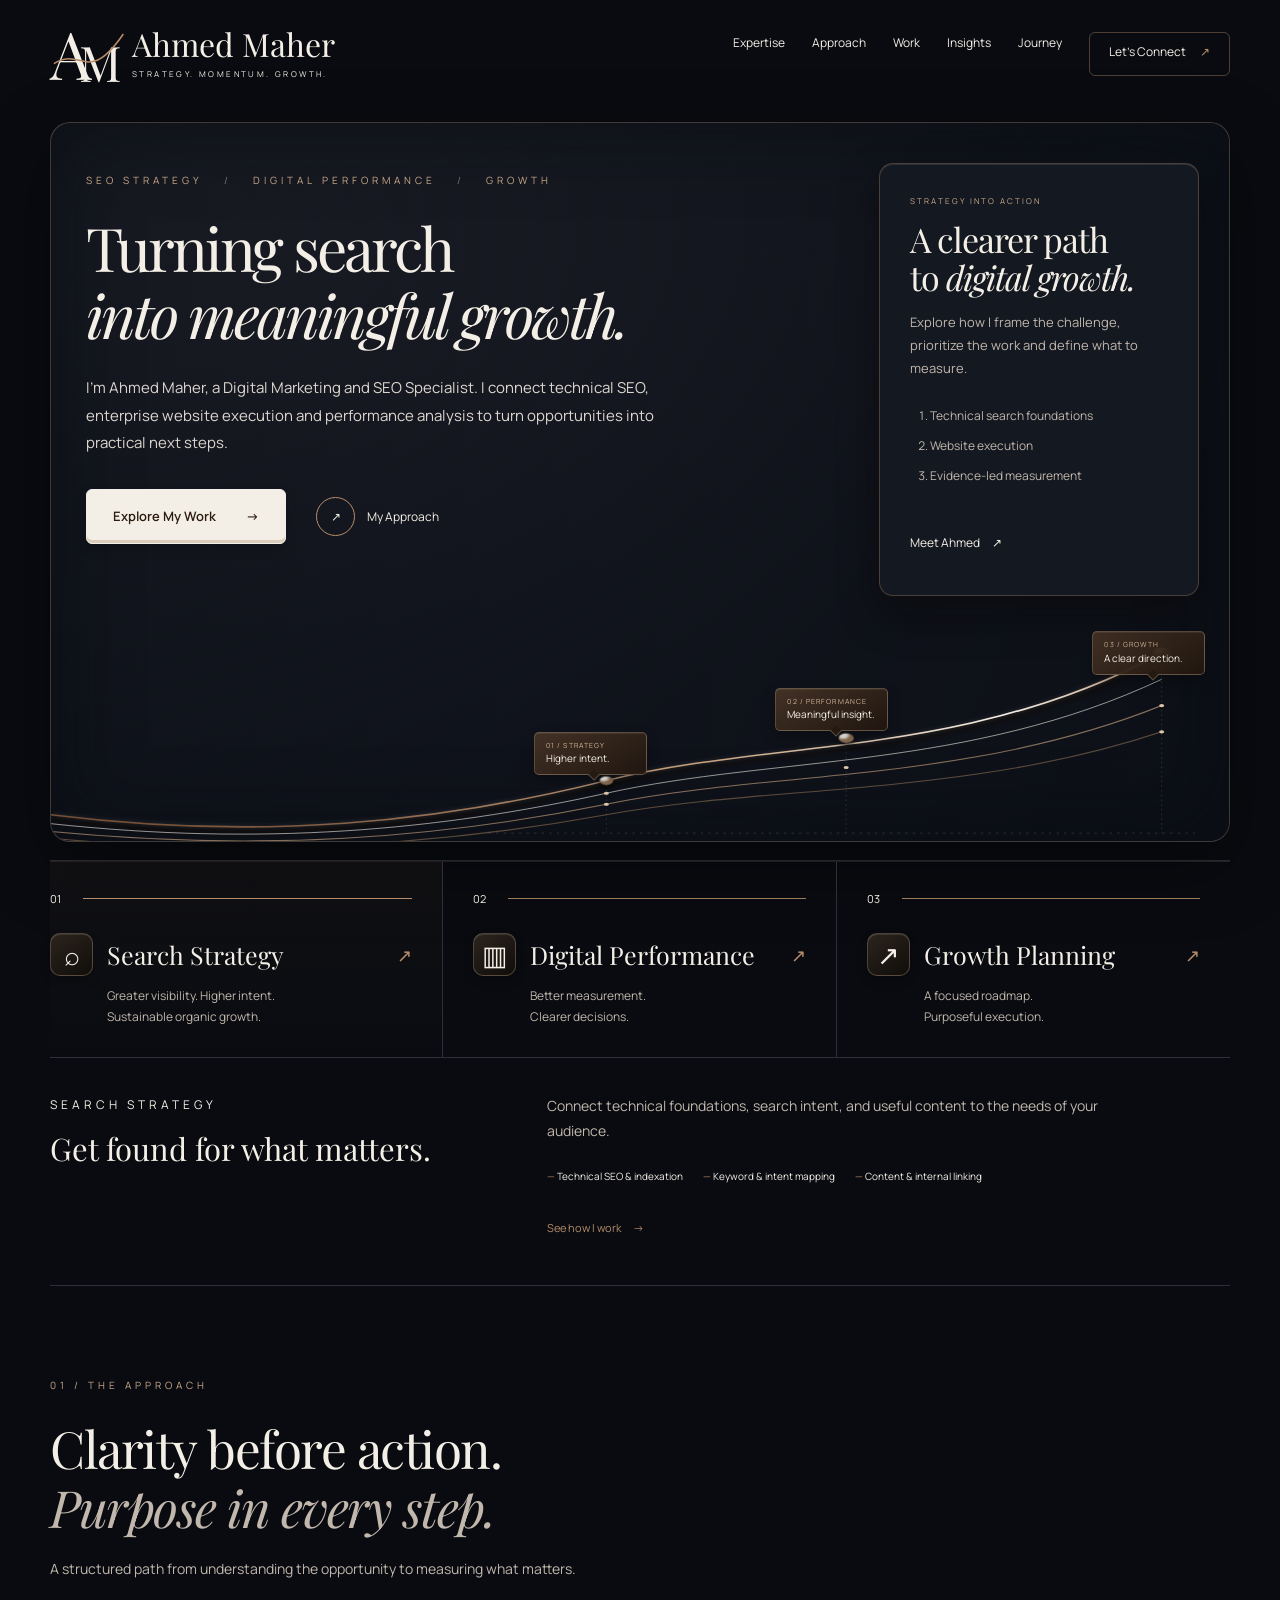
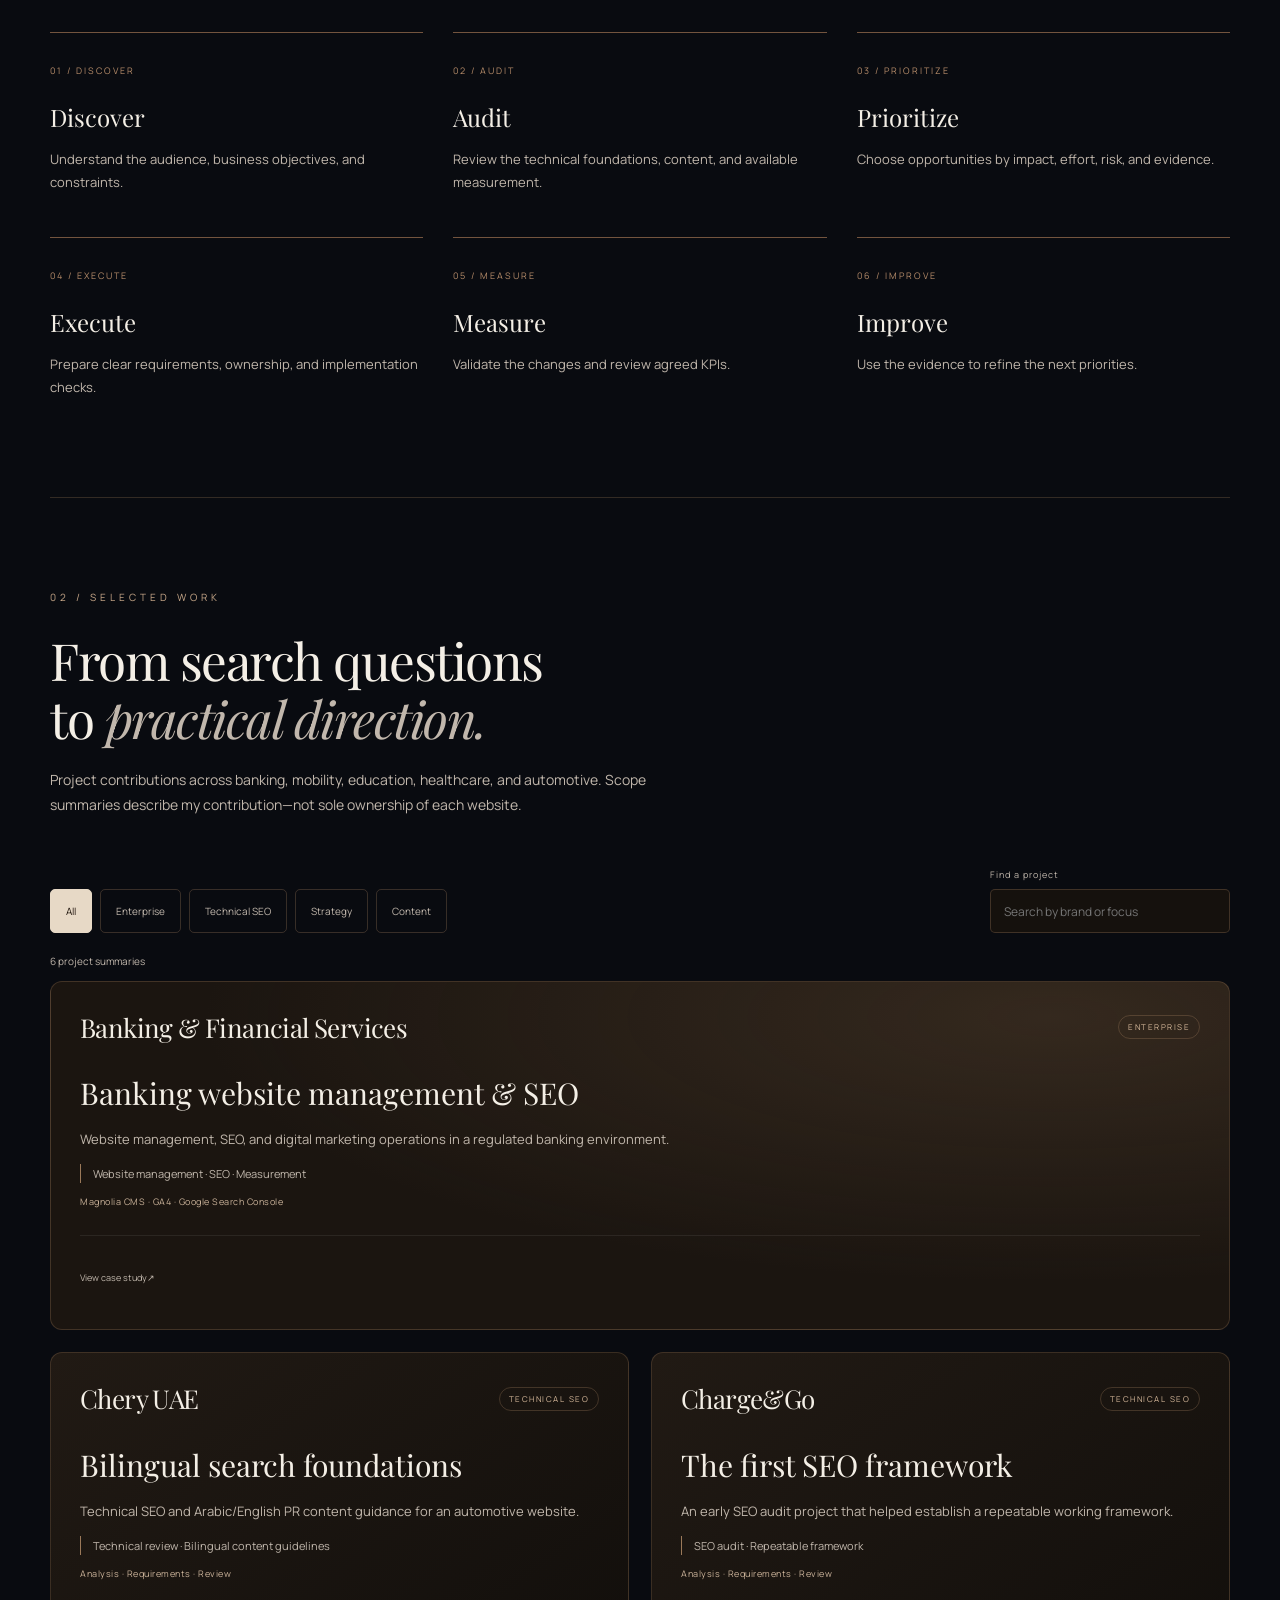
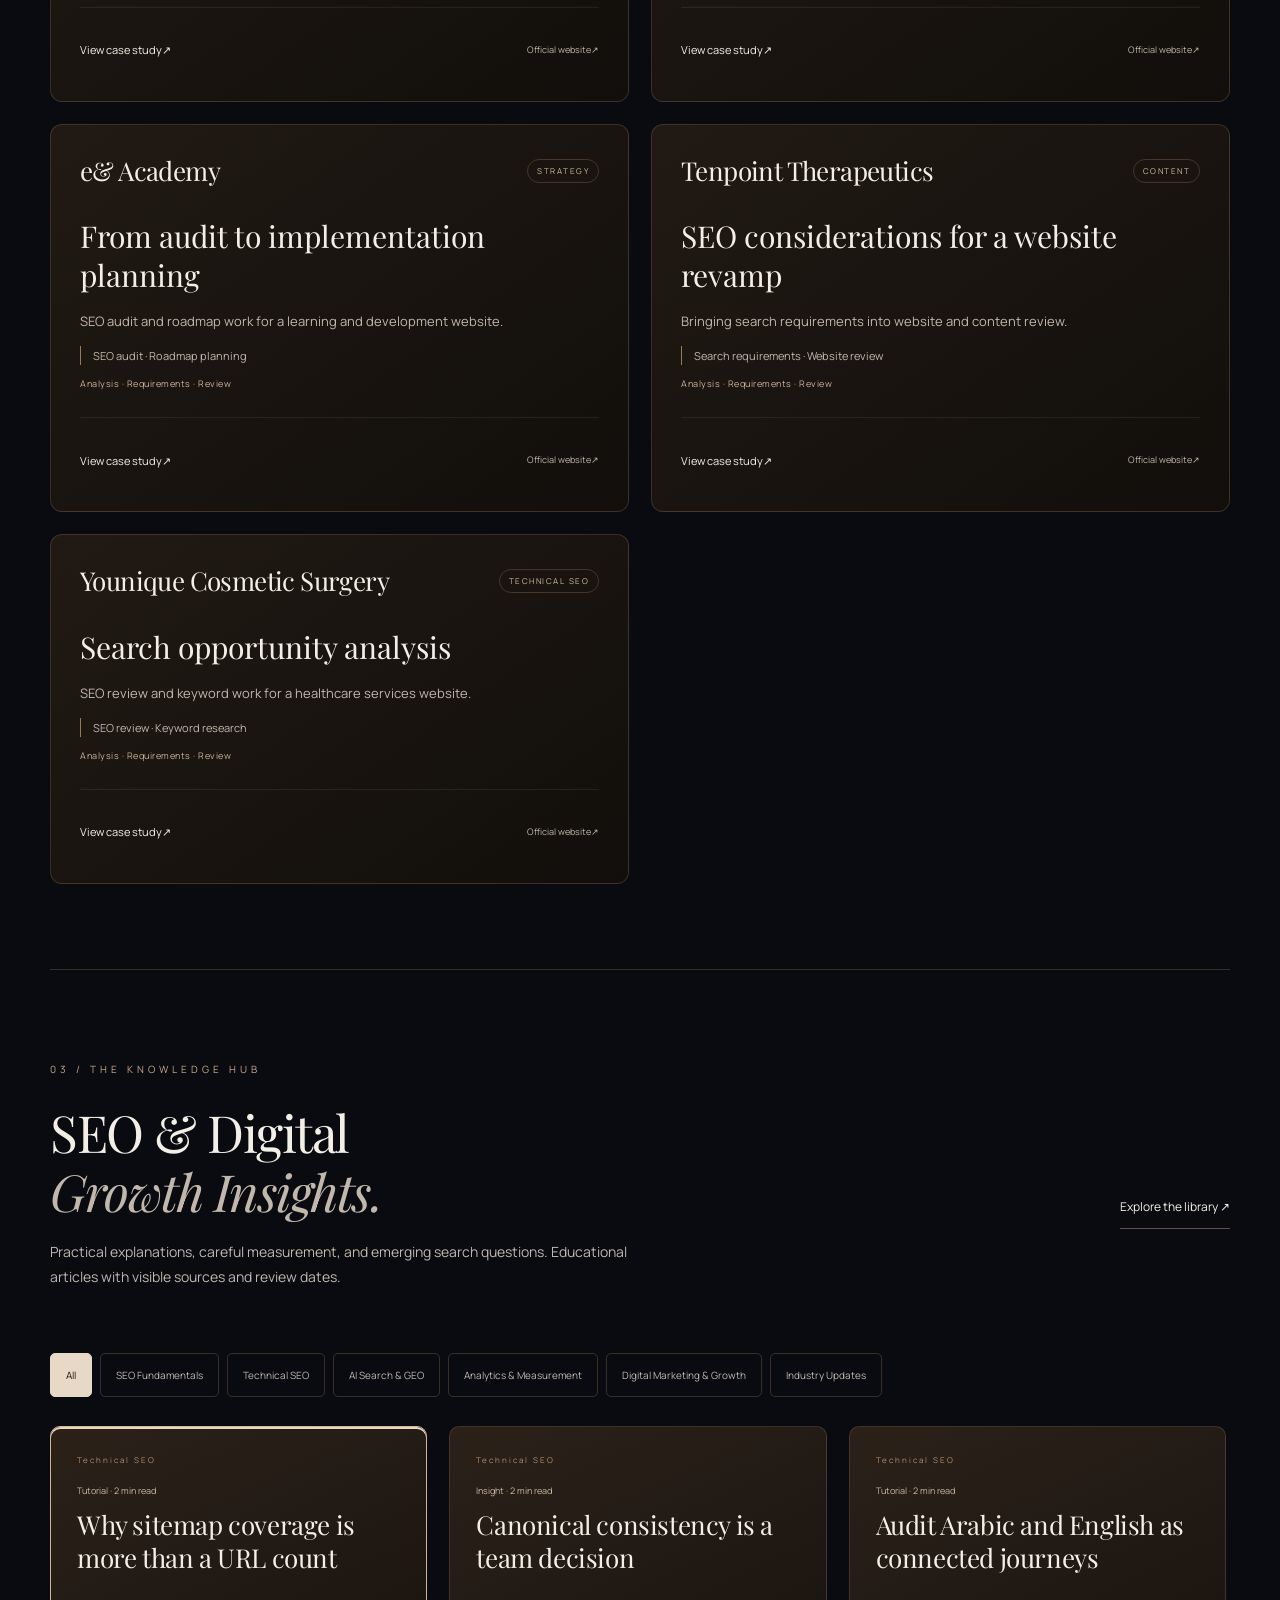
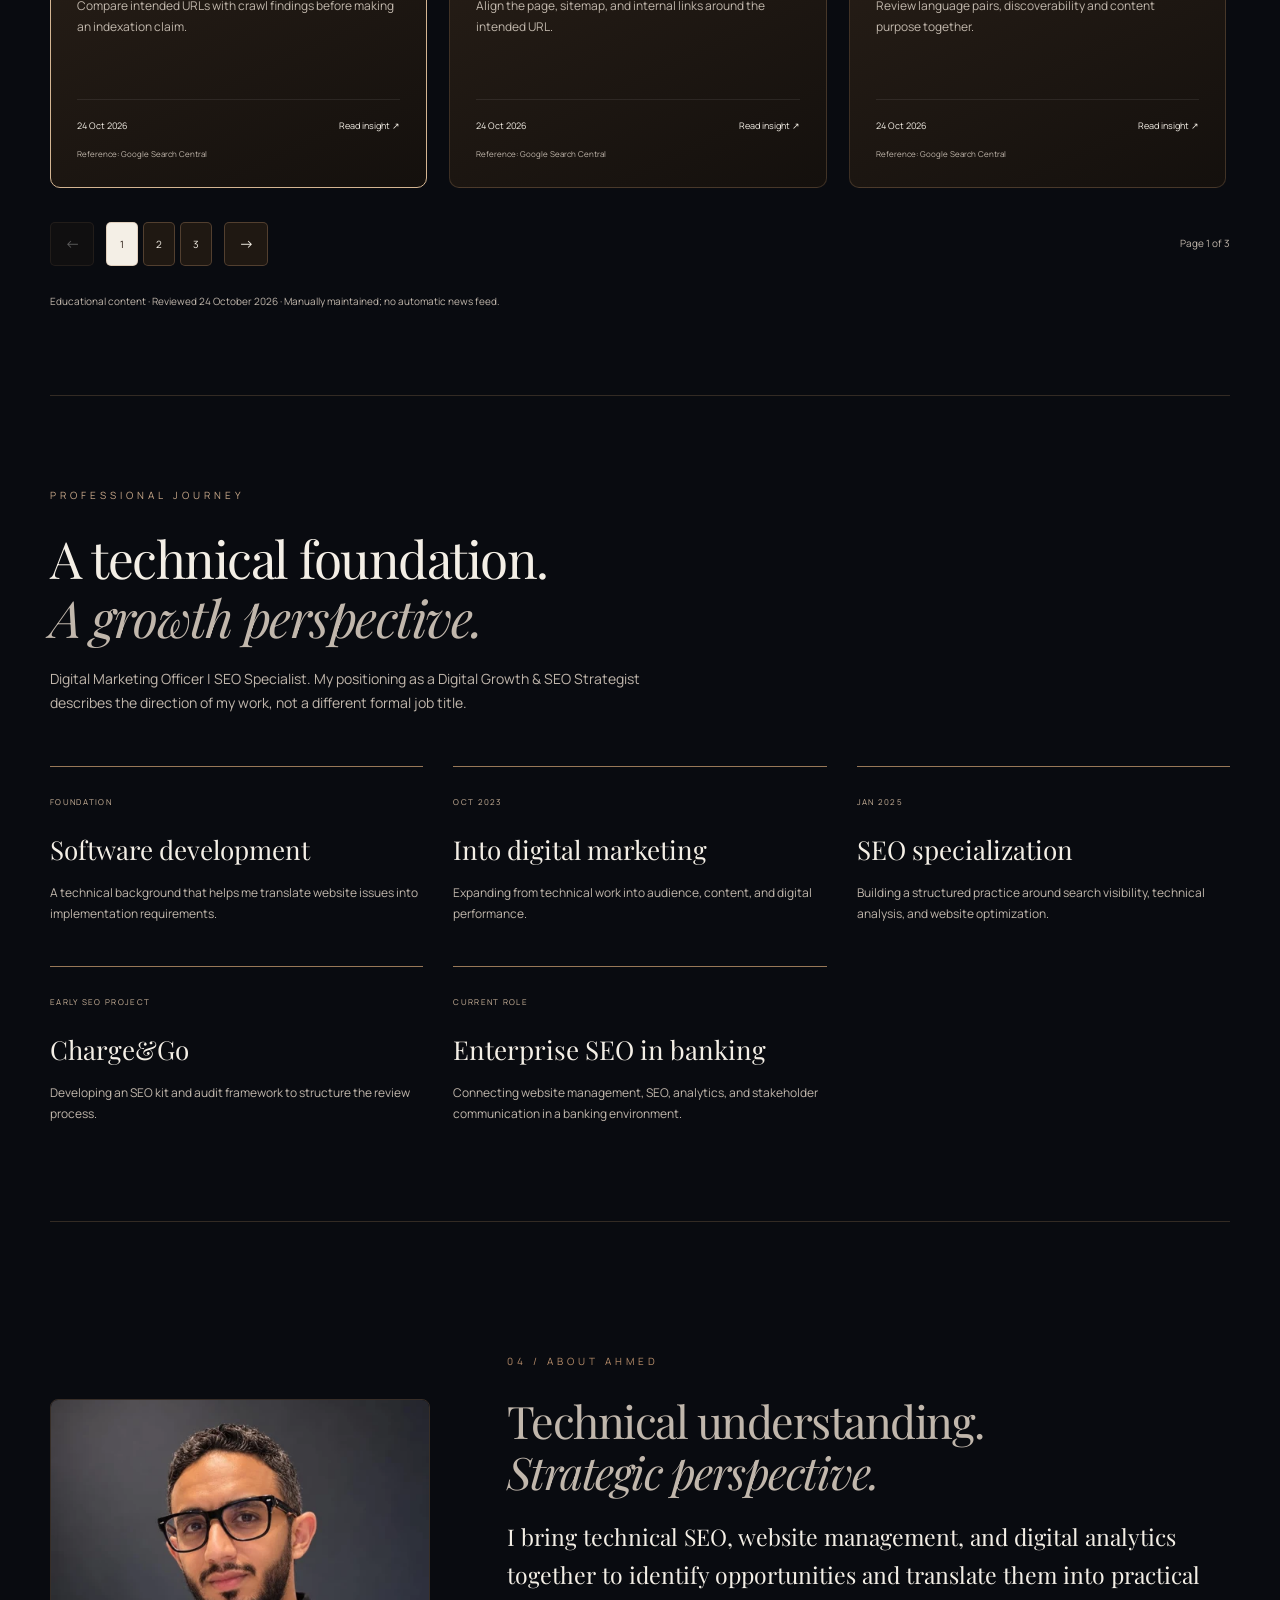
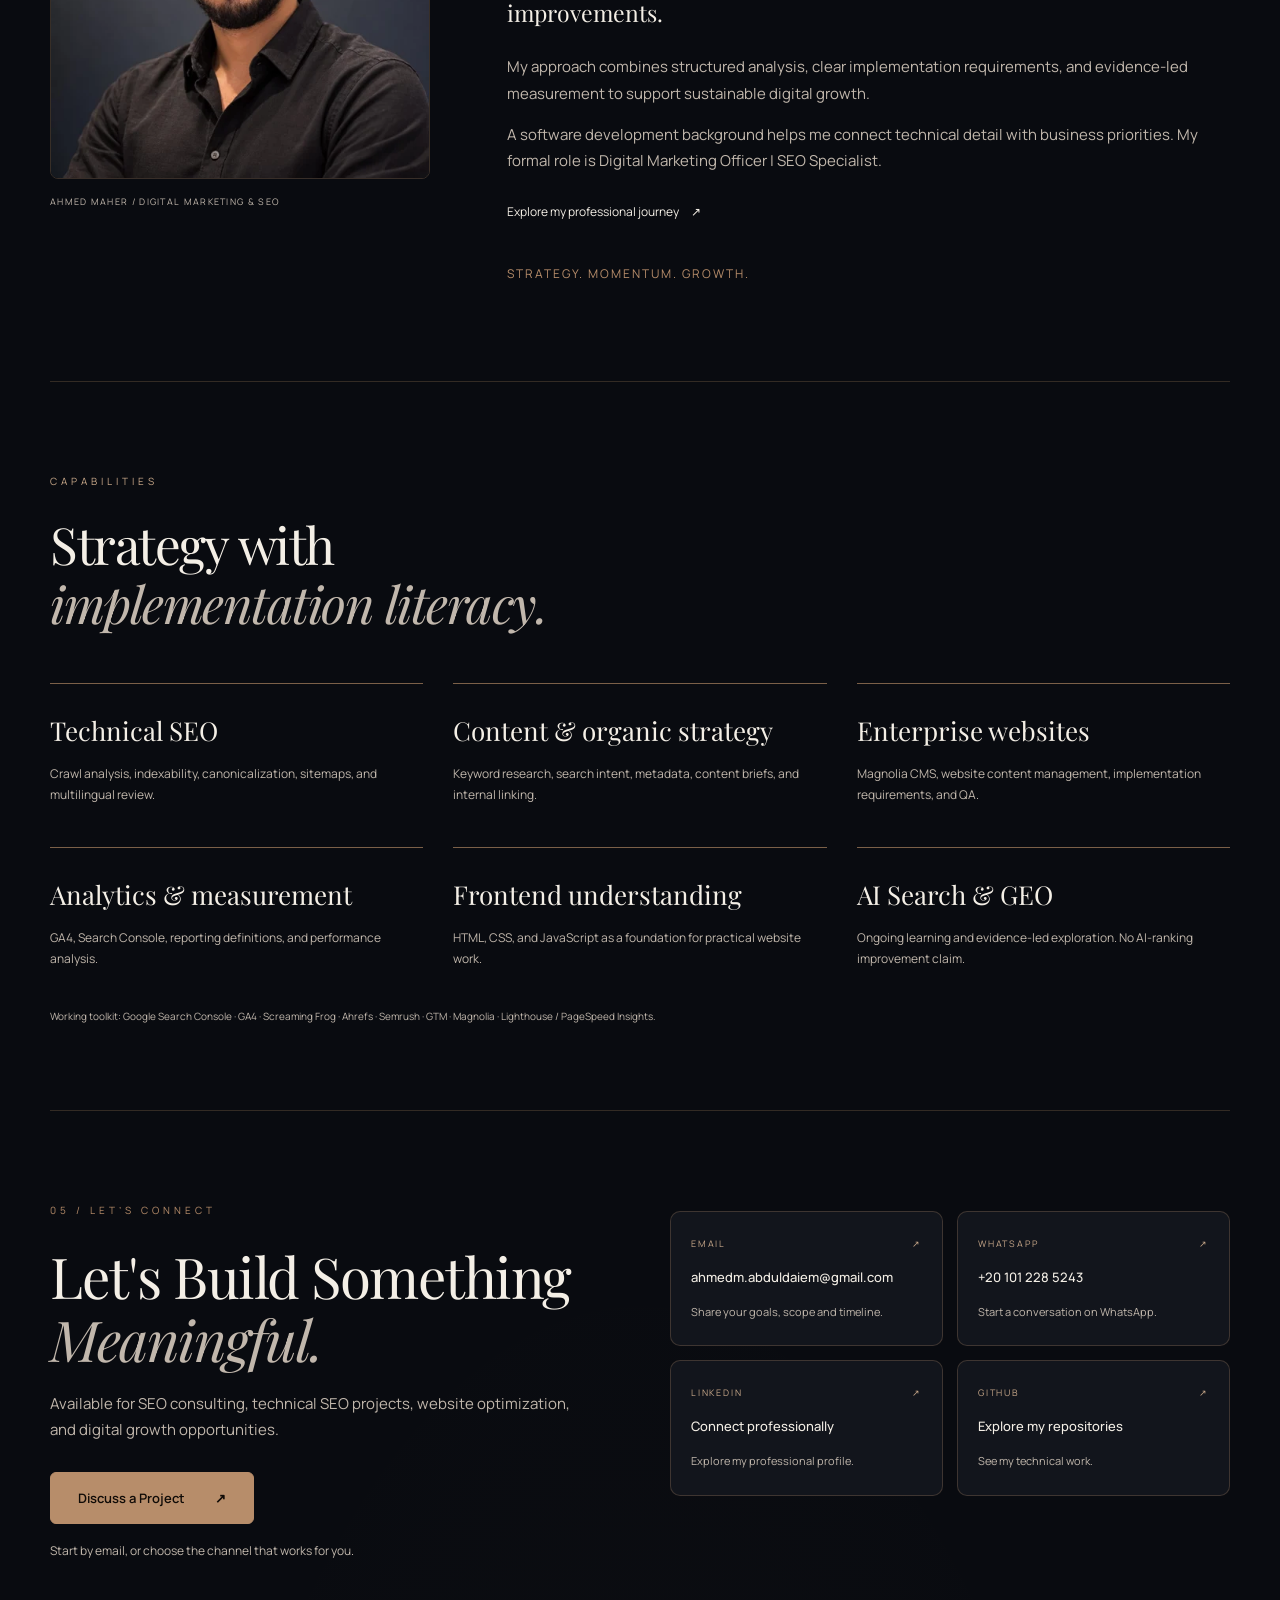
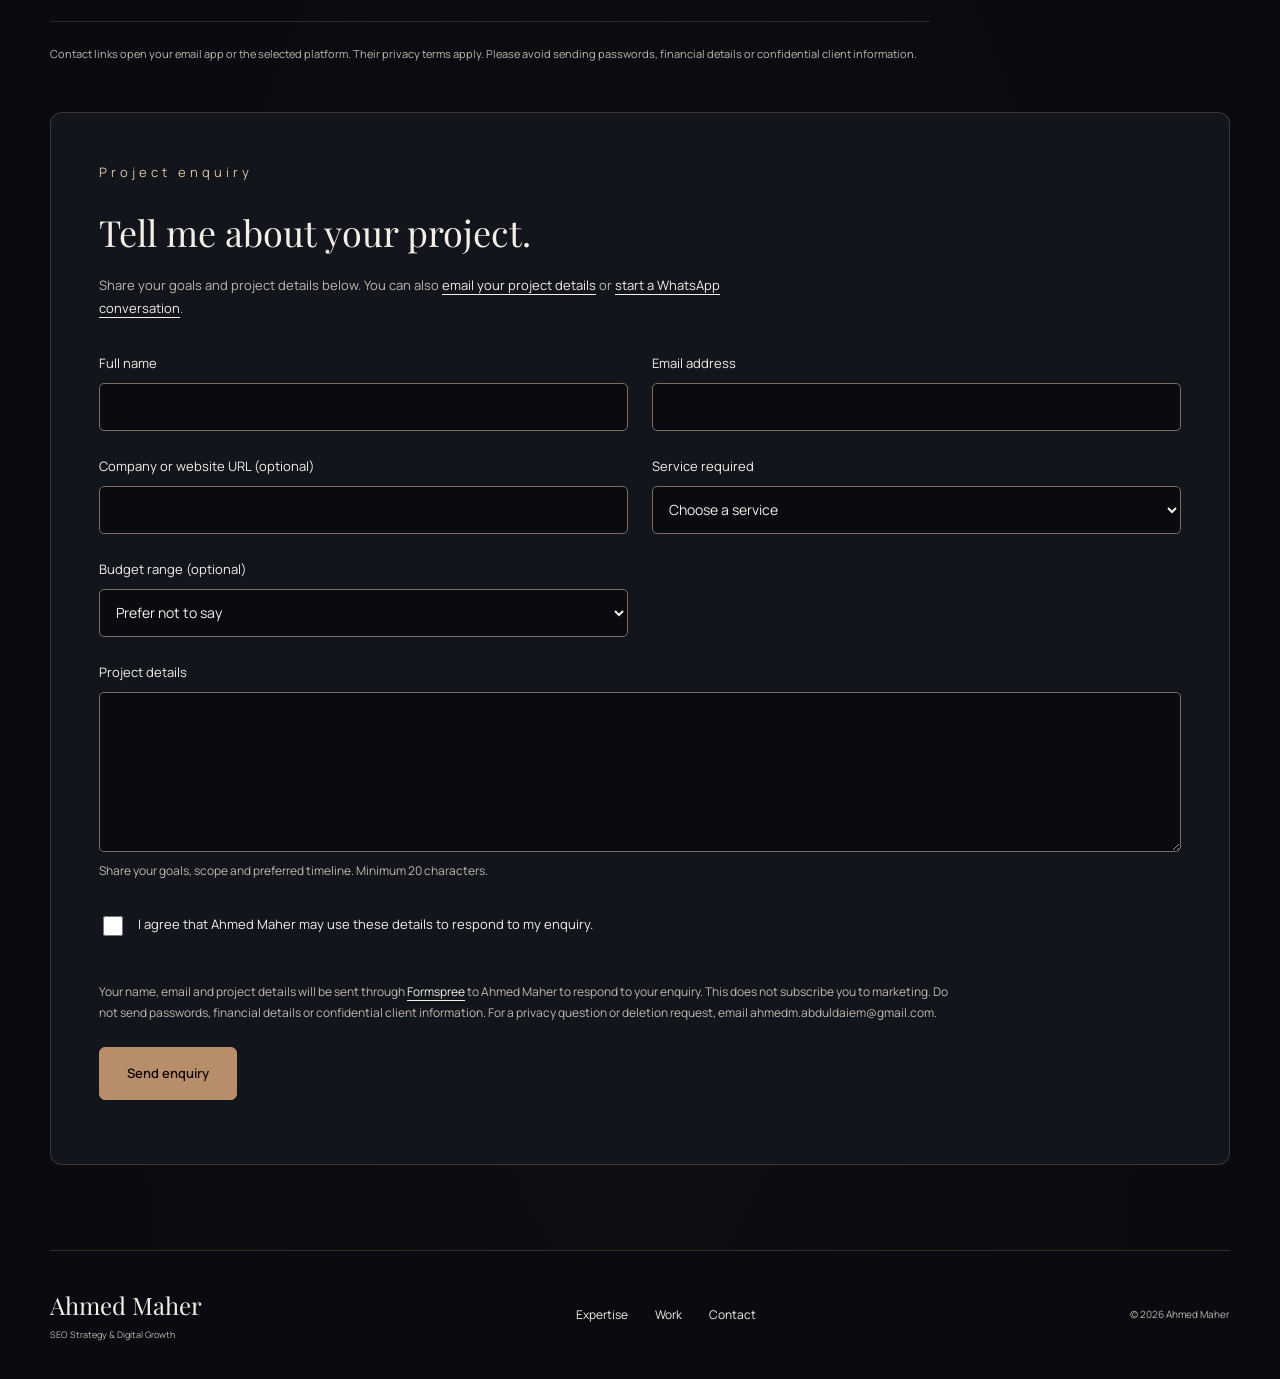
<file: index.html>
<!DOCTYPE html>

<html lang="en"><head><meta charset="utf-8"/><meta content="width=device-width,initial-scale=1" name="viewport"/><title>Ahmed Maher | Digital Marketing &amp; SEO Specialist</title><meta content="Ahmed Maher, Digital Marketing and SEO Specialist. Explore technical SEO, enterprise website management, analytics and practical growth planning." name="description"/><meta content="Ahmed Maher | Digital Marketing &amp; SEO Specialist" property="og:title"/><meta content="Ahmed Maher, Digital Marketing and SEO Specialist. Explore technical SEO, enterprise website management, analytics and practical growth planning." property="og:description"/><meta content="website" property="og:type"/><link href="https://ahmedmabduldaiem-dm.github.io/ahmed-maher-portfolio/" rel="canonical"/><meta content="https://ahmedmabduldaiem-dm.github.io/ahmed-maher-portfolio/" property="og:url"/><link href="assets/icons/favicon.svg" rel="icon" type="image/svg+xml"/><link href="https://fonts.googleapis.com" rel="preconnect"/><link crossorigin="" href="https://fonts.gstatic.com" rel="preconnect"/><link href="https://fonts.googleapis.com/css2?family=Playfair+Display:ital,wght@0,400;0,500;1,400&amp;family=Manrope:wght@400;500;600&amp;display=swap" rel="stylesheet"/><link href="css/styles.css" rel="stylesheet"/><link href="css/portfolio.css" rel="stylesheet"/><script defer="" src="js/main.js"></script><script defer="" src="js/portfolio.js"></script><script type="application/ld+json">{"@context": "https://schema.org", "@type": "Person", "name": "Ahmed Maher", "knowsAbout": ["SEO strategy", "Technical SEO", "Digital performance", "Analytics and measurement"], "url": "https://ahmedmabduldaiem-dm.github.io/ahmed-maher-portfolio/", "jobTitle": "Digital Marketing Officer | SEO Specialist", "sameAs": ["https://www.linkedin.com/in/ahmed-maher-digital-marketing/", "https://github.com/ahmedmabduldaiem-dm"]}</script><meta content="https://ahmedmabduldaiem-dm.github.io/ahmed-maher-portfolio/assets/images/social-card.jpg" property="og:image"/><meta content="1200" property="og:image:width"/><meta content="630" property="og:image:height"/><meta content="Ahmed Maher — Digital Marketing &amp; SEO Specialist" property="og:image:alt"/><meta content="Ahmed Maher" property="og:site_name"/><meta content="summary_large_image" name="twitter:card"/><script src="js/inquiry.js" type="module"></script></head><body>
<a class="skip" href="#main">Skip to content</a><header class="header wrap"><a aria-label="Ahmed Maher home" class="brand" href="#home"><span aria-hidden="true" class="monogram">A<span>M</span><svg viewbox="0 0 100 60"><path d="M5 43 C40 20 48 72 94 5"></path></svg></span><span>Ahmed Maher<small>STRATEGY. MOMENTUM. GROWTH.</small></span></a><button aria-controls="navigation" aria-expanded="false" class="menu-toggle" hidden="">Menu <span aria-hidden="true">☰</span></button><nav aria-label="Main navigation" id="navigation"><a href="#expertise">Expertise</a><a href="#approach">Approach</a><a href="#projects">Work</a><a href="#insights">Insights</a><a href="#journey">Journey</a><a class="connect" href="#contact">Let’s Connect <span aria-hidden="true">↗</span></a></nav></header>
<main id="main"><section class="hero wrap" id="home"><div class="hero-copy"><p class="eyebrow">SEO STRATEGY <span>/</span> DIGITAL PERFORMANCE <span>/</span> GROWTH</p><h1>Turning search<br/><em>into meaningful growth.</em></h1><p class="intro">I’m Ahmed Maher, a Digital Marketing and SEO Specialist. I connect technical SEO, enterprise website execution and performance analysis to turn opportunities into practical next steps.</p><div class="actions"><a class="button" href="#projects">Explore My Work <span aria-hidden="true">→</span></a><a class="text-link" href="#approach"><span aria-hidden="true" class="circle">↗</span> My Approach</a></div></div><aside aria-labelledby="lead-heading" class="lead-card"><p class="eyebrow">STRATEGY INTO ACTION</p><h2>A clearer path<br/> to <em>digital growth.</em></h2><p class="lead-intro">Explore how I frame the challenge, prioritize the work and define what to measure.</p><ol class="hero-focus"><li>Technical search foundations</li><li>Website execution</li><li>Evidence-led measurement</li></ol><a class="text-link" href="#about">Meet Ahmed <span aria-hidden="true">↗</span></a></aside><div aria-hidden="true" class="growth growth-sculpted"><svg preserveaspectratio="none" viewbox="0 0 1400 400"><defs><lineargradient id="ribbon" x1="0" x2="1" y1="1" y2="0"><stop stop-color="#6e4931"></stop><stop offset=".48" stop-color="#c6a17f"></stop><stop offset=".75" stop-color="#f4efe6"></stop><stop offset="1" stop-color="#b68b67"></stop></lineargradient><radialgradient cx=".3" cy=".2" id="pearl"><stop stop-color="#fffdf8"></stop><stop offset=".45" stop-color="#f4efe6"></stop><stop offset="1" stop-color="#8e7057"></stop></radialgradient><filter height="200%" id="depth" width="160%" x="-30%" y="-50%"><fedropshadow dx="0" dy="5" flood-color="#000" flood-opacity=".8" stddeviation="4"></fedropshadow></filter></defs><g class="graph-guides"><path d="M660 285V385M945 204V385M1320 42V385"></path><path d="M520 385H1360"></path></g><g class="ribbon-shadow"><path d="M0 350 C250 400 460 365 660 285 S1090 242 1320 42"></path></g><g class="curves"><path d="M0 350 C250 400 460 365 660 285 S1090 242 1320 42"></path><path d="M0 367 C250 410 460 380 660 309 S1090 265 1320 92"></path><path d="M0 382 C250 420 460 395 660 330 S1090 290 1320 142"></path><path d="M0 395 C250 430 460 408 660 350 S1090 315 1320 192"></path></g><g class="graph-minor"><circle cx="660" cy="309" r="3"></circle><circle cx="660" cy="330" r="3"></circle><circle cx="945" cy="260" r="3"></circle><circle cx="1320" cy="142" r="3"></circle><circle cx="1320" cy="192" r="3"></circle></g><g class="nodes" filter="url(#depth)"><circle cx="660" cy="285" r="8"></circle><circle cx="945" cy="204" r="9"></circle><circle cx="1320" cy="42" r="11"></circle></g></svg><span class="graph-tag tag-strategy"><small>01 / STRATEGY</small><strong>Higher intent.</strong></span><span class="graph-tag tag-performance"><small>02 / PERFORMANCE</small><strong>Meaningful insight.</strong></span><span class="graph-tag tag-growth"><small>03 / GROWTH</small><strong>A clear direction.</strong></span></div></section>
<section aria-label="Expertise" class="expertise wrap" id="expertise"><div aria-label="Explore expertise" class="expertise-select"><button aria-controls="expertise-detail" aria-expanded="true" class="expertise-choice selected" data-expertise="0"><span class="number">01</span><span class="expertise-title"><span aria-hidden="true" class="service-icon">⌕</span>Search Strategy <span class="arrow">↗</span></span><span class="service-summary">Greater visibility. Higher intent.<br/>Sustainable organic growth.</span></button><button aria-controls="expertise-detail" aria-expanded="false" class="expertise-choice" data-expertise="1"><span class="number">02</span><span class="expertise-title"><span aria-hidden="true" class="service-icon">▥</span>Digital Performance <span class="arrow">↗</span></span><span class="service-summary">Better measurement.<br/>Clearer decisions.</span></button><button aria-controls="expertise-detail" aria-expanded="false" class="expertise-choice" data-expertise="2"><span class="number">03</span><span class="expertise-title"><span aria-hidden="true" class="service-icon">↗</span>Growth Planning <span class="arrow">↗</span></span><span class="service-summary">A focused roadmap.<br/>Purposeful execution.</span></button></div><noscript><p>Digital Performance: GA4 and Search Console analysis, measurement requirements, and performance reporting. Growth Planning: opportunity prioritization, implementation requirements, and KPI planning.</p></noscript><div aria-live="polite" class="expertise-detail" id="expertise-detail"><p class="eyebrow">SEARCH STRATEGY</p><h2>Get found for what matters.</h2><p>Connect technical foundations, search intent, and useful content to the needs of your audience.</p><ul><li>Technical SEO &amp; indexation</li><li>Keyword &amp; intent mapping</li><li>Content &amp; internal linking</li></ul><a class="text-link" href="#approach">See how I work <span aria-hidden="true">→</span></a></div></section>
<section class="section wrap" id="approach"><div class="section-heading"><p class="eyebrow">01 / THE APPROACH</p><h2>Clarity before action.<br/><em>Purpose in every step.</em></h2><p>A structured path from understanding the opportunity to measuring what matters.</p></div><div class="process"><article><span>01 / DISCOVER</span><h3>Discover</h3><p>Understand the audience, business objectives, and constraints.</p></article><article><span>02 / AUDIT</span><h3>Audit</h3><p>Review the technical foundations, content, and available measurement.</p></article><article><span>03 / PRIORITIZE</span><h3>Prioritize</h3><p>Choose opportunities by impact, effort, risk, and evidence.</p></article><article><span>04 / EXECUTE</span><h3>Execute</h3><p>Prepare clear requirements, ownership, and implementation checks.</p></article><article><span>05 / MEASURE</span><h3>Measure</h3><p>Validate the changes and review agreed KPIs.</p></article><article><span>06 / IMPROVE</span><h3>Improve</h3><p>Use the evidence to refine the next priorities.</p></article></div></section>
<section class="section wrap" id="projects"><div class="section-heading"><p class="eyebrow">02 / SELECTED WORK</p><h2>From search questions<br/>to <em>practical direction.</em></h2><p>Project contributions across banking, mobility, education, healthcare, and automotive. Scope summaries describe my contribution—not sole ownership of each website.</p></div><div class="portfolio-tools" hidden=""><div aria-label="Project categories" class="filter-row"><button aria-pressed="true" data-project-filter="All" type="button">All</button><button aria-pressed="false" data-project-filter="Enterprise" type="button">Enterprise</button><button aria-pressed="false" data-project-filter="Technical SEO" type="button">Technical SEO</button><button aria-pressed="false" data-project-filter="Strategy" type="button">Strategy</button><button aria-pressed="false" data-project-filter="Content" type="button">Content</button></div><label class="search-label">Find a project<input id="project-search" placeholder="Search by brand or focus" type="search"/></label></div><p class="result-count" id="project-count" role="status">6 project summaries</p><div class="project-grid"><article class="project-card" data-category="Enterprise" data-search="banking &amp; financial services banking website management &amp; seo website management, seo, and digital marketing operations in a regulated banking environment."><div class="project-top"><span class="brand-text">Banking &amp; Financial Services</span><span class="pill">Enterprise</span></div><h3><a href="projects/banking-seo/index.html">Banking website management &amp; SEO</a></h3><p>Website management, SEO, and digital marketing operations in a regulated banking environment.</p><p class="project-status">Website management · SEO · Measurement</p><div class="project-meta">Magnolia CMS · GA4 · Google Search Console</div><div class="card-actions"><a href="projects/banking-seo/index.html">View case study <span aria-hidden="true">↗</span></a></div></article><article class="project-card" data-category="Technical SEO" data-search="chery uae bilingual search foundations technical seo and arabic/english pr content guidance for an automotive website."><div class="project-top"><span class="brand-text">Chery UAE</span><span class="pill">Technical SEO</span></div><h3><a href="projects/chery-uae/index.html">Bilingual search foundations</a></h3><p>Technical SEO and Arabic/English PR content guidance for an automotive website.</p><p class="project-status">Technical review · Bilingual content guidelines</p><div class="project-meta">Analysis · Requirements · Review</div><div class="card-actions"><a href="projects/chery-uae/index.html">View case study <span aria-hidden="true">↗</span></a><a href="https://cheryuae.com/en" rel="noopener noreferrer" target="_blank">Official website <span aria-hidden="true">↗</span></a></div></article><article class="project-card" data-category="Technical SEO" data-search="charge&amp;go the first seo framework an early seo audit project that helped establish a repeatable working framework."><div class="project-top"><span class="brand-text">Charge&amp;Go</span><span class="pill">Technical SEO</span></div><h3><a href="projects/charge-and-go/index.html">The first SEO framework</a></h3><p>An early SEO audit project that helped establish a repeatable working framework.</p><p class="project-status">SEO audit · Repeatable framework</p><div class="project-meta">Analysis · Requirements · Review</div><div class="card-actions"><a href="projects/charge-and-go/index.html">View case study <span aria-hidden="true">↗</span></a><a href="https://www.chargeandgo.ae/en" rel="noopener noreferrer" target="_blank">Official website <span aria-hidden="true">↗</span></a></div></article><article class="project-card" data-category="Strategy" data-search="e&amp; academy from audit to implementation planning seo audit and roadmap work for a learning and development website."><div class="project-top"><span class="brand-text">e&amp; Academy</span><span class="pill">Strategy</span></div><h3><a href="projects/e-and-academy/index.html">From audit to implementation planning</a></h3><p>SEO audit and roadmap work for a learning and development website.</p><p class="project-status">SEO audit · Roadmap planning</p><div class="project-meta">Analysis · Requirements · Review</div><div class="card-actions"><a href="projects/e-and-academy/index.html">View case study <span aria-hidden="true">↗</span></a><a href="https://www.ea.ae/" rel="noopener noreferrer" target="_blank">Official website <span aria-hidden="true">↗</span></a></div></article><article class="project-card" data-category="Content" data-search="tenpoint therapeutics seo considerations for a website revamp bringing search requirements into website and content review."><div class="project-top"><span class="brand-text">Tenpoint Therapeutics</span><span class="pill">Content</span></div><h3><a href="projects/tenpoint/index.html">SEO considerations for a website revamp</a></h3><p>Bringing search requirements into website and content review.</p><p class="project-status">Search requirements · Website review</p><div class="project-meta">Analysis · Requirements · Review</div><div class="card-actions"><a href="projects/tenpoint/index.html">View case study <span aria-hidden="true">↗</span></a><a href="https://tenpointtherapeutics.com/" rel="noopener noreferrer" target="_blank">Official website <span aria-hidden="true">↗</span></a></div></article><article class="project-card" data-category="Technical SEO" data-search="younique cosmetic surgery search opportunity analysis seo review and keyword work for a healthcare services website."><div class="project-top"><span class="brand-text">Younique Cosmetic Surgery</span><span class="pill">Technical SEO</span></div><h3><a href="projects/younique-surgery/index.html">Search opportunity analysis</a></h3><p>SEO review and keyword work for a healthcare services website.</p><p class="project-status">SEO review · Keyword research</p><div class="project-meta">Analysis · Requirements · Review</div><div class="card-actions"><a href="projects/younique-surgery/index.html">View case study <span aria-hidden="true">↗</span></a><a href="https://www.youniquecosmeticsurgery.com/" rel="noopener noreferrer" target="_blank">Official website <span aria-hidden="true">↗</span></a></div></article></div><p hidden="" id="project-empty">No projects match. Try a different search or category.</p></section><section class="section wrap knowledge" id="insights"><div class="hub-heading"><div class="section-heading"><p class="eyebrow">03 / THE KNOWLEDGE HUB</p><h2>SEO &amp; Digital<br/><em>Growth Insights.</em></h2><p>Practical explanations, careful measurement, and emerging search questions. Educational articles with visible sources and review dates.</p></div><a class="text-link" href="insights/index.html">Explore the library ↗</a></div><div aria-label="Insight categories" class="filter-row hub-filter" hidden=""><button aria-pressed="true" data-insight-filter="All" type="button">All</button><button aria-pressed="false" data-insight-filter="SEO Fundamentals" type="button">SEO Fundamentals</button><button aria-pressed="false" data-insight-filter="Technical SEO" type="button">Technical SEO</button><button aria-pressed="false" data-insight-filter="AI Search &amp; GEO" type="button">AI Search &amp; GEO</button><button aria-pressed="false" data-insight-filter="Analytics &amp; Measurement" type="button">Analytics &amp; Measurement</button><button aria-pressed="false" data-insight-filter="Digital Marketing &amp; Growth" type="button">Digital Marketing &amp; Growth</button><button aria-pressed="false" data-insight-filter="Industry Updates" type="button">Industry Updates</button></div><div aria-label="SEO and digital growth insights" aria-roledescription="carousel" class="carousel" role="region"><div aria-label="Scrollable articles; use left and right arrow keys" class="insight-track" id="insight-track" tabindex="0"><article class="insight-card" data-insight-category="Technical SEO"><p class="eyebrow">Technical SEO</p><p class="insight-meta">Tutorial · 2 min read</p><h3><a href="insights/sitemap-coverage/index.html">Why sitemap coverage is more than a URL count</a></h3><p>Compare intended URLs with crawl findings before making an indexation claim.</p><div class="insight-bottom"><time datetime="2026-10-24">24 Oct 2026</time><a href="insights/sitemap-coverage/index.html">Read insight ↗</a></div><small class="source-credit">Reference: Google Search Central</small></article><article class="insight-card" data-insight-category="Technical SEO"><p class="eyebrow">Technical SEO</p><p class="insight-meta">Insight · 2 min read</p><h3><a href="insights/canonical-consistency/index.html">Canonical consistency is a team decision</a></h3><p>Align the page, sitemap, and internal links around the intended URL.</p><div class="insight-bottom"><time datetime="2026-10-24">24 Oct 2026</time><a href="insights/canonical-consistency/index.html">Read insight ↗</a></div><small class="source-credit">Reference: Google Search Central</small></article><article class="insight-card" data-insight-category="Technical SEO"><p class="eyebrow">Technical SEO</p><p class="insight-meta">Tutorial · 2 min read</p><h3><a href="insights/multilingual-audit/index.html">Audit Arabic and English as connected journeys</a></h3><p>Review language pairs, discoverability and content purpose together.</p><div class="insight-bottom"><time datetime="2026-10-24">24 Oct 2026</time><a href="insights/multilingual-audit/index.html">Read insight ↗</a></div><small class="source-credit">Reference: Google Search Central</small></article><article class="insight-card" data-insight-category="AI Search &amp; GEO"><p class="eyebrow">AI Search &amp; GEO</p><p class="insight-meta">Analysis · 2 min read</p><h3><a href="insights/ai-search-foundations/index.html">AI search: keep the foundations, test the hypotheses</a></h3><p>Distinguish published guidance from experimental discoverability ideas.</p><div class="insight-bottom"><time datetime="2026-10-24">24 Oct 2026</time><a href="insights/ai-search-foundations/index.html">Read insight ↗</a></div><small class="source-credit">Reference: Google Search Central</small></article><article class="insight-card" data-insight-category="Analytics &amp; Measurement"><p class="eyebrow">Analytics &amp; Measurement</p><p class="insight-meta">Insight · 2 min read</p><h3><a href="insights/organic-business-outcomes/index.html">Connect organic search to business outcomes carefully</a></h3><p>Keep visits, event counts, submissions and qualified leads distinct.</p><div class="insight-bottom"><time datetime="2026-10-24">24 Oct 2026</time><a href="insights/organic-business-outcomes/index.html">Read insight ↗</a></div><small class="source-credit">Reference: Google Analytics Help</small></article><article class="insight-card" data-insight-category="Digital Marketing &amp; Growth"><p class="eyebrow">Digital Marketing &amp; Growth</p><p class="insight-meta">Opinion · 2 min read</p><h3><a href="insights/prioritize-seo/index.html">Turn an SEO backlog into a useful growth plan</a></h3><p>Use impact, effort, dependencies and validation to choose the next step.</p><div class="insight-bottom"><time datetime="2026-10-24">24 Oct 2026</time><a href="insights/prioritize-seo/index.html">Read insight ↗</a></div><small class="source-credit">Reference: Google Search Central</small></article><article class="insight-card" data-insight-category="SEO Fundamentals"><p class="eyebrow">SEO Fundamentals</p><p class="insight-meta">Insight · 2 min read</p><h3><a href="insights/search-intent/index.html">Start keyword planning with a useful audience question</a></h3><p>Connect the search question to a page purpose before optimizing individual words.</p><div class="insight-bottom"><time datetime="2026-10-24">24 Oct 2026</time><a href="insights/search-intent/index.html">Read insight ↗</a></div><small class="source-credit">Reference: Google Search Central</small></article></div><p hidden="" id="insight-empty">No verified industry updates are published yet. Explore the educational articles in another category.</p><div class="carousel-controls" hidden=""><button aria-label="Previous insights" id="insight-prev" type="button">←</button><div aria-label="Insight pages" class="carousel-pages"></div><button aria-label="Next insights" id="insight-next" type="button">→</button><span aria-live="polite" class="result-count" id="carousel-status"></span></div></div><p class="editorial-note">Educational content · Reviewed 24 October 2026 · Manually maintained; no automatic news feed.</p></section><section class="section wrap" id="journey"><div class="section-heading"><p class="eyebrow">PROFESSIONAL JOURNEY</p><h2>A technical foundation.<br/><em>A growth perspective.</em></h2><p>Digital Marketing Officer | SEO Specialist. My positioning as a Digital Growth &amp; SEO Strategist describes the direction of my work, not a different formal job title.</p></div><ol class="journey-list"><li><span>FOUNDATION</span><h3>Software development</h3><p>A technical background that helps me translate website issues into implementation requirements.</p></li><li><span>OCT 2023</span><h3>Into digital marketing</h3><p>Expanding from technical work into audience, content, and digital performance.</p></li><li><span>JAN 2025</span><h3>SEO specialization</h3><p>Building a structured practice around search visibility, technical analysis, and website optimization.</p></li><li><span>EARLY SEO PROJECT</span><h3>Charge&amp;Go</h3><p>Developing an SEO kit and audit framework to structure the review process.</p></li><li><span>CURRENT ROLE</span><h3>Enterprise SEO in banking</h3><p>Connecting website management, SEO, analytics, and stakeholder communication in a banking environment.</p></li></ol></section><section class="section wrap about" id="about"><figure class="portrait-frame"><picture><source sizes="(max-width:800px) 85vw, 380px" srcset="assets/images/ahmed-maher-portrait-480.webp 480w, assets/images/ahmed-maher-portrait-800.webp 800w, assets/images/ahmed-maher-portrait.webp 1254w" type="image/webp"/><img alt="Ahmed Maher, Digital Marketing and SEO Specialist." decoding="async" height="800" loading="lazy" src="assets/images/ahmed-maher-portrait-800.webp" width="800"/></picture><figcaption>AHMED MAHER / DIGITAL MARKETING &amp; SEO</figcaption></figure><div class="about-copy"><p class="eyebrow">04 / ABOUT AHMED</p><h2>Technical understanding.<br/><em>Strategic perspective.</em></h2><p class="large-copy">I bring technical SEO, website management, and digital analytics together to identify opportunities and translate them into practical improvements.</p><p>My approach combines structured analysis, clear implementation requirements, and evidence-led measurement to support sustainable digital growth.</p><p>A software development background helps me connect technical detail with business priorities. My formal role is Digital Marketing Officer | SEO Specialist.</p><a class="text-link" href="#journey">Explore my professional journey <span aria-hidden="true">↗</span></a><p class="signature">STRATEGY. MOMENTUM. GROWTH.</p></div></section>
<section class="section wrap" id="capabilities"><div class="section-heading"><p class="eyebrow">CAPABILITIES</p><h2>Strategy with<br/><em>implementation literacy.</em></h2></div><div class="capability-grid"><article><h3>Technical SEO</h3><p>Crawl analysis, indexability, canonicalization, sitemaps, and multilingual review.</p></article><article><h3>Content &amp; organic strategy</h3><p>Keyword research, search intent, metadata, content briefs, and internal linking.</p></article><article><h3>Enterprise websites</h3><p>Magnolia CMS, website content management, implementation requirements, and QA.</p></article><article><h3>Analytics &amp; measurement</h3><p>GA4, Search Console, reporting definitions, and performance analysis.</p></article><article><h3>Frontend understanding</h3><p>HTML, CSS, and JavaScript as a foundation for practical website work.</p></article><article><h3>AI Search &amp; GEO</h3><p>Ongoing learning and evidence-led exploration. No AI-ranking improvement claim.</p></article></div><p class="editorial-note">Working toolkit: Google Search Console · GA4 · Screaming Frog · Ahrefs · Semrush · GTM · Magnolia · Lighthouse / PageSpeed Insights.</p></section><section aria-labelledby="contact-heading" class="section wrap contact" id="contact"><div class="contact-intro"><p class="eyebrow">05 / LET’S CONNECT</p><h2 id="contact-heading">Let's Build Something <em>Meaningful.</em></h2><p class="contact-description">Available for SEO consulting, technical SEO projects, website optimization, and digital growth opportunities.</p><a class="button contact-primary" href="#project-inquiry">Discuss a Project <span aria-hidden="true">↗</span></a><p class="contact-helper">Start by email, or choose the channel that works for you.</p></div><div class="contact-channel-grid"><a class="contact-channel" href="mailto:ahmedm.abduldaiem@gmail.com"><span class="channel-label">EMAIL <span aria-hidden="true">↗</span></span><strong>ahmedm.abduldaiem@gmail.com</strong><span class="channel-description">Share your goals, scope and timeline.</span></a><a class="contact-channel" href="https://wa.me/201012285243" rel="noopener noreferrer" target="_blank"><span class="channel-label">WHATSAPP <span aria-hidden="true">↗</span></span><strong>+20 101 228 5243</strong><span class="channel-description">Start a conversation on WhatsApp.</span></a><a class="contact-channel" href="https://www.linkedin.com/in/ahmed-maher-digital-marketing/" rel="noopener noreferrer" target="_blank"><span class="channel-label">LINKEDIN <span aria-hidden="true">↗</span></span><strong>Connect professionally</strong><span class="channel-description">Explore my professional profile.</span></a><a class="contact-channel" href="https://github.com/ahmedmabduldaiem-dm" rel="noopener noreferrer" target="_blank"><span class="channel-label">GITHUB <span aria-hidden="true">↗</span></span><strong>Explore my repositories</strong><span class="channel-description">See my technical work.</span></a></div><p class="contact-privacy">Contact links open your email app or the selected platform. Their privacy terms apply. Please avoid sending passwords, financial details or confidential client information.</p><div class="inquiry-panel"><div class="inquiry-heading"><p class="eyebrow" id="inquiry-activation">PROJECT ENQUIRY</p><h3>Tell me about your project.</h3><p>Share your goals and project details below. You can also <a href="mailto:ahmedm.abduldaiem@gmail.com?subject=Project%20enquiry">email your project details</a> or <a href="https://wa.me/201012285243" rel="noopener noreferrer" target="_blank">start a WhatsApp conversation</a>.</p></div><form action="https://formspree.io/f/mbggobkj" method="post" aria-describedby="inquiry-activation inquiry-privacy" aria-label="Project enquiry" id="project-inquiry" novalidate=""><div class="inquiry-fields"><div class="inquiry-field"><label for="inquiry-name">Full name</label><input aria-describedby="inquiry-name-error" autocomplete="name" data-validate="" id="inquiry-name" maxlength="100" minlength="2" name="name" required="" type="text"/><span class="field-error" id="inquiry-name-error"></span></div><div class="inquiry-field"><label for="inquiry-email">Email address</label><input aria-describedby="inquiry-email-error" autocomplete="email" data-validate="" id="inquiry-email" maxlength="254" name="email" required="" type="email"/><span class="field-error" id="inquiry-email-error"></span></div><div class="inquiry-field"><label for="inquiry-company">Company or website URL (optional)</label><input aria-describedby="inquiry-company-error" autocomplete="organization" id="inquiry-company" maxlength="200" name="company_or_website" type="text"/><span class="field-error" id="inquiry-company-error"></span></div><div class="inquiry-field"><label for="inquiry-service">Service required</label><select aria-describedby="inquiry-service-error" data-validate="" id="inquiry-service" name="service" required=""><option value="">Choose a service</option><option>SEO consulting</option><option>Technical SEO</option><option>Website optimization</option><option>Digital growth</option><option>Other</option></select><span class="field-error" id="inquiry-service-error"></span></div><div class="inquiry-field"><label for="inquiry-budget">Budget range (optional)</label><select id="inquiry-budget" name="budget"><option value="">Prefer not to say</option><option>Scope and budget to be discussed</option><option>Under USD 500</option><option>USD 500–1,500</option><option>USD 1,500–5,000</option><option>USD 5,000+</option></select></div><div class="inquiry-field inquiry-wide"><label for="inquiry-details">Project details</label><textarea aria-describedby="details-help inquiry-details-error" data-validate="" id="inquiry-details" maxlength="5000" minlength="20" name="details" required="" rows="6"></textarea><span class="field-help" id="details-help">Share your goals, scope and preferred timeline. Minimum 20 characters.</span><span class="field-error" id="inquiry-details-error"></span></div></div><div aria-hidden="true" class="spam-trap"><label for="inquiry-trap">Leave this field empty</label><input autocomplete="off" id="inquiry-trap" name="_gotcha" tabindex="-1"/></div><label class="inquiry-consent" for="inquiry-consent"><input aria-describedby="inquiry-consent-error" data-validate="" id="inquiry-consent" name="consent" required="" type="checkbox"/> <span>I agree that Ahmed Maher may use these details to respond to my enquiry.</span></label><span class="field-error" id="inquiry-consent-error"></span><p class="inquiry-privacy" id="inquiry-privacy">Your name, email and project details will be sent through <a href="https://formspree.io/legal/privacy-policy/" target="_blank" rel="noopener noreferrer">Formspree</a> to Ahmed Maher to respond to your enquiry. This does not subscribe you to marketing. Do not send passwords, financial details or confidential client information. For a privacy question or deletion request, email ahmedm.abduldaiem@gmail.com.</p><button aria-describedby="inquiry-activation" class="button" type="submit">Send enquiry</button><p aria-live="polite" class="inquiry-status" id="inquiry-status" role="status"></p></form></div></section></main><footer class="wrap"><a class="footer-brand" href="#home">Ahmed Maher<small>SEO Strategy &amp; Digital Growth</small></a><nav aria-label="Footer navigation"><a href="#expertise">Expertise</a><a href="#projects">Work</a><a href="#contact">Contact</a></nav><p>© <span id="year">2026</span> Ahmed Maher</p></footer></body></html>
</file>
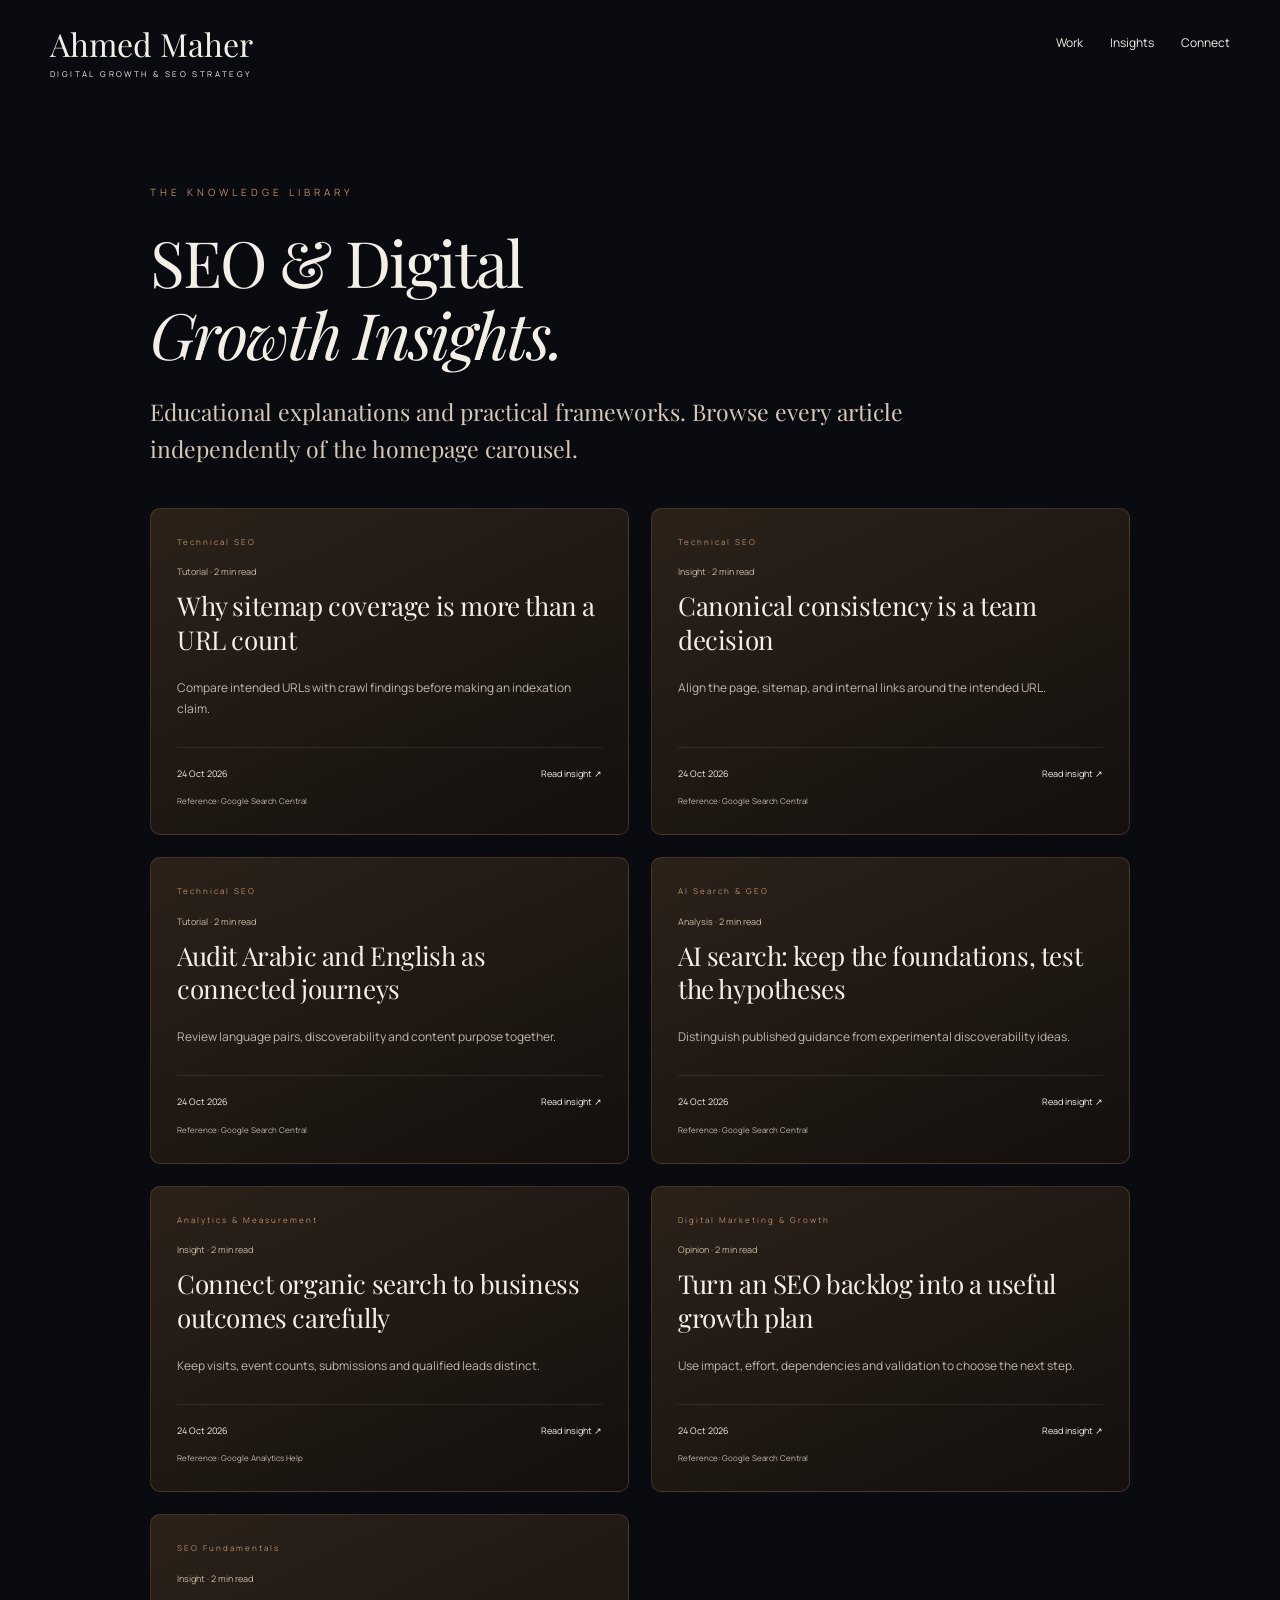
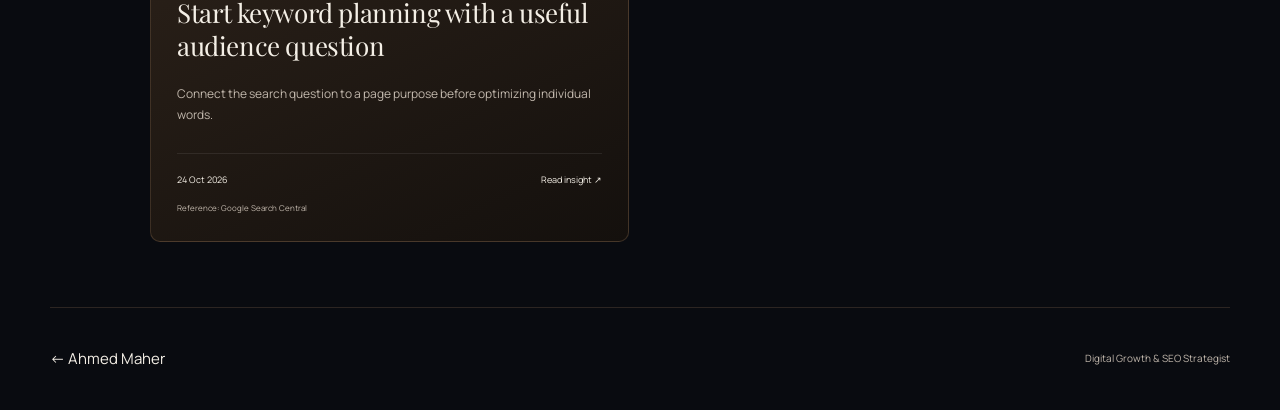
<file: insights/index.html>
<!DOCTYPE html>

<html lang="en"><head><meta charset="utf-8"/><meta content="width=device-width,initial-scale=1" name="viewport"/><title>SEO &amp; Digital Growth Insights | Ahmed Maher</title><meta content="Practical SEO, analytics and growth guidance with visible sources and review dates." name="description"/><meta content="SEO &amp; Digital Growth Insights" property="og:title"/><meta content="Practical SEO, analytics and growth guidance with visible sources and review dates." property="og:description"/><meta content="website" property="og:type"/><meta content="summary_large_image" name="twitter:card"/><link href="https://ahmedmabduldaiem-dm.github.io/ahmed-maher-portfolio/insights/index.html" rel="canonical"/><meta content="https://ahmedmabduldaiem-dm.github.io/ahmed-maher-portfolio/insights/index.html" property="og:url"/><link href="../assets/icons/favicon.svg" rel="icon" type="image/svg+xml"/><link href="../css/styles.css" rel="stylesheet"/><link href="../css/portfolio.css" rel="stylesheet"/><link href="https://fonts.googleapis.com" rel="preconnect"/><link crossorigin="" href="https://fonts.gstatic.com" rel="preconnect"/><link href="https://fonts.googleapis.com/css2?family=Playfair+Display:ital,wght@0,400;0,500;1,400&amp;family=Manrope:wght@400;500;600&amp;display=swap" rel="stylesheet"/><script type="application/ld+json">{"@context": "https://schema.org", "@type": "WebPage", "name": "SEO & Digital Growth Insights"}</script><meta content="https://ahmedmabduldaiem-dm.github.io/ahmed-maher-portfolio/assets/images/social-card.jpg" property="og:image"/><meta content="1200" property="og:image:width"/><meta content="630" property="og:image:height"/><meta content="Ahmed Maher — Digital Marketing &amp; SEO Specialist" property="og:image:alt"/><meta content="Ahmed Maher" property="og:site_name"/></head><body><a class="skip" href="#content">Skip to content</a><header class="header wrap"><a class="brand" href="../index.html">Ahmed Maher<small>DIGITAL GROWTH &amp; SEO STRATEGY</small></a><nav aria-label="Page navigation"><a href="../index.html#projects">Work</a><a href="../insights/index.html">Insights</a><a href="../index.html#contact">Connect</a></nav></header><main class="wrap document-page" id="content"><p class="eyebrow">THE KNOWLEDGE LIBRARY</p><h1>SEO &amp; Digital<br/><em>Growth Insights.</em></h1><p class="document-intro">Educational explanations and practical frameworks. Browse every article independently of the homepage carousel.</p><div class="library-grid"><article class="insight-card" data-insight-category="Technical SEO"><p class="eyebrow">Technical SEO</p><p class="insight-meta">Tutorial · 2 min read</p><h2><a href="../insights/sitemap-coverage/index.html">Why sitemap coverage is more than a URL count</a></h2><p>Compare intended URLs with crawl findings before making an indexation claim.</p><div class="insight-bottom"><time datetime="2026-10-24">24 Oct 2026</time><a href="../insights/sitemap-coverage/index.html">Read insight ↗</a></div><small class="source-credit">Reference: Google Search Central</small></article><article class="insight-card" data-insight-category="Technical SEO"><p class="eyebrow">Technical SEO</p><p class="insight-meta">Insight · 2 min read</p><h2><a href="../insights/canonical-consistency/index.html">Canonical consistency is a team decision</a></h2><p>Align the page, sitemap, and internal links around the intended URL.</p><div class="insight-bottom"><time datetime="2026-10-24">24 Oct 2026</time><a href="../insights/canonical-consistency/index.html">Read insight ↗</a></div><small class="source-credit">Reference: Google Search Central</small></article><article class="insight-card" data-insight-category="Technical SEO"><p class="eyebrow">Technical SEO</p><p class="insight-meta">Tutorial · 2 min read</p><h2><a href="../insights/multilingual-audit/index.html">Audit Arabic and English as connected journeys</a></h2><p>Review language pairs, discoverability and content purpose together.</p><div class="insight-bottom"><time datetime="2026-10-24">24 Oct 2026</time><a href="../insights/multilingual-audit/index.html">Read insight ↗</a></div><small class="source-credit">Reference: Google Search Central</small></article><article class="insight-card" data-insight-category="AI Search &amp; GEO"><p class="eyebrow">AI Search &amp; GEO</p><p class="insight-meta">Analysis · 2 min read</p><h2><a href="../insights/ai-search-foundations/index.html">AI search: keep the foundations, test the hypotheses</a></h2><p>Distinguish published guidance from experimental discoverability ideas.</p><div class="insight-bottom"><time datetime="2026-10-24">24 Oct 2026</time><a href="../insights/ai-search-foundations/index.html">Read insight ↗</a></div><small class="source-credit">Reference: Google Search Central</small></article><article class="insight-card" data-insight-category="Analytics &amp; Measurement"><p class="eyebrow">Analytics &amp; Measurement</p><p class="insight-meta">Insight · 2 min read</p><h2><a href="../insights/organic-business-outcomes/index.html">Connect organic search to business outcomes carefully</a></h2><p>Keep visits, event counts, submissions and qualified leads distinct.</p><div class="insight-bottom"><time datetime="2026-10-24">24 Oct 2026</time><a href="../insights/organic-business-outcomes/index.html">Read insight ↗</a></div><small class="source-credit">Reference: Google Analytics Help</small></article><article class="insight-card" data-insight-category="Digital Marketing &amp; Growth"><p class="eyebrow">Digital Marketing &amp; Growth</p><p class="insight-meta">Opinion · 2 min read</p><h2><a href="../insights/prioritize-seo/index.html">Turn an SEO backlog into a useful growth plan</a></h2><p>Use impact, effort, dependencies and validation to choose the next step.</p><div class="insight-bottom"><time datetime="2026-10-24">24 Oct 2026</time><a href="../insights/prioritize-seo/index.html">Read insight ↗</a></div><small class="source-credit">Reference: Google Search Central</small></article><article class="insight-card" data-insight-category="SEO Fundamentals"><p class="eyebrow">SEO Fundamentals</p><p class="insight-meta">Insight · 2 min read</p><h2><a href="../insights/search-intent/index.html">Start keyword planning with a useful audience question</a></h2><p>Connect the search question to a page purpose before optimizing individual words.</p><div class="insight-bottom"><time datetime="2026-10-24">24 Oct 2026</time><a href="../insights/search-intent/index.html">Read insight ↗</a></div><small class="source-credit">Reference: Google Search Central</small></article></div></main><footer class="wrap"><a href="../index.html">← Ahmed Maher</a><p>Digital Growth &amp; SEO Strategist</p></footer></body></html>
</file>
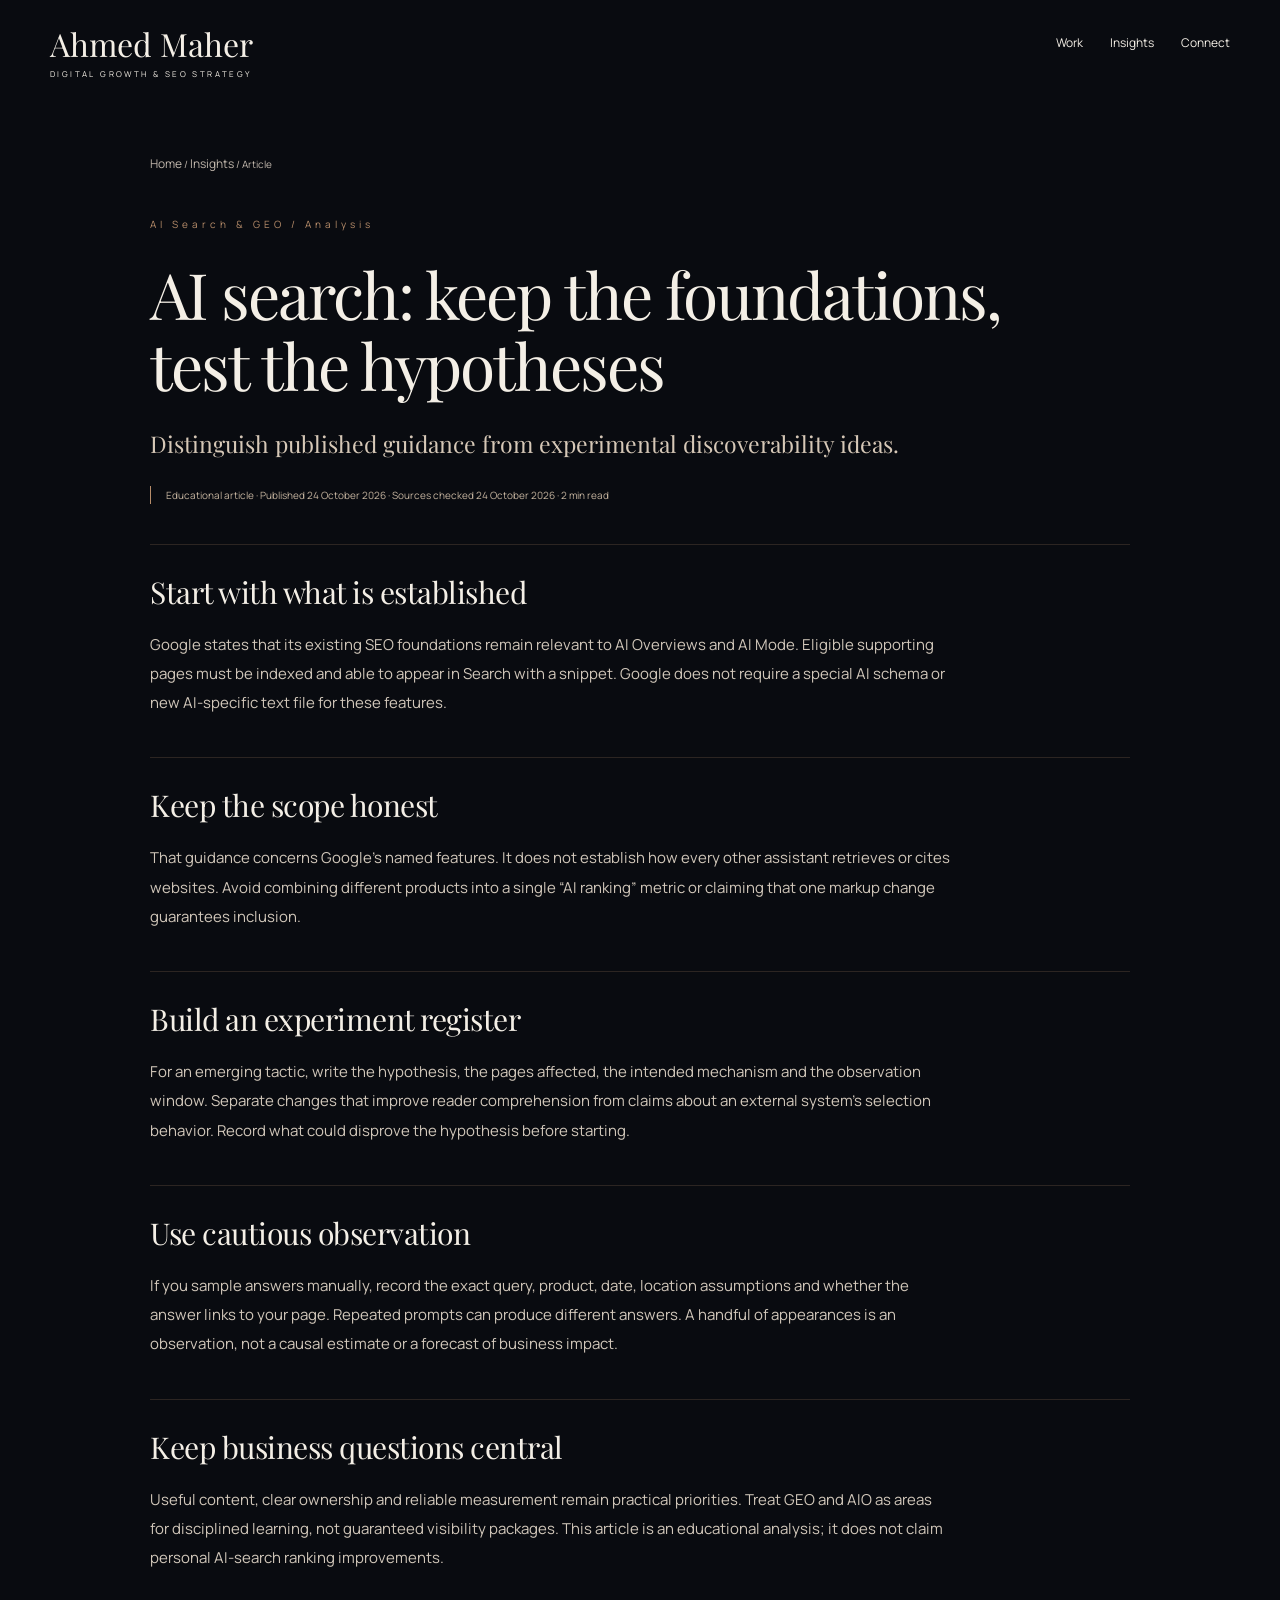
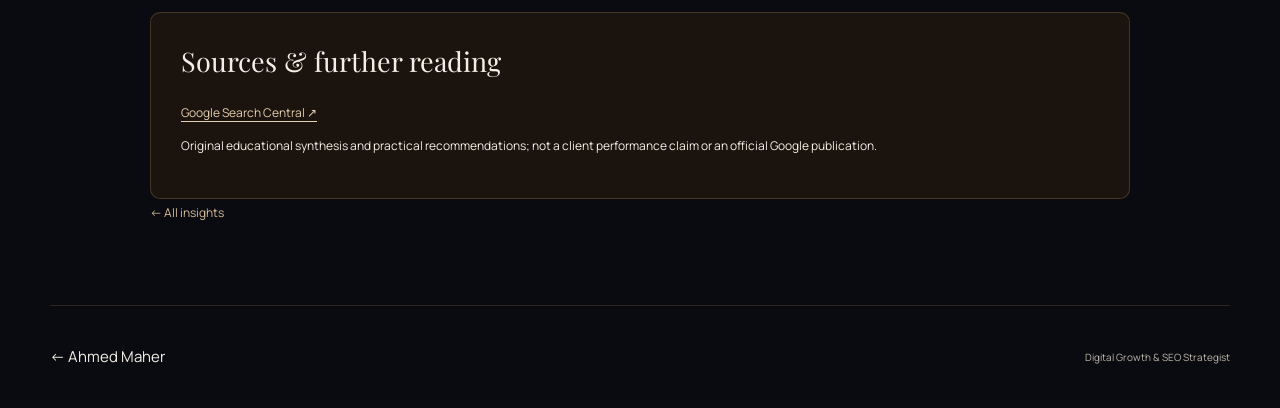
<file: insights/ai-search-foundations/index.html>
<!DOCTYPE html>
<html lang="en"><head><meta charset="utf-8"/><meta content="width=device-width,initial-scale=1" name="viewport"/><title>AI search: keep the foundations, test the hypotheses | Ahmed Maher</title><meta content="Distinguish published guidance from experimental discoverability ideas." name="description"/><meta content="AI search: keep the foundations, test the hypotheses" property="og:title"/><meta content="Distinguish published guidance from experimental discoverability ideas." property="og:description"/><meta content="article" property="og:type"/><meta content="summary_large_image" name="twitter:card"/><link href="https://ahmedmabduldaiem-dm.github.io/ahmed-maher-portfolio/insights/ai-search-foundations/index.html" rel="canonical"/><meta content="https://ahmedmabduldaiem-dm.github.io/ahmed-maher-portfolio/insights/ai-search-foundations/index.html" property="og:url"/><link href="../../assets/icons/favicon.svg" rel="icon" type="image/svg+xml"/><link href="../../css/styles.css" rel="stylesheet"/><link href="../../css/portfolio.css" rel="stylesheet"/><link href="https://fonts.googleapis.com" rel="preconnect"/><link crossorigin="" href="https://fonts.gstatic.com" rel="preconnect"/><link href="https://fonts.googleapis.com/css2?family=Playfair+Display:ital,wght@0,400;0,500;1,400&amp;family=Manrope:wght@400;500;600&amp;display=swap" rel="stylesheet"/><script type="application/ld+json">{"@context": "https://schema.org", "@type": "Article", "name": "AI search: keep the foundations, test the hypotheses", "headline": "AI search: keep the foundations, test the hypotheses", "author": {"@type": "Person", "name": "Ahmed Maher"}, "datePublished": "2026-10-24", "dateModified": "2026-10-24"}</script><meta content="https://ahmedmabduldaiem-dm.github.io/ahmed-maher-portfolio/assets/images/social-card.jpg" property="og:image"/><meta content="1200" property="og:image:width"/><meta content="630" property="og:image:height"/><meta content="Ahmed Maher — Digital Marketing &amp; SEO Specialist" property="og:image:alt"/><meta content="Ahmed Maher" property="og:site_name"/></head><body><a class="skip" href="#content">Skip to content</a><header class="header wrap"><a class="brand" href="../../index.html">Ahmed Maher<small>DIGITAL GROWTH &amp; SEO STRATEGY</small></a><nav aria-label="Page navigation"><a href="../../index.html#projects">Work</a><a href="../../insights/index.html">Insights</a><a href="../../index.html#contact">Connect</a></nav></header><main class="wrap document-page" id="content"><nav aria-label="Breadcrumb" class="breadcrumbs"><a href="../../index.html">Home</a> / <a href="../index.html">Insights</a> / Article</nav><p class="eyebrow">AI Search &amp; GEO / Analysis</p><h1>AI search: keep the foundations, test the hypotheses</h1><p class="document-intro">Distinguish published guidance from experimental discoverability ideas.</p><p class="review-label">Educational article · Published <time datetime="2026-10-24">24 October 2026</time> · Sources checked 24 October 2026 · 2 min read</p><article><section class="article-section"><h2>Start with what is established</h2><p>Google states that its existing SEO foundations remain relevant to AI Overviews and AI Mode. Eligible supporting pages must be indexed and able to appear in Search with a snippet. Google does not require a special AI schema or new AI-specific text file for these features.</p></section><section class="article-section"><h2>Keep the scope honest</h2><p>That guidance concerns Google’s named features. It does not establish how every other assistant retrieves or cites websites. Avoid combining different products into a single “AI ranking” metric or claiming that one markup change guarantees inclusion.</p></section><section class="article-section"><h2>Build an experiment register</h2><p>For an emerging tactic, write the hypothesis, the pages affected, the intended mechanism and the observation window. Separate changes that improve reader comprehension from claims about an external system’s selection behavior. Record what could disprove the hypothesis before starting.</p></section><section class="article-section"><h2>Use cautious observation</h2><p>If you sample answers manually, record the exact query, product, date, location assumptions and whether the answer links to your page. Repeated prompts can produce different answers. A handful of appearances is an observation, not a causal estimate or a forecast of business impact.</p></section><section class="article-section"><h2>Keep business questions central</h2><p>Useful content, clear ownership and reliable measurement remain practical priorities. Treat GEO and AIO as areas for disciplined learning, not guaranteed visibility packages. This article is an educational analysis; it does not claim personal AI-search ranking improvements.</p></section></article><section class="related"><h2>Sources &amp; further reading</h2><p><a href="https://developers.google.com/search/docs/appearance/ai-features" rel="noopener noreferrer" target="_blank">Google Search Central <span aria-hidden="true">↗</span></a></p><p>Original educational synthesis and practical recommendations; not a client performance claim or an official Google publication.</p></section><p><a href="../index.html">← All insights</a></p></main><footer class="wrap"><a href="../../index.html">← Ahmed Maher</a><p>Digital Growth &amp; SEO Strategist</p></footer></body></html>
</file>
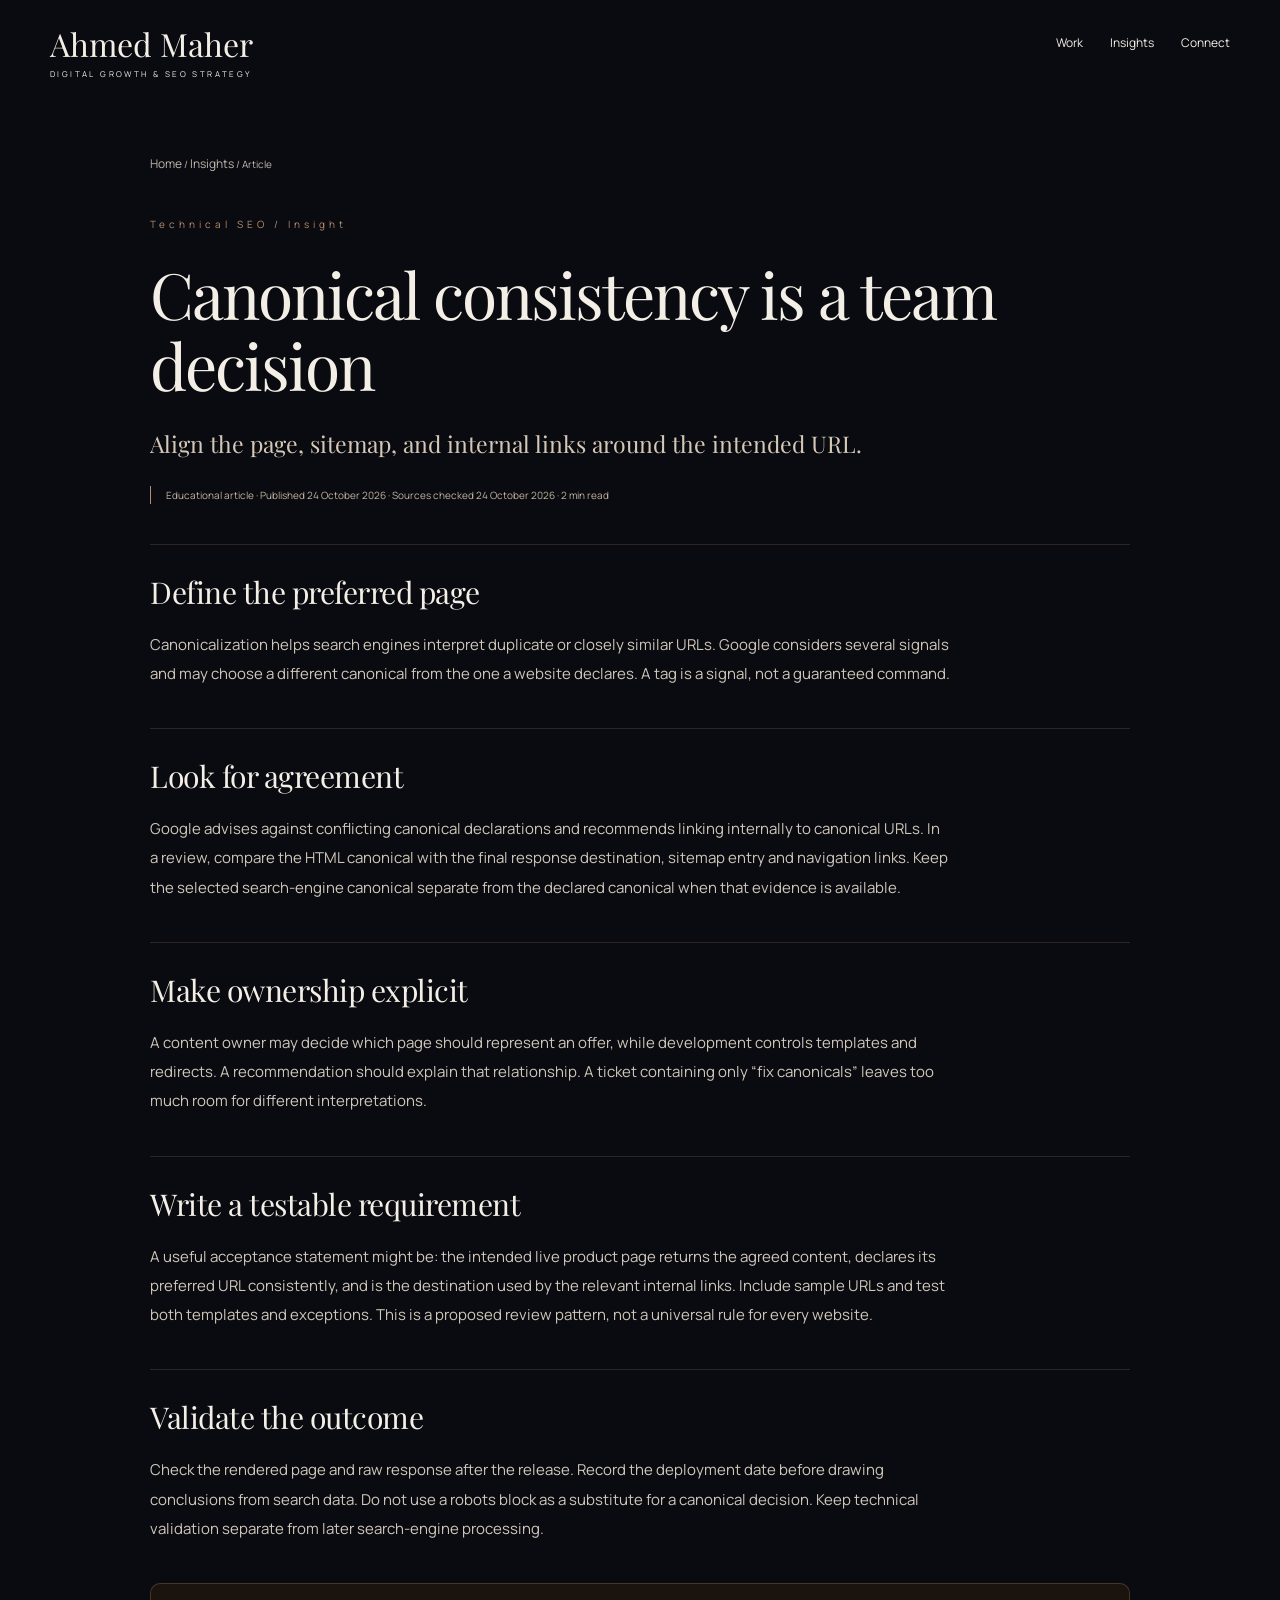
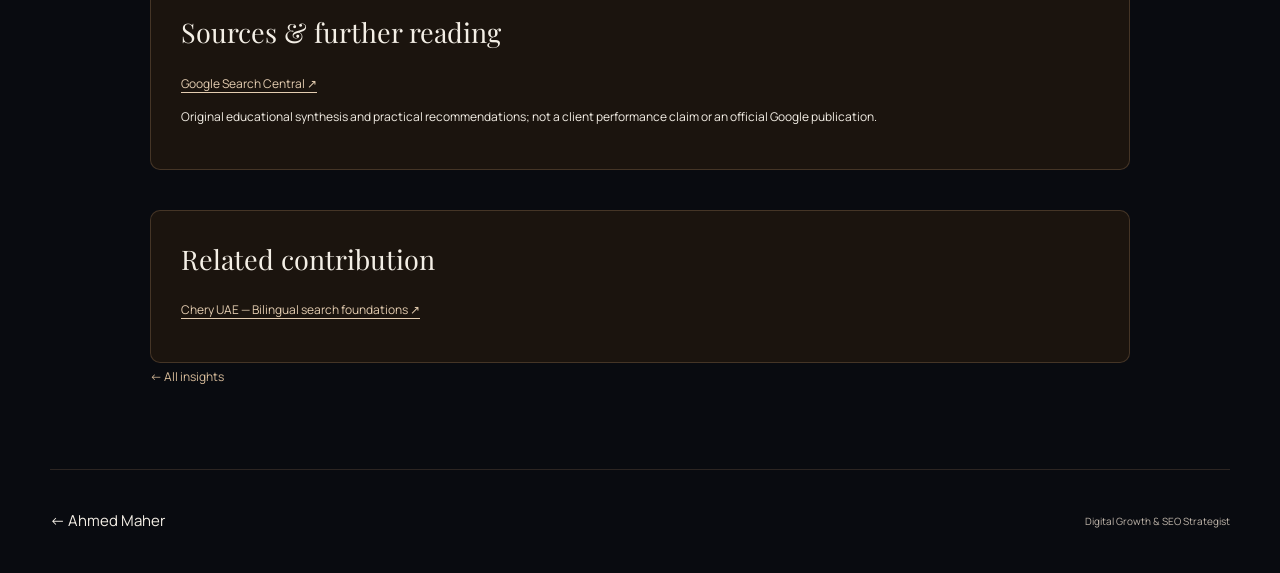
<file: insights/canonical-consistency/index.html>
<!DOCTYPE html>
<html lang="en"><head><meta charset="utf-8"/><meta content="width=device-width,initial-scale=1" name="viewport"/><title>Canonical consistency is a team decision | Ahmed Maher</title><meta content="Align the page, sitemap, and internal links around the intended URL." name="description"/><meta content="Canonical consistency is a team decision" property="og:title"/><meta content="Align the page, sitemap, and internal links around the intended URL." property="og:description"/><meta content="article" property="og:type"/><meta content="summary_large_image" name="twitter:card"/><link href="https://ahmedmabduldaiem-dm.github.io/ahmed-maher-portfolio/insights/canonical-consistency/index.html" rel="canonical"/><meta content="https://ahmedmabduldaiem-dm.github.io/ahmed-maher-portfolio/insights/canonical-consistency/index.html" property="og:url"/><link href="../../assets/icons/favicon.svg" rel="icon" type="image/svg+xml"/><link href="../../css/styles.css" rel="stylesheet"/><link href="../../css/portfolio.css" rel="stylesheet"/><link href="https://fonts.googleapis.com" rel="preconnect"/><link crossorigin="" href="https://fonts.gstatic.com" rel="preconnect"/><link href="https://fonts.googleapis.com/css2?family=Playfair+Display:ital,wght@0,400;0,500;1,400&amp;family=Manrope:wght@400;500;600&amp;display=swap" rel="stylesheet"/><script type="application/ld+json">{"@context": "https://schema.org", "@type": "Article", "name": "Canonical consistency is a team decision", "headline": "Canonical consistency is a team decision", "author": {"@type": "Person", "name": "Ahmed Maher"}, "datePublished": "2026-10-24", "dateModified": "2026-10-24"}</script><meta content="https://ahmedmabduldaiem-dm.github.io/ahmed-maher-portfolio/assets/images/social-card.jpg" property="og:image"/><meta content="1200" property="og:image:width"/><meta content="630" property="og:image:height"/><meta content="Ahmed Maher — Digital Marketing &amp; SEO Specialist" property="og:image:alt"/><meta content="Ahmed Maher" property="og:site_name"/></head><body><a class="skip" href="#content">Skip to content</a><header class="header wrap"><a class="brand" href="../../index.html">Ahmed Maher<small>DIGITAL GROWTH &amp; SEO STRATEGY</small></a><nav aria-label="Page navigation"><a href="../../index.html#projects">Work</a><a href="../../insights/index.html">Insights</a><a href="../../index.html#contact">Connect</a></nav></header><main class="wrap document-page" id="content"><nav aria-label="Breadcrumb" class="breadcrumbs"><a href="../../index.html">Home</a> / <a href="../index.html">Insights</a> / Article</nav><p class="eyebrow">Technical SEO / Insight</p><h1>Canonical consistency is a team decision</h1><p class="document-intro">Align the page, sitemap, and internal links around the intended URL.</p><p class="review-label">Educational article · Published <time datetime="2026-10-24">24 October 2026</time> · Sources checked 24 October 2026 · 2 min read</p><article><section class="article-section"><h2>Define the preferred page</h2><p>Canonicalization helps search engines interpret duplicate or closely similar URLs. Google considers several signals and may choose a different canonical from the one a website declares. A tag is a signal, not a guaranteed command.</p></section><section class="article-section"><h2>Look for agreement</h2><p>Google advises against conflicting canonical declarations and recommends linking internally to canonical URLs. In a review, compare the HTML canonical with the final response destination, sitemap entry and navigation links. Keep the selected search-engine canonical separate from the declared canonical when that evidence is available.</p></section><section class="article-section"><h2>Make ownership explicit</h2><p>A content owner may decide which page should represent an offer, while development controls templates and redirects. A recommendation should explain that relationship. A ticket containing only “fix canonicals” leaves too much room for different interpretations.</p></section><section class="article-section"><h2>Write a testable requirement</h2><p>A useful acceptance statement might be: the intended live product page returns the agreed content, declares its preferred URL consistently, and is the destination used by the relevant internal links. Include sample URLs and test both templates and exceptions. This is a proposed review pattern, not a universal rule for every website.</p></section><section class="article-section"><h2>Validate the outcome</h2><p>Check the rendered page and raw response after the release. Record the deployment date before drawing conclusions from search data. Do not use a robots block as a substitute for a canonical decision. Keep technical validation separate from later search-engine processing.</p></section></article><section class="related"><h2>Sources &amp; further reading</h2><p><a href="https://developers.google.com/search/docs/crawling-indexing/consolidate-duplicate-urls" rel="noopener noreferrer" target="_blank">Google Search Central <span aria-hidden="true">↗</span></a></p><p>Original educational synthesis and practical recommendations; not a client performance claim or an official Google publication.</p></section><section class="related"><h2>Related contribution</h2><p><a href="../../projects/chery-uae/index.html">Chery UAE — Bilingual search foundations ↗</a></p></section><p><a href="../index.html">← All insights</a></p></main><footer class="wrap"><a href="../../index.html">← Ahmed Maher</a><p>Digital Growth &amp; SEO Strategist</p></footer></body></html>
</file>
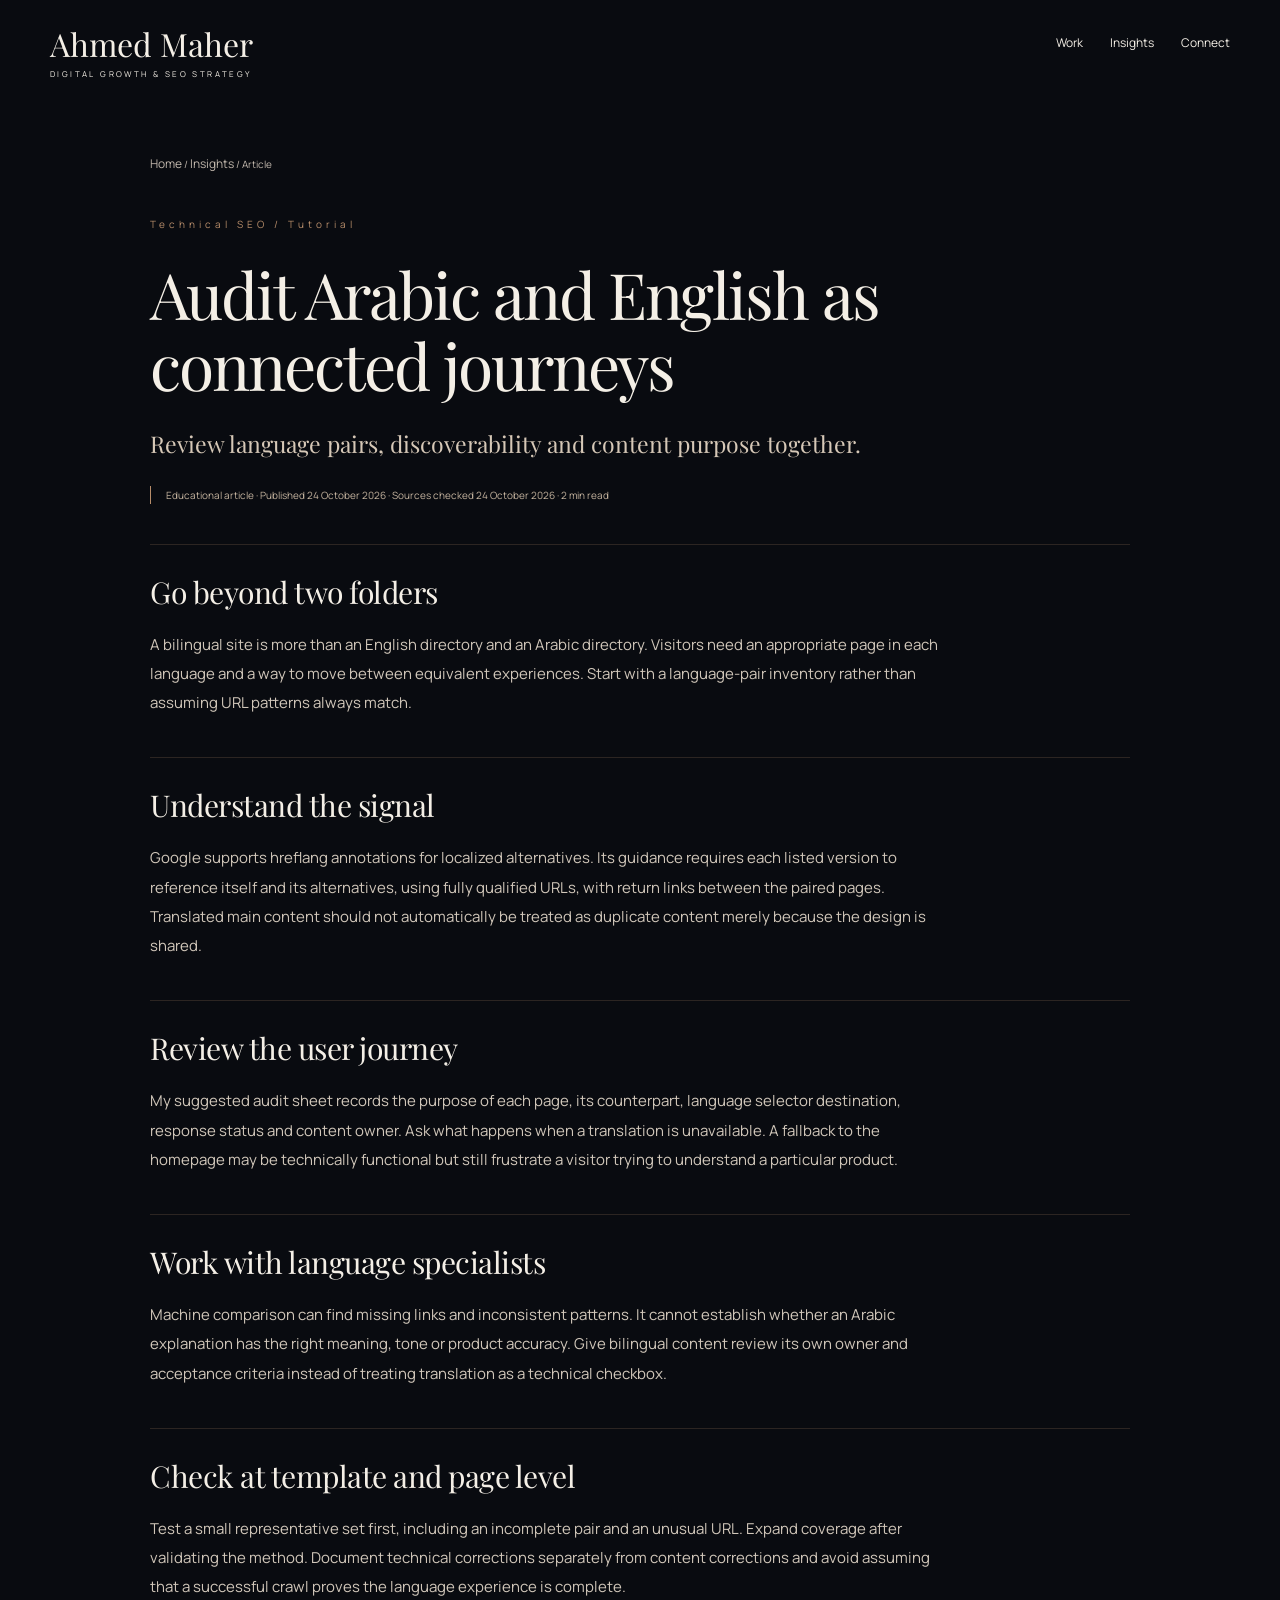
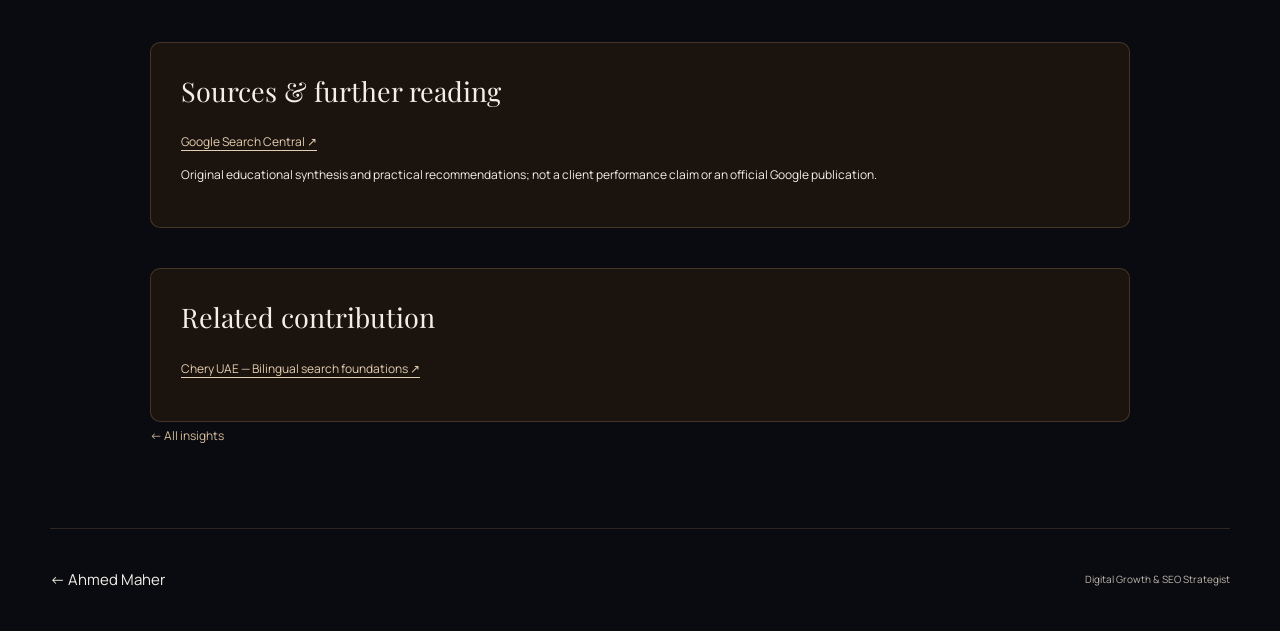
<file: insights/multilingual-audit/index.html>
<!DOCTYPE html>
<html lang="en"><head><meta charset="utf-8"/><meta content="width=device-width,initial-scale=1" name="viewport"/><title>Audit Arabic and English as connected journeys | Ahmed Maher</title><meta content="Review language pairs, discoverability and content purpose together." name="description"/><meta content="Audit Arabic and English as connected journeys" property="og:title"/><meta content="Review language pairs, discoverability and content purpose together." property="og:description"/><meta content="article" property="og:type"/><meta content="summary_large_image" name="twitter:card"/><link href="https://ahmedmabduldaiem-dm.github.io/ahmed-maher-portfolio/insights/multilingual-audit/index.html" rel="canonical"/><meta content="https://ahmedmabduldaiem-dm.github.io/ahmed-maher-portfolio/insights/multilingual-audit/index.html" property="og:url"/><link href="../../assets/icons/favicon.svg" rel="icon" type="image/svg+xml"/><link href="../../css/styles.css" rel="stylesheet"/><link href="../../css/portfolio.css" rel="stylesheet"/><link href="https://fonts.googleapis.com" rel="preconnect"/><link crossorigin="" href="https://fonts.gstatic.com" rel="preconnect"/><link href="https://fonts.googleapis.com/css2?family=Playfair+Display:ital,wght@0,400;0,500;1,400&amp;family=Manrope:wght@400;500;600&amp;display=swap" rel="stylesheet"/><script type="application/ld+json">{"@context": "https://schema.org", "@type": "Article", "name": "Audit Arabic and English as connected journeys", "headline": "Audit Arabic and English as connected journeys", "author": {"@type": "Person", "name": "Ahmed Maher"}, "datePublished": "2026-10-24", "dateModified": "2026-10-24"}</script><meta content="https://ahmedmabduldaiem-dm.github.io/ahmed-maher-portfolio/assets/images/social-card.jpg" property="og:image"/><meta content="1200" property="og:image:width"/><meta content="630" property="og:image:height"/><meta content="Ahmed Maher — Digital Marketing &amp; SEO Specialist" property="og:image:alt"/><meta content="Ahmed Maher" property="og:site_name"/></head><body><a class="skip" href="#content">Skip to content</a><header class="header wrap"><a class="brand" href="../../index.html">Ahmed Maher<small>DIGITAL GROWTH &amp; SEO STRATEGY</small></a><nav aria-label="Page navigation"><a href="../../index.html#projects">Work</a><a href="../../insights/index.html">Insights</a><a href="../../index.html#contact">Connect</a></nav></header><main class="wrap document-page" id="content"><nav aria-label="Breadcrumb" class="breadcrumbs"><a href="../../index.html">Home</a> / <a href="../index.html">Insights</a> / Article</nav><p class="eyebrow">Technical SEO / Tutorial</p><h1>Audit Arabic and English as connected journeys</h1><p class="document-intro">Review language pairs, discoverability and content purpose together.</p><p class="review-label">Educational article · Published <time datetime="2026-10-24">24 October 2026</time> · Sources checked 24 October 2026 · 2 min read</p><article><section class="article-section"><h2>Go beyond two folders</h2><p>A bilingual site is more than an English directory and an Arabic directory. Visitors need an appropriate page in each language and a way to move between equivalent experiences. Start with a language-pair inventory rather than assuming URL patterns always match.</p></section><section class="article-section"><h2>Understand the signal</h2><p>Google supports hreflang annotations for localized alternatives. Its guidance requires each listed version to reference itself and its alternatives, using fully qualified URLs, with return links between the paired pages. Translated main content should not automatically be treated as duplicate content merely because the design is shared.</p></section><section class="article-section"><h2>Review the user journey</h2><p>My suggested audit sheet records the purpose of each page, its counterpart, language selector destination, response status and content owner. Ask what happens when a translation is unavailable. A fallback to the homepage may be technically functional but still frustrate a visitor trying to understand a particular product.</p></section><section class="article-section"><h2>Work with language specialists</h2><p>Machine comparison can find missing links and inconsistent patterns. It cannot establish whether an Arabic explanation has the right meaning, tone or product accuracy. Give bilingual content review its own owner and acceptance criteria instead of treating translation as a technical checkbox.</p></section><section class="article-section"><h2>Check at template and page level</h2><p>Test a small representative set first, including an incomplete pair and an unusual URL. Expand coverage after validating the method. Document technical corrections separately from content corrections and avoid assuming that a successful crawl proves the language experience is complete.</p></section></article><section class="related"><h2>Sources &amp; further reading</h2><p><a href="https://developers.google.com/search/docs/specialty/international/localized-versions" rel="noopener noreferrer" target="_blank">Google Search Central <span aria-hidden="true">↗</span></a></p><p>Original educational synthesis and practical recommendations; not a client performance claim or an official Google publication.</p></section><section class="related"><h2>Related contribution</h2><p><a href="../../projects/chery-uae/index.html">Chery UAE — Bilingual search foundations ↗</a></p></section><p><a href="../index.html">← All insights</a></p></main><footer class="wrap"><a href="../../index.html">← Ahmed Maher</a><p>Digital Growth &amp; SEO Strategist</p></footer></body></html>
</file>
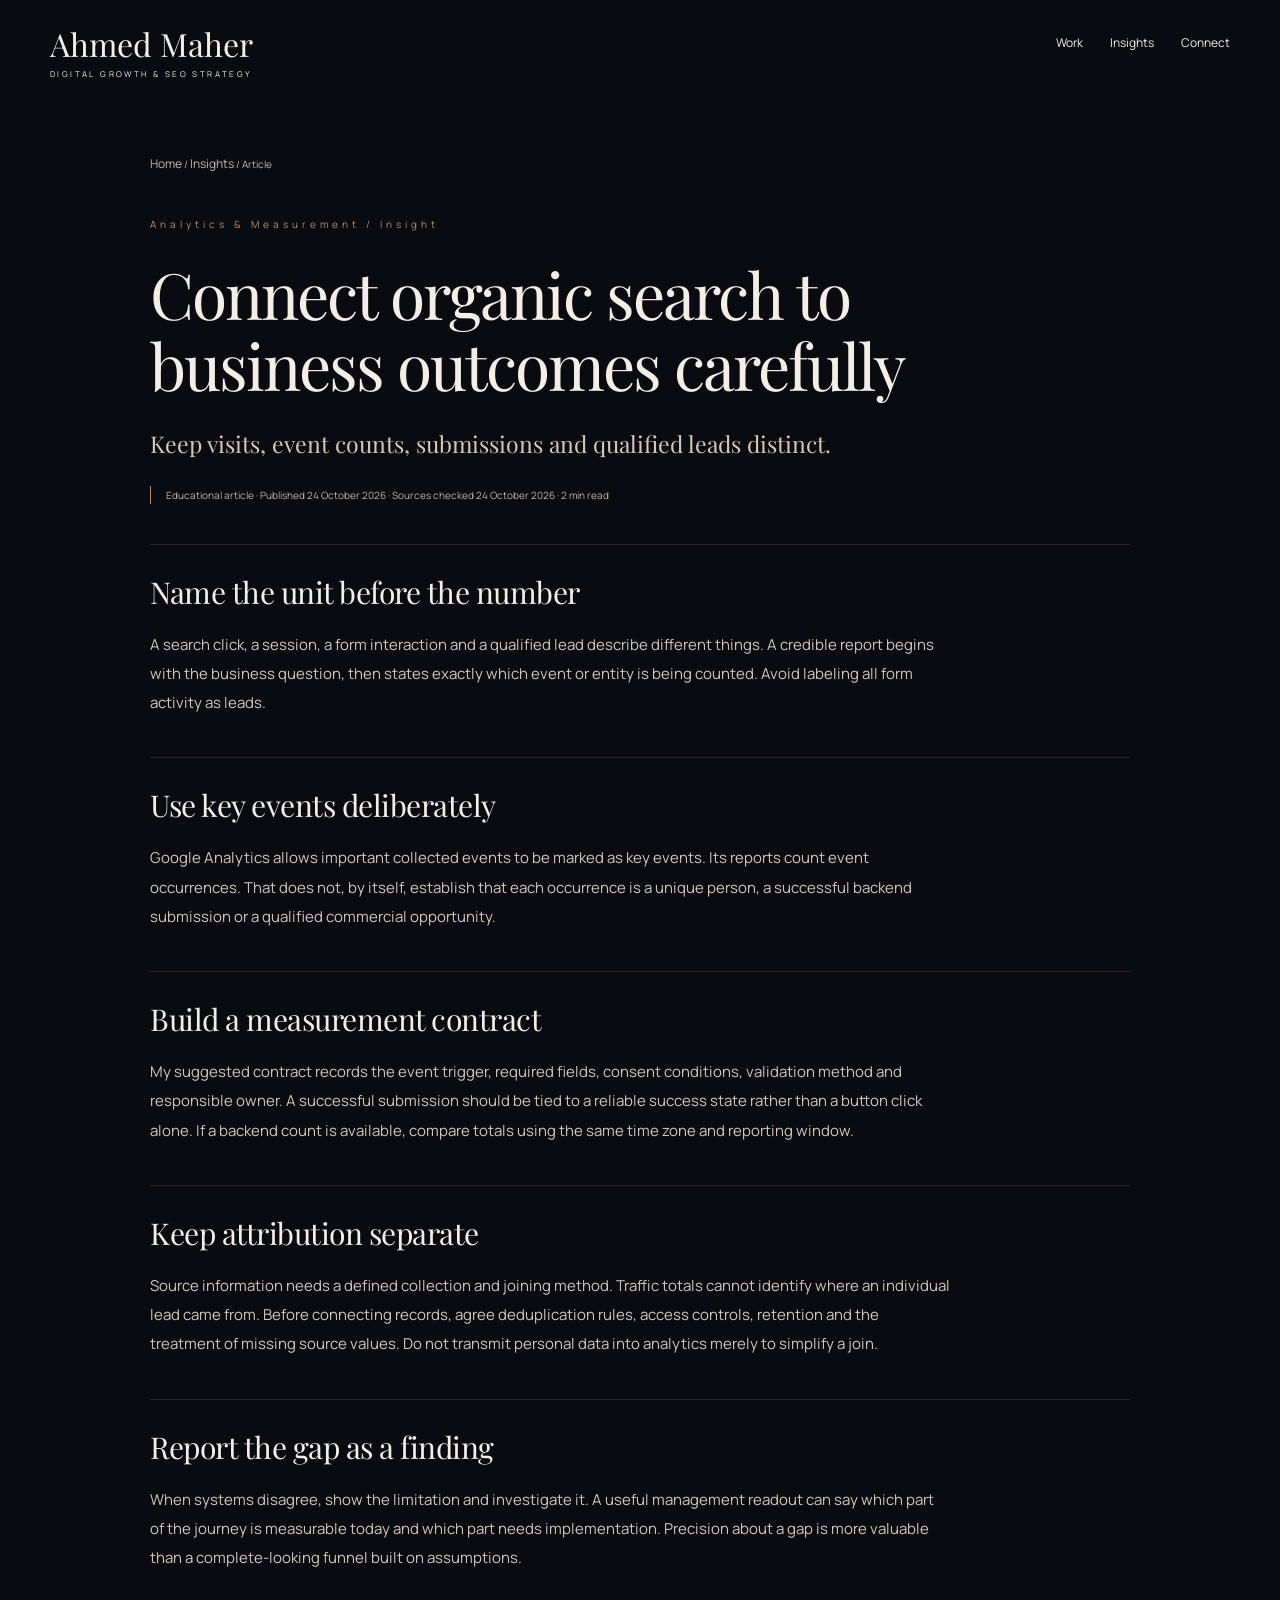
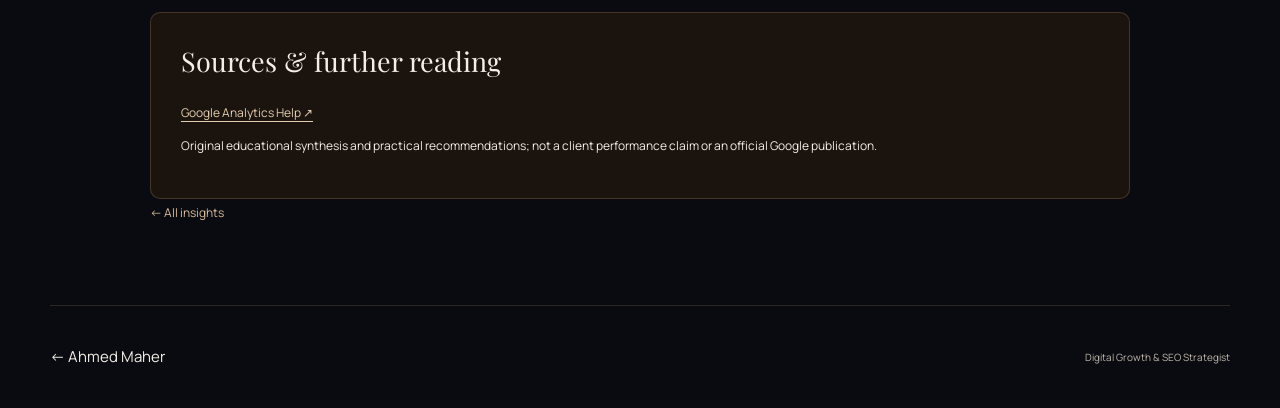
<file: insights/organic-business-outcomes/index.html>
<!DOCTYPE html>
<html lang="en"><head><meta charset="utf-8"/><meta content="width=device-width,initial-scale=1" name="viewport"/><title>Connect organic search to business outcomes carefully | Ahmed Maher</title><meta content="Keep visits, event counts, submissions and qualified leads distinct." name="description"/><meta content="Connect organic search to business outcomes carefully" property="og:title"/><meta content="Keep visits, event counts, submissions and qualified leads distinct." property="og:description"/><meta content="article" property="og:type"/><meta content="summary_large_image" name="twitter:card"/><link href="https://ahmedmabduldaiem-dm.github.io/ahmed-maher-portfolio/insights/organic-business-outcomes/index.html" rel="canonical"/><meta content="https://ahmedmabduldaiem-dm.github.io/ahmed-maher-portfolio/insights/organic-business-outcomes/index.html" property="og:url"/><link href="../../assets/icons/favicon.svg" rel="icon" type="image/svg+xml"/><link href="../../css/styles.css" rel="stylesheet"/><link href="../../css/portfolio.css" rel="stylesheet"/><link href="https://fonts.googleapis.com" rel="preconnect"/><link crossorigin="" href="https://fonts.gstatic.com" rel="preconnect"/><link href="https://fonts.googleapis.com/css2?family=Playfair+Display:ital,wght@0,400;0,500;1,400&amp;family=Manrope:wght@400;500;600&amp;display=swap" rel="stylesheet"/><script type="application/ld+json">{"@context": "https://schema.org", "@type": "Article", "name": "Connect organic search to business outcomes carefully", "headline": "Connect organic search to business outcomes carefully", "author": {"@type": "Person", "name": "Ahmed Maher"}, "datePublished": "2026-10-24", "dateModified": "2026-10-24"}</script><meta content="https://ahmedmabduldaiem-dm.github.io/ahmed-maher-portfolio/assets/images/social-card.jpg" property="og:image"/><meta content="1200" property="og:image:width"/><meta content="630" property="og:image:height"/><meta content="Ahmed Maher — Digital Marketing &amp; SEO Specialist" property="og:image:alt"/><meta content="Ahmed Maher" property="og:site_name"/></head><body><a class="skip" href="#content">Skip to content</a><header class="header wrap"><a class="brand" href="../../index.html">Ahmed Maher<small>DIGITAL GROWTH &amp; SEO STRATEGY</small></a><nav aria-label="Page navigation"><a href="../../index.html#projects">Work</a><a href="../../insights/index.html">Insights</a><a href="../../index.html#contact">Connect</a></nav></header><main class="wrap document-page" id="content"><nav aria-label="Breadcrumb" class="breadcrumbs"><a href="../../index.html">Home</a> / <a href="../index.html">Insights</a> / Article</nav><p class="eyebrow">Analytics &amp; Measurement / Insight</p><h1>Connect organic search to business outcomes carefully</h1><p class="document-intro">Keep visits, event counts, submissions and qualified leads distinct.</p><p class="review-label">Educational article · Published <time datetime="2026-10-24">24 October 2026</time> · Sources checked 24 October 2026 · 2 min read</p><article><section class="article-section"><h2>Name the unit before the number</h2><p>A search click, a session, a form interaction and a qualified lead describe different things. A credible report begins with the business question, then states exactly which event or entity is being counted. Avoid labeling all form activity as leads.</p></section><section class="article-section"><h2>Use key events deliberately</h2><p>Google Analytics allows important collected events to be marked as key events. Its reports count event occurrences. That does not, by itself, establish that each occurrence is a unique person, a successful backend submission or a qualified commercial opportunity.</p></section><section class="article-section"><h2>Build a measurement contract</h2><p>My suggested contract records the event trigger, required fields, consent conditions, validation method and responsible owner. A successful submission should be tied to a reliable success state rather than a button click alone. If a backend count is available, compare totals using the same time zone and reporting window.</p></section><section class="article-section"><h2>Keep attribution separate</h2><p>Source information needs a defined collection and joining method. Traffic totals cannot identify where an individual lead came from. Before connecting records, agree deduplication rules, access controls, retention and the treatment of missing source values. Do not transmit personal data into analytics merely to simplify a join.</p></section><section class="article-section"><h2>Report the gap as a finding</h2><p>When systems disagree, show the limitation and investigate it. A useful management readout can say which part of the journey is measurable today and which part needs implementation. Precision about a gap is more valuable than a complete-looking funnel built on assumptions.</p></section></article><section class="related"><h2>Sources &amp; further reading</h2><p><a href="https://support.google.com/analytics/answer/9267568" rel="noopener noreferrer" target="_blank">Google Analytics Help <span aria-hidden="true">↗</span></a></p><p>Original educational synthesis and practical recommendations; not a client performance claim or an official Google publication.</p></section><p><a href="../index.html">← All insights</a></p></main><footer class="wrap"><a href="../../index.html">← Ahmed Maher</a><p>Digital Growth &amp; SEO Strategist</p></footer></body></html>
</file>
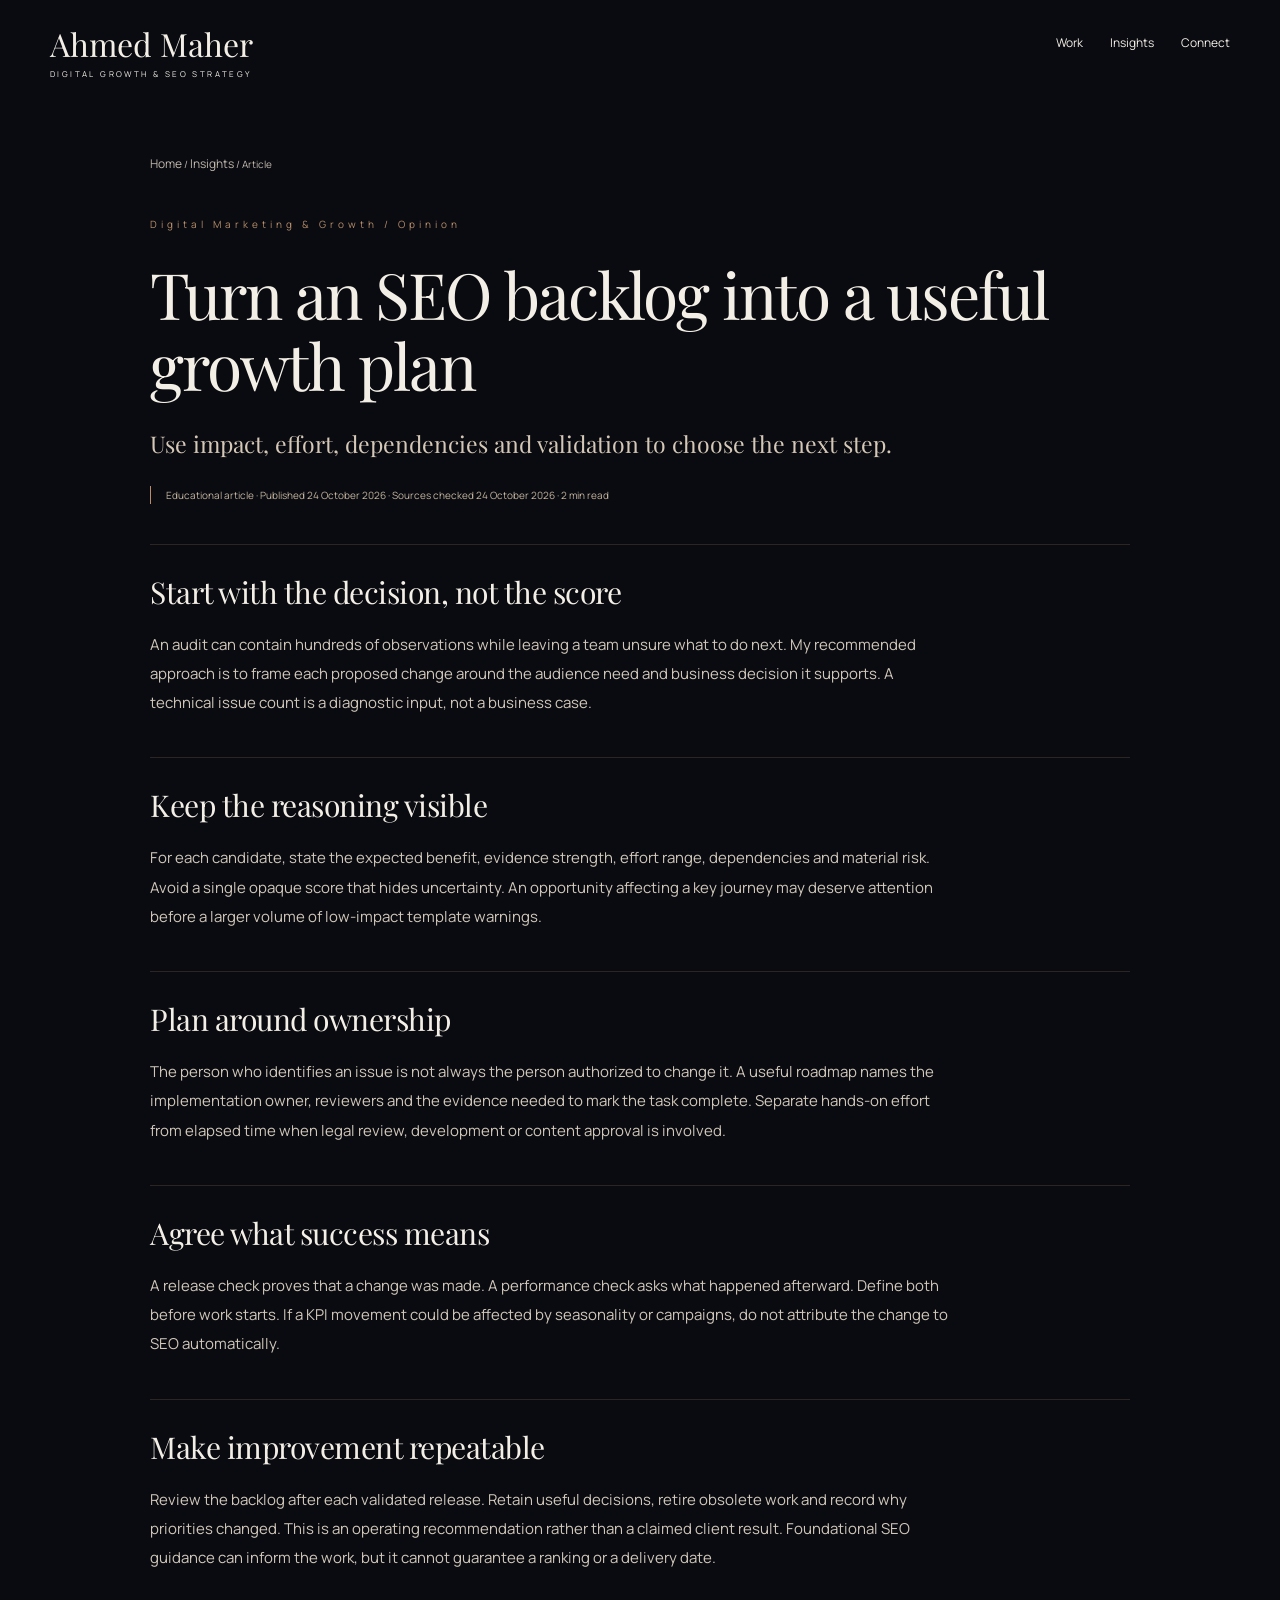
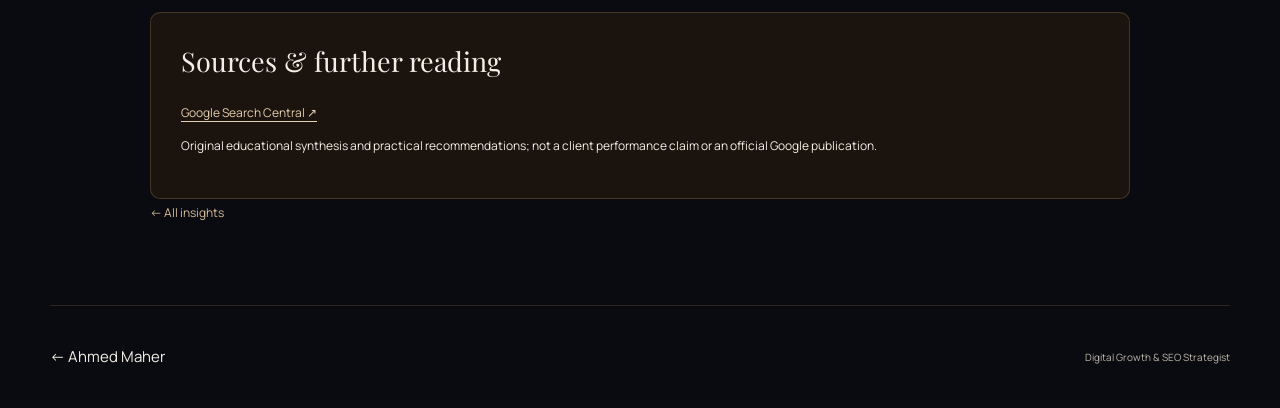
<file: insights/prioritize-seo/index.html>
<!DOCTYPE html>
<html lang="en"><head><meta charset="utf-8"/><meta content="width=device-width,initial-scale=1" name="viewport"/><title>Turn an SEO backlog into a useful growth plan | Ahmed Maher</title><meta content="Use impact, effort, dependencies and validation to choose the next step." name="description"/><meta content="Turn an SEO backlog into a useful growth plan" property="og:title"/><meta content="Use impact, effort, dependencies and validation to choose the next step." property="og:description"/><meta content="article" property="og:type"/><meta content="summary_large_image" name="twitter:card"/><link href="https://ahmedmabduldaiem-dm.github.io/ahmed-maher-portfolio/insights/prioritize-seo/index.html" rel="canonical"/><meta content="https://ahmedmabduldaiem-dm.github.io/ahmed-maher-portfolio/insights/prioritize-seo/index.html" property="og:url"/><link href="../../assets/icons/favicon.svg" rel="icon" type="image/svg+xml"/><link href="../../css/styles.css" rel="stylesheet"/><link href="../../css/portfolio.css" rel="stylesheet"/><link href="https://fonts.googleapis.com" rel="preconnect"/><link crossorigin="" href="https://fonts.gstatic.com" rel="preconnect"/><link href="https://fonts.googleapis.com/css2?family=Playfair+Display:ital,wght@0,400;0,500;1,400&amp;family=Manrope:wght@400;500;600&amp;display=swap" rel="stylesheet"/><script type="application/ld+json">{"@context": "https://schema.org", "@type": "Article", "name": "Turn an SEO backlog into a useful growth plan", "headline": "Turn an SEO backlog into a useful growth plan", "author": {"@type": "Person", "name": "Ahmed Maher"}, "datePublished": "2026-10-24", "dateModified": "2026-10-24"}</script><meta content="https://ahmedmabduldaiem-dm.github.io/ahmed-maher-portfolio/assets/images/social-card.jpg" property="og:image"/><meta content="1200" property="og:image:width"/><meta content="630" property="og:image:height"/><meta content="Ahmed Maher — Digital Marketing &amp; SEO Specialist" property="og:image:alt"/><meta content="Ahmed Maher" property="og:site_name"/></head><body><a class="skip" href="#content">Skip to content</a><header class="header wrap"><a class="brand" href="../../index.html">Ahmed Maher<small>DIGITAL GROWTH &amp; SEO STRATEGY</small></a><nav aria-label="Page navigation"><a href="../../index.html#projects">Work</a><a href="../../insights/index.html">Insights</a><a href="../../index.html#contact">Connect</a></nav></header><main class="wrap document-page" id="content"><nav aria-label="Breadcrumb" class="breadcrumbs"><a href="../../index.html">Home</a> / <a href="../index.html">Insights</a> / Article</nav><p class="eyebrow">Digital Marketing &amp; Growth / Opinion</p><h1>Turn an SEO backlog into a useful growth plan</h1><p class="document-intro">Use impact, effort, dependencies and validation to choose the next step.</p><p class="review-label">Educational article · Published <time datetime="2026-10-24">24 October 2026</time> · Sources checked 24 October 2026 · 2 min read</p><article><section class="article-section"><h2>Start with the decision, not the score</h2><p>An audit can contain hundreds of observations while leaving a team unsure what to do next. My recommended approach is to frame each proposed change around the audience need and business decision it supports. A technical issue count is a diagnostic input, not a business case.</p></section><section class="article-section"><h2>Keep the reasoning visible</h2><p>For each candidate, state the expected benefit, evidence strength, effort range, dependencies and material risk. Avoid a single opaque score that hides uncertainty. An opportunity affecting a key journey may deserve attention before a larger volume of low-impact template warnings.</p></section><section class="article-section"><h2>Plan around ownership</h2><p>The person who identifies an issue is not always the person authorized to change it. A useful roadmap names the implementation owner, reviewers and the evidence needed to mark the task complete. Separate hands-on effort from elapsed time when legal review, development or content approval is involved.</p></section><section class="article-section"><h2>Agree what success means</h2><p>A release check proves that a change was made. A performance check asks what happened afterward. Define both before work starts. If a KPI movement could be affected by seasonality or campaigns, do not attribute the change to SEO automatically.</p></section><section class="article-section"><h2>Make improvement repeatable</h2><p>Review the backlog after each validated release. Retain useful decisions, retire obsolete work and record why priorities changed. This is an operating recommendation rather than a claimed client result. Foundational SEO guidance can inform the work, but it cannot guarantee a ranking or a delivery date.</p></section></article><section class="related"><h2>Sources &amp; further reading</h2><p><a href="https://developers.google.com/search/docs/fundamentals/seo-starter-guide" rel="noopener noreferrer" target="_blank">Google Search Central <span aria-hidden="true">↗</span></a></p><p>Original educational synthesis and practical recommendations; not a client performance claim or an official Google publication.</p></section><p><a href="../index.html">← All insights</a></p></main><footer class="wrap"><a href="../../index.html">← Ahmed Maher</a><p>Digital Growth &amp; SEO Strategist</p></footer></body></html>
</file>
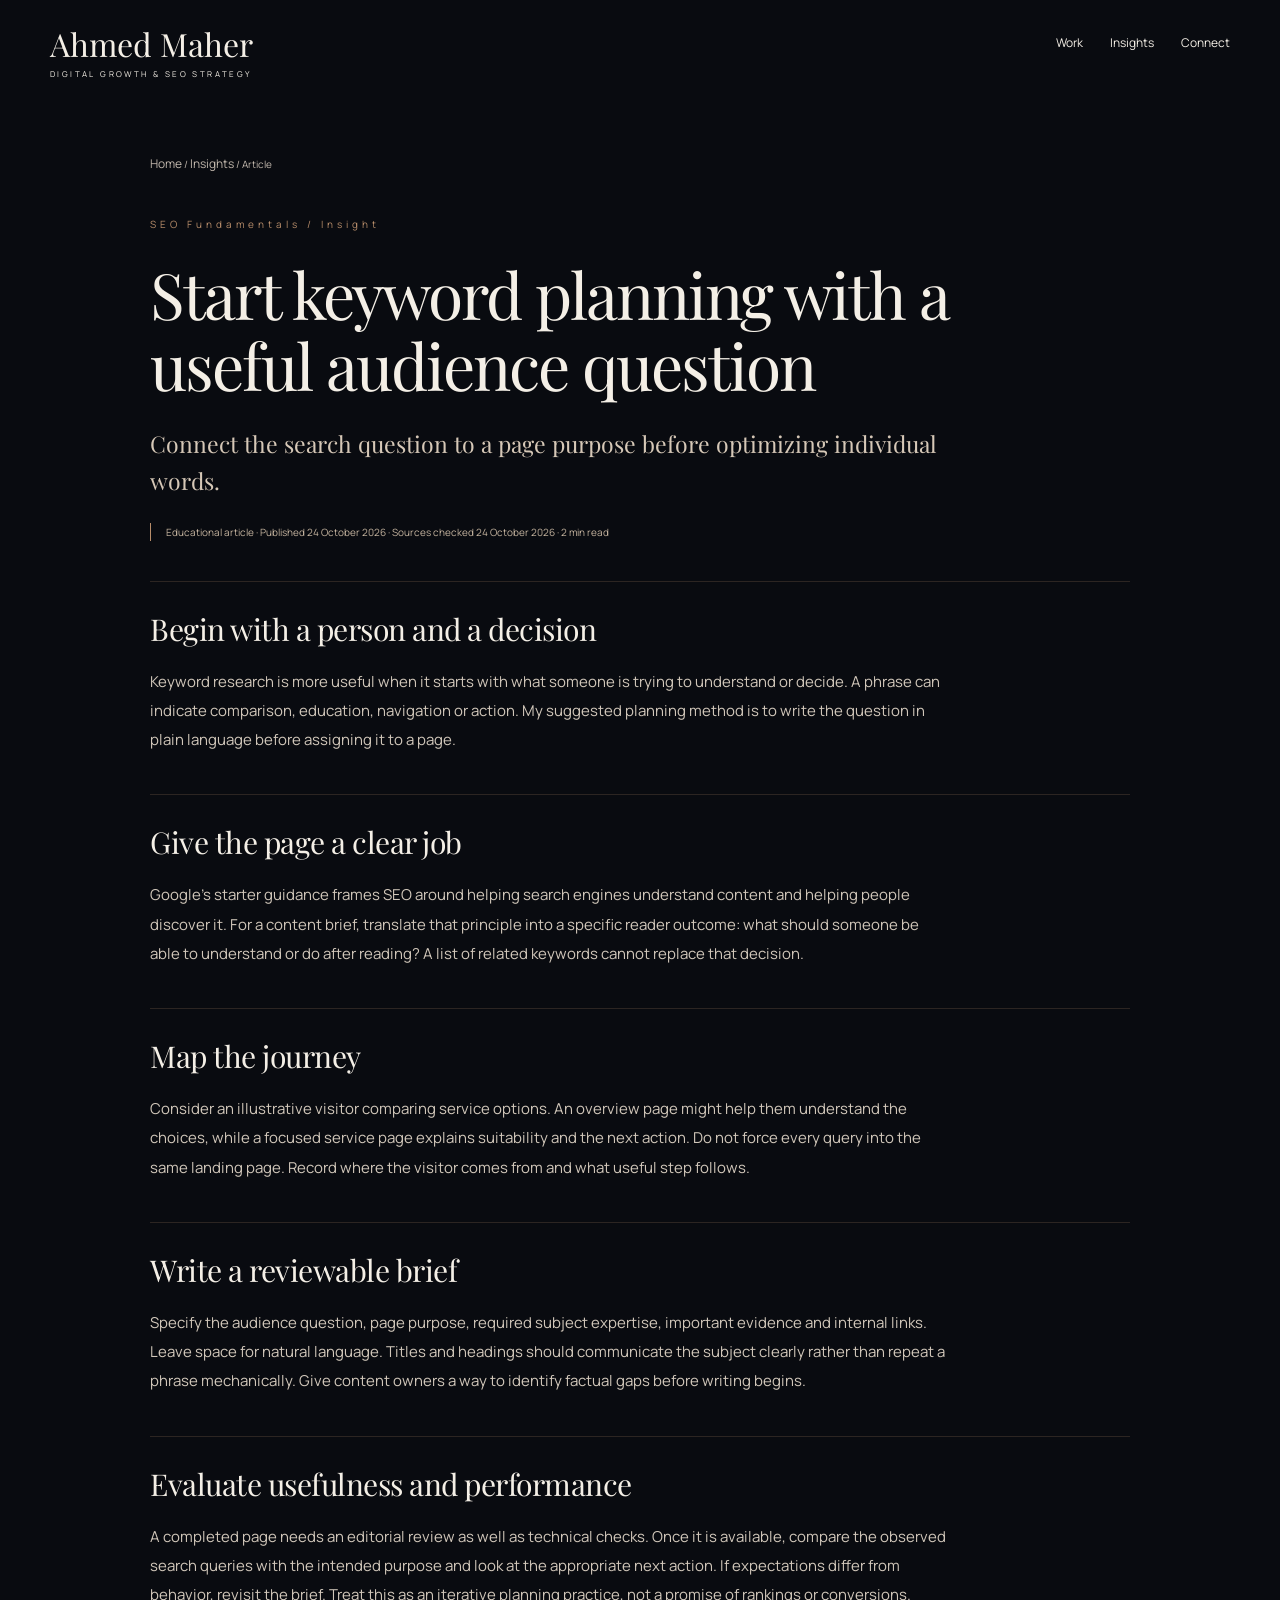
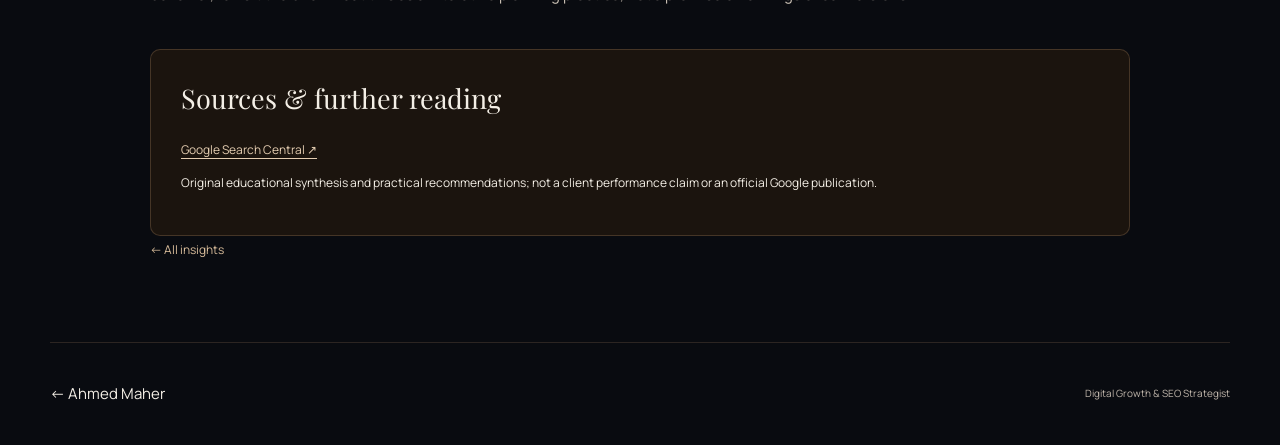
<file: insights/search-intent/index.html>
<!DOCTYPE html>
<html lang="en"><head><meta charset="utf-8"/><meta content="width=device-width,initial-scale=1" name="viewport"/><title>Start keyword planning with a useful audience question | Ahmed Maher</title><meta content="Connect the search question to a page purpose before optimizing individual words." name="description"/><meta content="Start keyword planning with a useful audience question" property="og:title"/><meta content="Connect the search question to a page purpose before optimizing individual words." property="og:description"/><meta content="article" property="og:type"/><meta content="summary_large_image" name="twitter:card"/><link href="https://ahmedmabduldaiem-dm.github.io/ahmed-maher-portfolio/insights/search-intent/index.html" rel="canonical"/><meta content="https://ahmedmabduldaiem-dm.github.io/ahmed-maher-portfolio/insights/search-intent/index.html" property="og:url"/><link href="../../assets/icons/favicon.svg" rel="icon" type="image/svg+xml"/><link href="../../css/styles.css" rel="stylesheet"/><link href="../../css/portfolio.css" rel="stylesheet"/><link href="https://fonts.googleapis.com" rel="preconnect"/><link crossorigin="" href="https://fonts.gstatic.com" rel="preconnect"/><link href="https://fonts.googleapis.com/css2?family=Playfair+Display:ital,wght@0,400;0,500;1,400&amp;family=Manrope:wght@400;500;600&amp;display=swap" rel="stylesheet"/><script type="application/ld+json">{"@context": "https://schema.org", "@type": "Article", "name": "Start keyword planning with a useful audience question", "headline": "Start keyword planning with a useful audience question", "author": {"@type": "Person", "name": "Ahmed Maher"}, "datePublished": "2026-10-24", "dateModified": "2026-10-24"}</script><meta content="https://ahmedmabduldaiem-dm.github.io/ahmed-maher-portfolio/assets/images/social-card.jpg" property="og:image"/><meta content="1200" property="og:image:width"/><meta content="630" property="og:image:height"/><meta content="Ahmed Maher — Digital Marketing &amp; SEO Specialist" property="og:image:alt"/><meta content="Ahmed Maher" property="og:site_name"/></head><body><a class="skip" href="#content">Skip to content</a><header class="header wrap"><a class="brand" href="../../index.html">Ahmed Maher<small>DIGITAL GROWTH &amp; SEO STRATEGY</small></a><nav aria-label="Page navigation"><a href="../../index.html#projects">Work</a><a href="../../insights/index.html">Insights</a><a href="../../index.html#contact">Connect</a></nav></header><main class="wrap document-page" id="content"><nav aria-label="Breadcrumb" class="breadcrumbs"><a href="../../index.html">Home</a> / <a href="../index.html">Insights</a> / Article</nav><p class="eyebrow">SEO Fundamentals / Insight</p><h1>Start keyword planning with a useful audience question</h1><p class="document-intro">Connect the search question to a page purpose before optimizing individual words.</p><p class="review-label">Educational article · Published <time datetime="2026-10-24">24 October 2026</time> · Sources checked 24 October 2026 · 2 min read</p><article><section class="article-section"><h2>Begin with a person and a decision</h2><p>Keyword research is more useful when it starts with what someone is trying to understand or decide. A phrase can indicate comparison, education, navigation or action. My suggested planning method is to write the question in plain language before assigning it to a page.</p></section><section class="article-section"><h2>Give the page a clear job</h2><p>Google’s starter guidance frames SEO around helping search engines understand content and helping people discover it. For a content brief, translate that principle into a specific reader outcome: what should someone be able to understand or do after reading? A list of related keywords cannot replace that decision.</p></section><section class="article-section"><h2>Map the journey</h2><p>Consider an illustrative visitor comparing service options. An overview page might help them understand the choices, while a focused service page explains suitability and the next action. Do not force every query into the same landing page. Record where the visitor comes from and what useful step follows.</p></section><section class="article-section"><h2>Write a reviewable brief</h2><p>Specify the audience question, page purpose, required subject expertise, important evidence and internal links. Leave space for natural language. Titles and headings should communicate the subject clearly rather than repeat a phrase mechanically. Give content owners a way to identify factual gaps before writing begins.</p></section><section class="article-section"><h2>Evaluate usefulness and performance</h2><p>A completed page needs an editorial review as well as technical checks. Once it is available, compare the observed search queries with the intended purpose and look at the appropriate next action. If expectations differ from behavior, revisit the brief. Treat this as an iterative planning practice, not a promise of rankings or conversions.</p></section></article><section class="related"><h2>Sources &amp; further reading</h2><p><a href="https://developers.google.com/search/docs/fundamentals/seo-starter-guide" rel="noopener noreferrer" target="_blank">Google Search Central <span aria-hidden="true">↗</span></a></p><p>Original educational synthesis and practical recommendations; not a client performance claim or an official Google publication.</p></section><p><a href="../index.html">← All insights</a></p></main><footer class="wrap"><a href="../../index.html">← Ahmed Maher</a><p>Digital Growth &amp; SEO Strategist</p></footer></body></html>
</file>
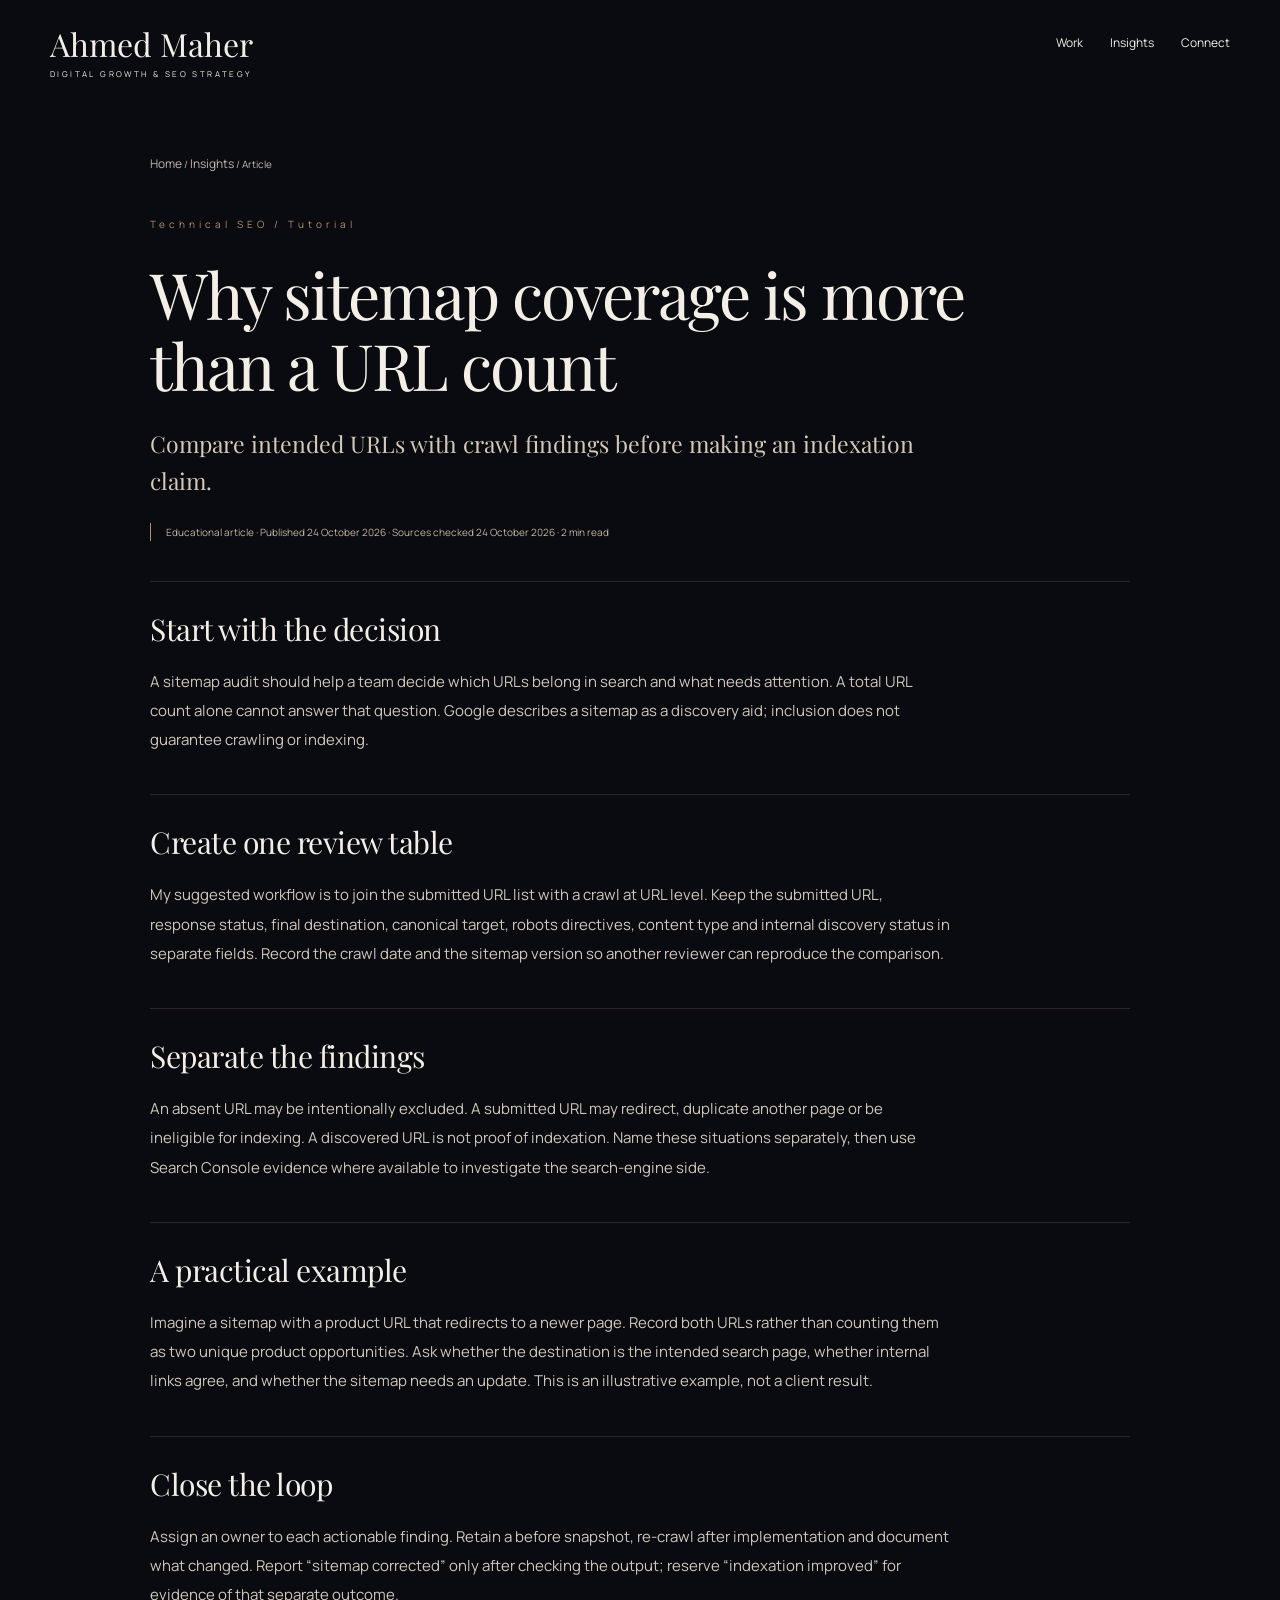
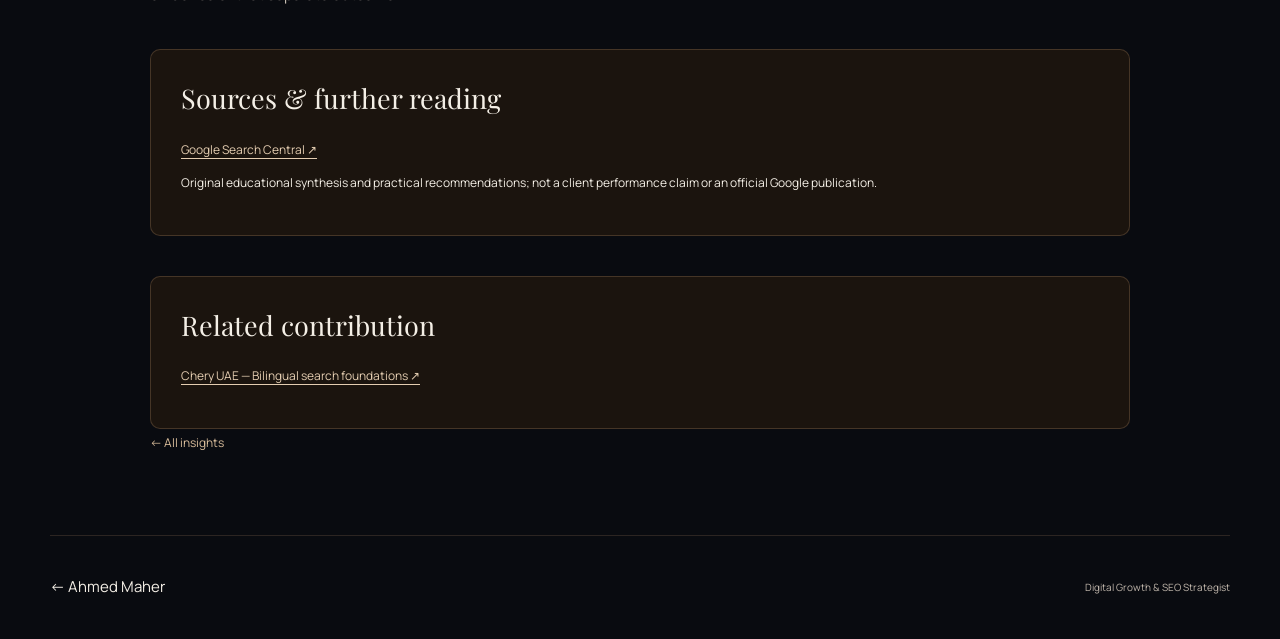
<file: insights/sitemap-coverage/index.html>
<!DOCTYPE html>
<html lang="en"><head><meta charset="utf-8"/><meta content="width=device-width,initial-scale=1" name="viewport"/><title>Why sitemap coverage is more than a URL count | Ahmed Maher</title><meta content="Compare intended URLs with crawl findings before making an indexation claim." name="description"/><meta content="Why sitemap coverage is more than a URL count" property="og:title"/><meta content="Compare intended URLs with crawl findings before making an indexation claim." property="og:description"/><meta content="article" property="og:type"/><meta content="summary_large_image" name="twitter:card"/><link href="https://ahmedmabduldaiem-dm.github.io/ahmed-maher-portfolio/insights/sitemap-coverage/index.html" rel="canonical"/><meta content="https://ahmedmabduldaiem-dm.github.io/ahmed-maher-portfolio/insights/sitemap-coverage/index.html" property="og:url"/><link href="../../assets/icons/favicon.svg" rel="icon" type="image/svg+xml"/><link href="../../css/styles.css" rel="stylesheet"/><link href="../../css/portfolio.css" rel="stylesheet"/><link href="https://fonts.googleapis.com" rel="preconnect"/><link crossorigin="" href="https://fonts.gstatic.com" rel="preconnect"/><link href="https://fonts.googleapis.com/css2?family=Playfair+Display:ital,wght@0,400;0,500;1,400&amp;family=Manrope:wght@400;500;600&amp;display=swap" rel="stylesheet"/><script type="application/ld+json">{"@context": "https://schema.org", "@type": "Article", "name": "Why sitemap coverage is more than a URL count", "headline": "Why sitemap coverage is more than a URL count", "author": {"@type": "Person", "name": "Ahmed Maher"}, "datePublished": "2026-10-24", "dateModified": "2026-10-24"}</script><meta content="https://ahmedmabduldaiem-dm.github.io/ahmed-maher-portfolio/assets/images/social-card.jpg" property="og:image"/><meta content="1200" property="og:image:width"/><meta content="630" property="og:image:height"/><meta content="Ahmed Maher — Digital Marketing &amp; SEO Specialist" property="og:image:alt"/><meta content="Ahmed Maher" property="og:site_name"/></head><body><a class="skip" href="#content">Skip to content</a><header class="header wrap"><a class="brand" href="../../index.html">Ahmed Maher<small>DIGITAL GROWTH &amp; SEO STRATEGY</small></a><nav aria-label="Page navigation"><a href="../../index.html#projects">Work</a><a href="../../insights/index.html">Insights</a><a href="../../index.html#contact">Connect</a></nav></header><main class="wrap document-page" id="content"><nav aria-label="Breadcrumb" class="breadcrumbs"><a href="../../index.html">Home</a> / <a href="../index.html">Insights</a> / Article</nav><p class="eyebrow">Technical SEO / Tutorial</p><h1>Why sitemap coverage is more than a URL count</h1><p class="document-intro">Compare intended URLs with crawl findings before making an indexation claim.</p><p class="review-label">Educational article · Published <time datetime="2026-10-24">24 October 2026</time> · Sources checked 24 October 2026 · 2 min read</p><article><section class="article-section"><h2>Start with the decision</h2><p>A sitemap audit should help a team decide which URLs belong in search and what needs attention. A total URL count alone cannot answer that question. Google describes a sitemap as a discovery aid; inclusion does not guarantee crawling or indexing.</p></section><section class="article-section"><h2>Create one review table</h2><p>My suggested workflow is to join the submitted URL list with a crawl at URL level. Keep the submitted URL, response status, final destination, canonical target, robots directives, content type and internal discovery status in separate fields. Record the crawl date and the sitemap version so another reviewer can reproduce the comparison.</p></section><section class="article-section"><h2>Separate the findings</h2><p>An absent URL may be intentionally excluded. A submitted URL may redirect, duplicate another page or be ineligible for indexing. A discovered URL is not proof of indexation. Name these situations separately, then use Search Console evidence where available to investigate the search-engine side.</p></section><section class="article-section"><h2>A practical example</h2><p>Imagine a sitemap with a product URL that redirects to a newer page. Record both URLs rather than counting them as two unique product opportunities. Ask whether the destination is the intended search page, whether internal links agree, and whether the sitemap needs an update. This is an illustrative example, not a client result.</p></section><section class="article-section"><h2>Close the loop</h2><p>Assign an owner to each actionable finding. Retain a before snapshot, re-crawl after implementation and document what changed. Report “sitemap corrected” only after checking the output; reserve “indexation improved” for evidence of that separate outcome.</p></section></article><section class="related"><h2>Sources &amp; further reading</h2><p><a href="https://developers.google.com/search/docs/crawling-indexing/sitemaps/overview" rel="noopener noreferrer" target="_blank">Google Search Central <span aria-hidden="true">↗</span></a></p><p>Original educational synthesis and practical recommendations; not a client performance claim or an official Google publication.</p></section><section class="related"><h2>Related contribution</h2><p><a href="../../projects/chery-uae/index.html">Chery UAE — Bilingual search foundations ↗</a></p></section><p><a href="../index.html">← All insights</a></p></main><footer class="wrap"><a href="../../index.html">← Ahmed Maher</a><p>Digital Growth &amp; SEO Strategist</p></footer></body></html>
</file>
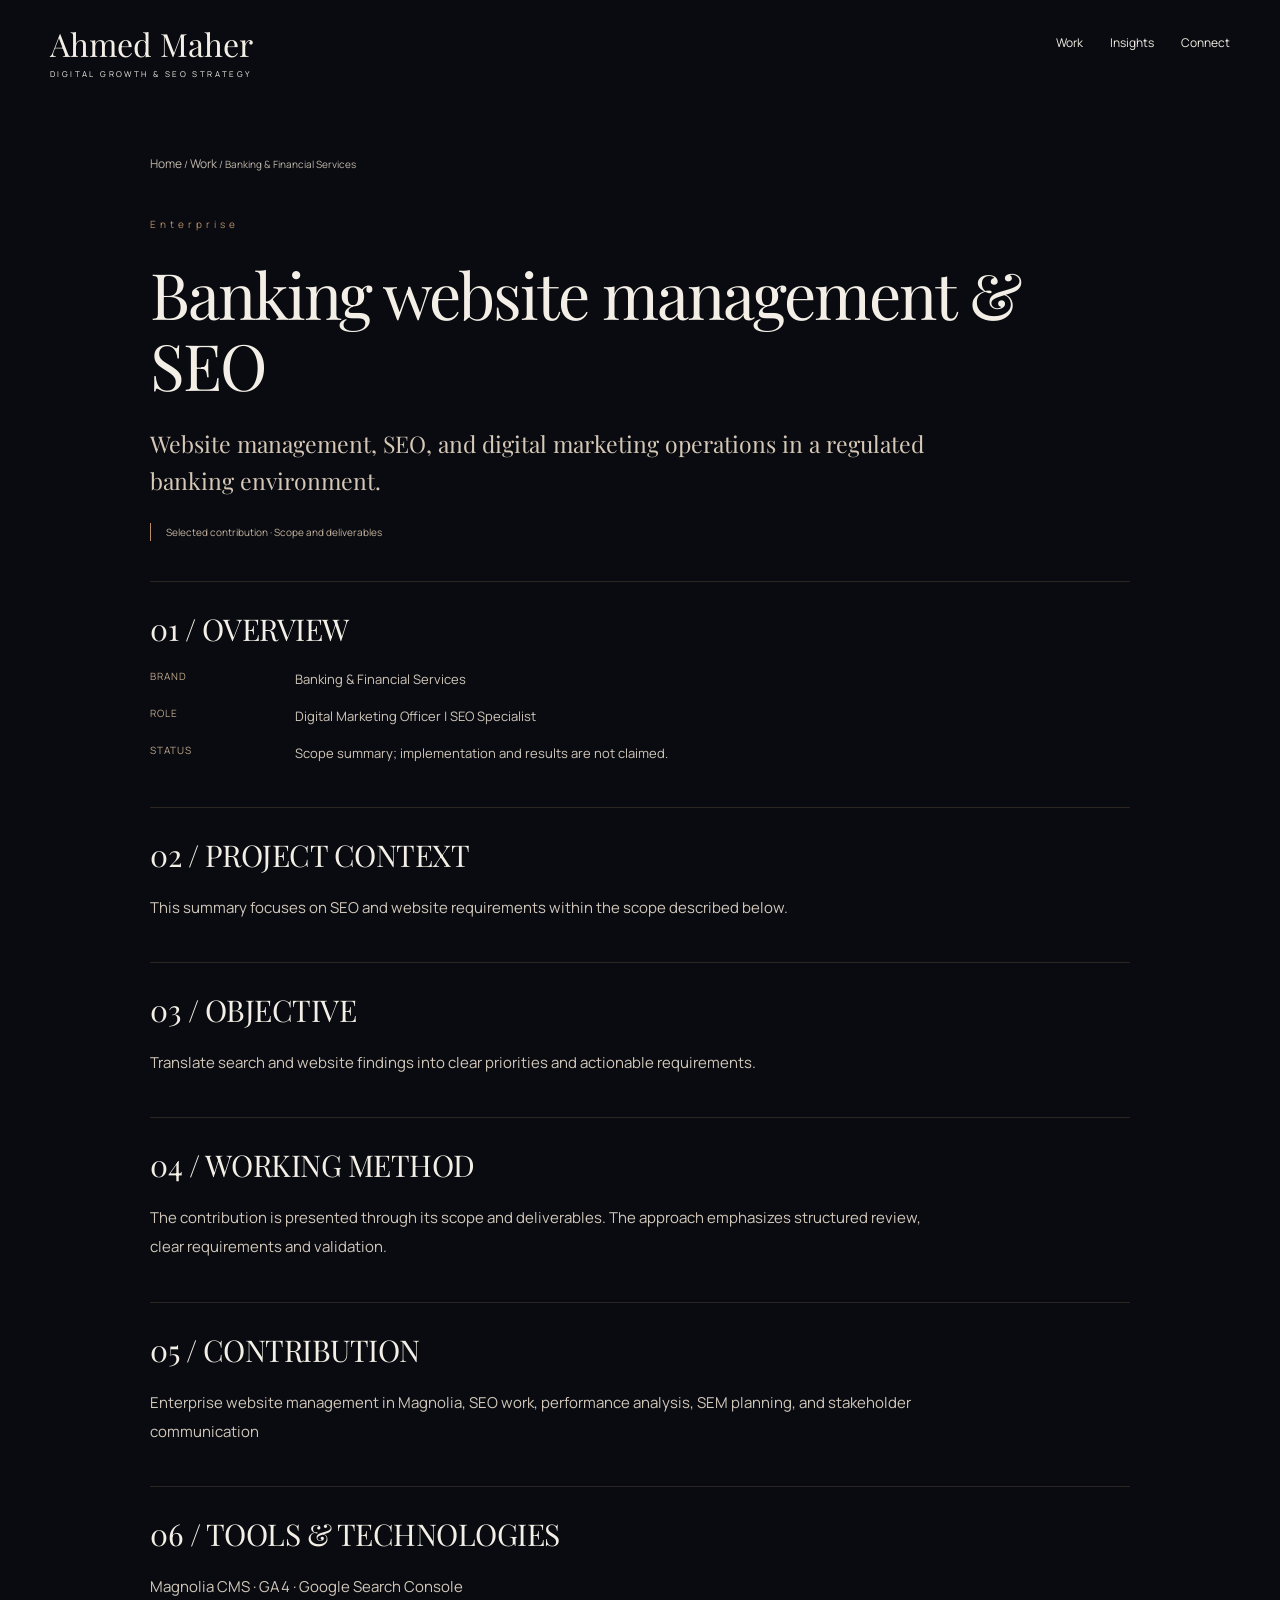
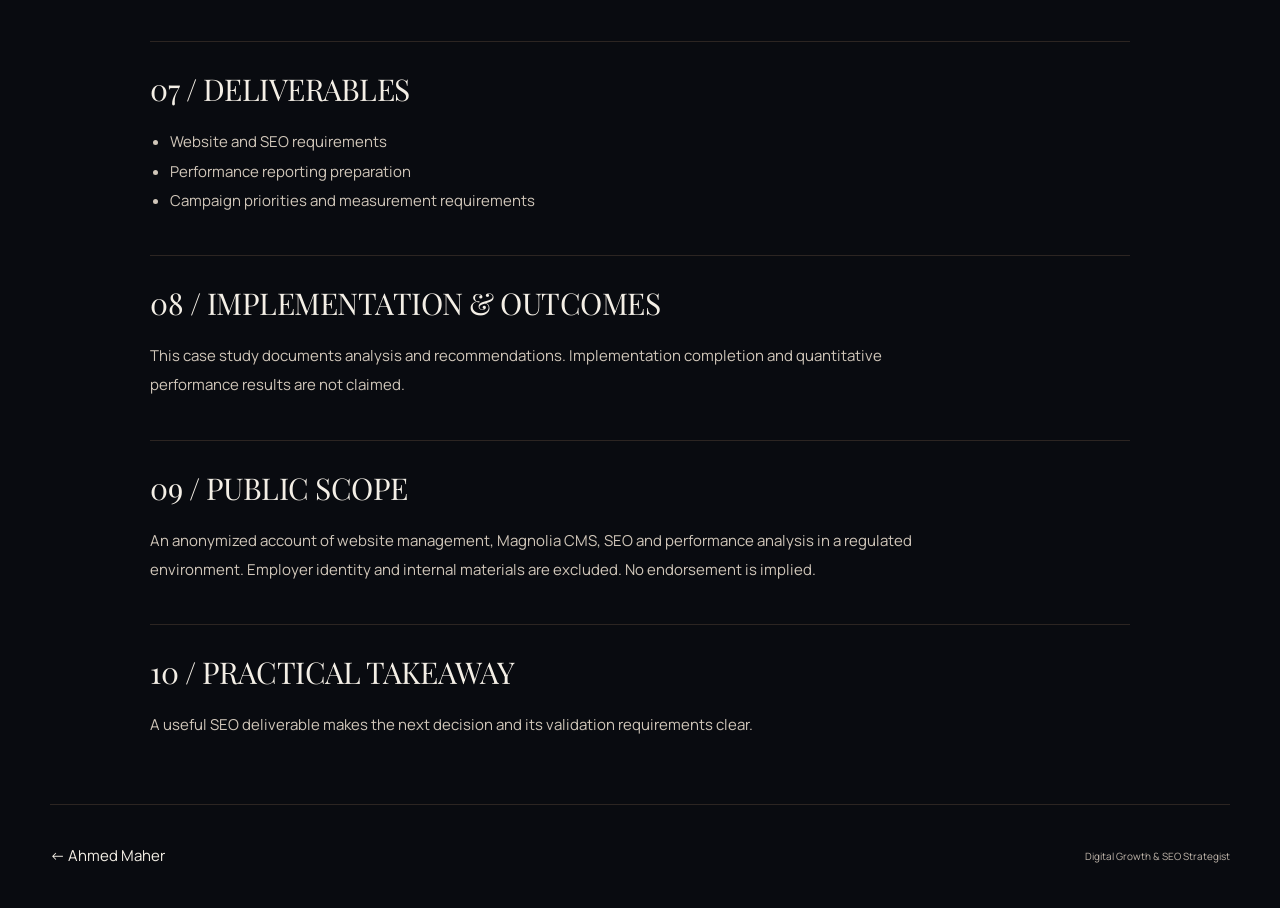
<file: projects/banking-seo/index.html>
<!DOCTYPE html>

<html lang="en"><head><meta charset="utf-8"/><meta content="width=device-width,initial-scale=1" name="viewport"/><title>Banking &amp; Financial Services — Banking website management &amp; SEO | Ahmed Maher</title><meta content="Website management, SEO, and digital marketing operations in a regulated banking environment." name="description"/><meta content="Banking &amp; Financial Services — Banking website management &amp; SEO" property="og:title"/><meta content="Website management, SEO, and digital marketing operations in a regulated banking environment." property="og:description"/><meta content="website" property="og:type"/><meta content="summary_large_image" name="twitter:card"/><link href="https://ahmedmabduldaiem-dm.github.io/ahmed-maher-portfolio/projects/banking-seo/index.html" rel="canonical"/><meta content="https://ahmedmabduldaiem-dm.github.io/ahmed-maher-portfolio/projects/banking-seo/index.html" property="og:url"/><link href="../../assets/icons/favicon.svg" rel="icon" type="image/svg+xml"/><link href="../../css/styles.css" rel="stylesheet"/><link href="../../css/portfolio.css" rel="stylesheet"/><link href="https://fonts.googleapis.com" rel="preconnect"/><link crossorigin="" href="https://fonts.gstatic.com" rel="preconnect"/><link href="https://fonts.googleapis.com/css2?family=Playfair+Display:ital,wght@0,400;0,500;1,400&amp;family=Manrope:wght@400;500;600&amp;display=swap" rel="stylesheet"/><script type="application/ld+json">{"@context": "https://schema.org", "@type": "WebPage", "name": "Banking & Financial Services \u2014 Banking website management & SEO"}</script><meta content="https://ahmedmabduldaiem-dm.github.io/ahmed-maher-portfolio/assets/images/social-card.jpg" property="og:image"/><meta content="1200" property="og:image:width"/><meta content="630" property="og:image:height"/><meta content="Ahmed Maher — Digital Marketing &amp; SEO Specialist" property="og:image:alt"/><meta content="Ahmed Maher" property="og:site_name"/></head><body><a class="skip" href="#content">Skip to content</a><header class="header wrap"><a class="brand" href="../../index.html">Ahmed Maher<small>DIGITAL GROWTH &amp; SEO STRATEGY</small></a><nav aria-label="Page navigation"><a href="../../index.html#projects">Work</a><a href="../../insights/index.html">Insights</a><a href="../../index.html#contact">Connect</a></nav></header><main class="wrap document-page" id="content"><nav aria-label="Breadcrumb" class="breadcrumbs"><a href="../../index.html">Home</a> / <a href="../../index.html#projects">Work</a> / Banking &amp; Financial Services</nav><p class="eyebrow">Enterprise</p><h1>Banking website management &amp; SEO</h1><p class="document-intro">Website management, SEO, and digital marketing operations in a regulated banking environment.</p><p class="review-label">Selected contribution · Scope and deliverables</p><p></p><section class="article-section"><h2>01 / OVERVIEW</h2><div><dl class="case-facts"><dt>Brand</dt><dd>Banking &amp; Financial Services</dd><dt>Role</dt><dd>Digital Marketing Officer | SEO Specialist</dd><dt>Status</dt><dd>Scope summary; implementation and results are not claimed.</dd></dl></div></section><section class="article-section"><h2>02 / PROJECT CONTEXT</h2><div>This summary focuses on SEO and website requirements within the scope described below.</div></section><section class="article-section"><h2>03 / OBJECTIVE</h2><div>Translate search and website findings into clear priorities and actionable requirements.</div></section><section class="article-section"><h2>04 / WORKING METHOD</h2><div>The contribution is presented through its scope and deliverables. The approach emphasizes structured review, clear requirements and validation.</div></section><section class="article-section"><h2>05 / CONTRIBUTION</h2><div>Enterprise website management in Magnolia, SEO work, performance analysis, SEM planning, and stakeholder communication</div></section><section class="article-section"><h2>06 / TOOLS &amp; TECHNOLOGIES</h2><div>Magnolia CMS · GA4 · Google Search Console</div></section><section class="article-section"><h2>07 / DELIVERABLES</h2><div><ul><li>Website and SEO requirements</li><li>Performance reporting preparation</li><li>Campaign priorities and measurement requirements</li></ul></div></section><section class="article-section"><h2>08 / IMPLEMENTATION &amp; OUTCOMES</h2><div>This case study documents analysis and recommendations. Implementation completion and quantitative performance results are not claimed.</div></section><section class="article-section"><h2>09 / PUBLIC SCOPE</h2><div>An anonymized account of website management, Magnolia CMS, SEO and performance analysis in a regulated environment. Employer identity and internal materials are excluded. No endorsement is implied.</div></section><section class="article-section"><h2>10 / PRACTICAL TAKEAWAY</h2><div>A useful SEO deliverable makes the next decision and its validation requirements clear.</div></section></main><footer class="wrap"><a href="../../index.html">← Ahmed Maher</a><p>Digital Growth &amp; SEO Strategist</p></footer></body></html>
</file>
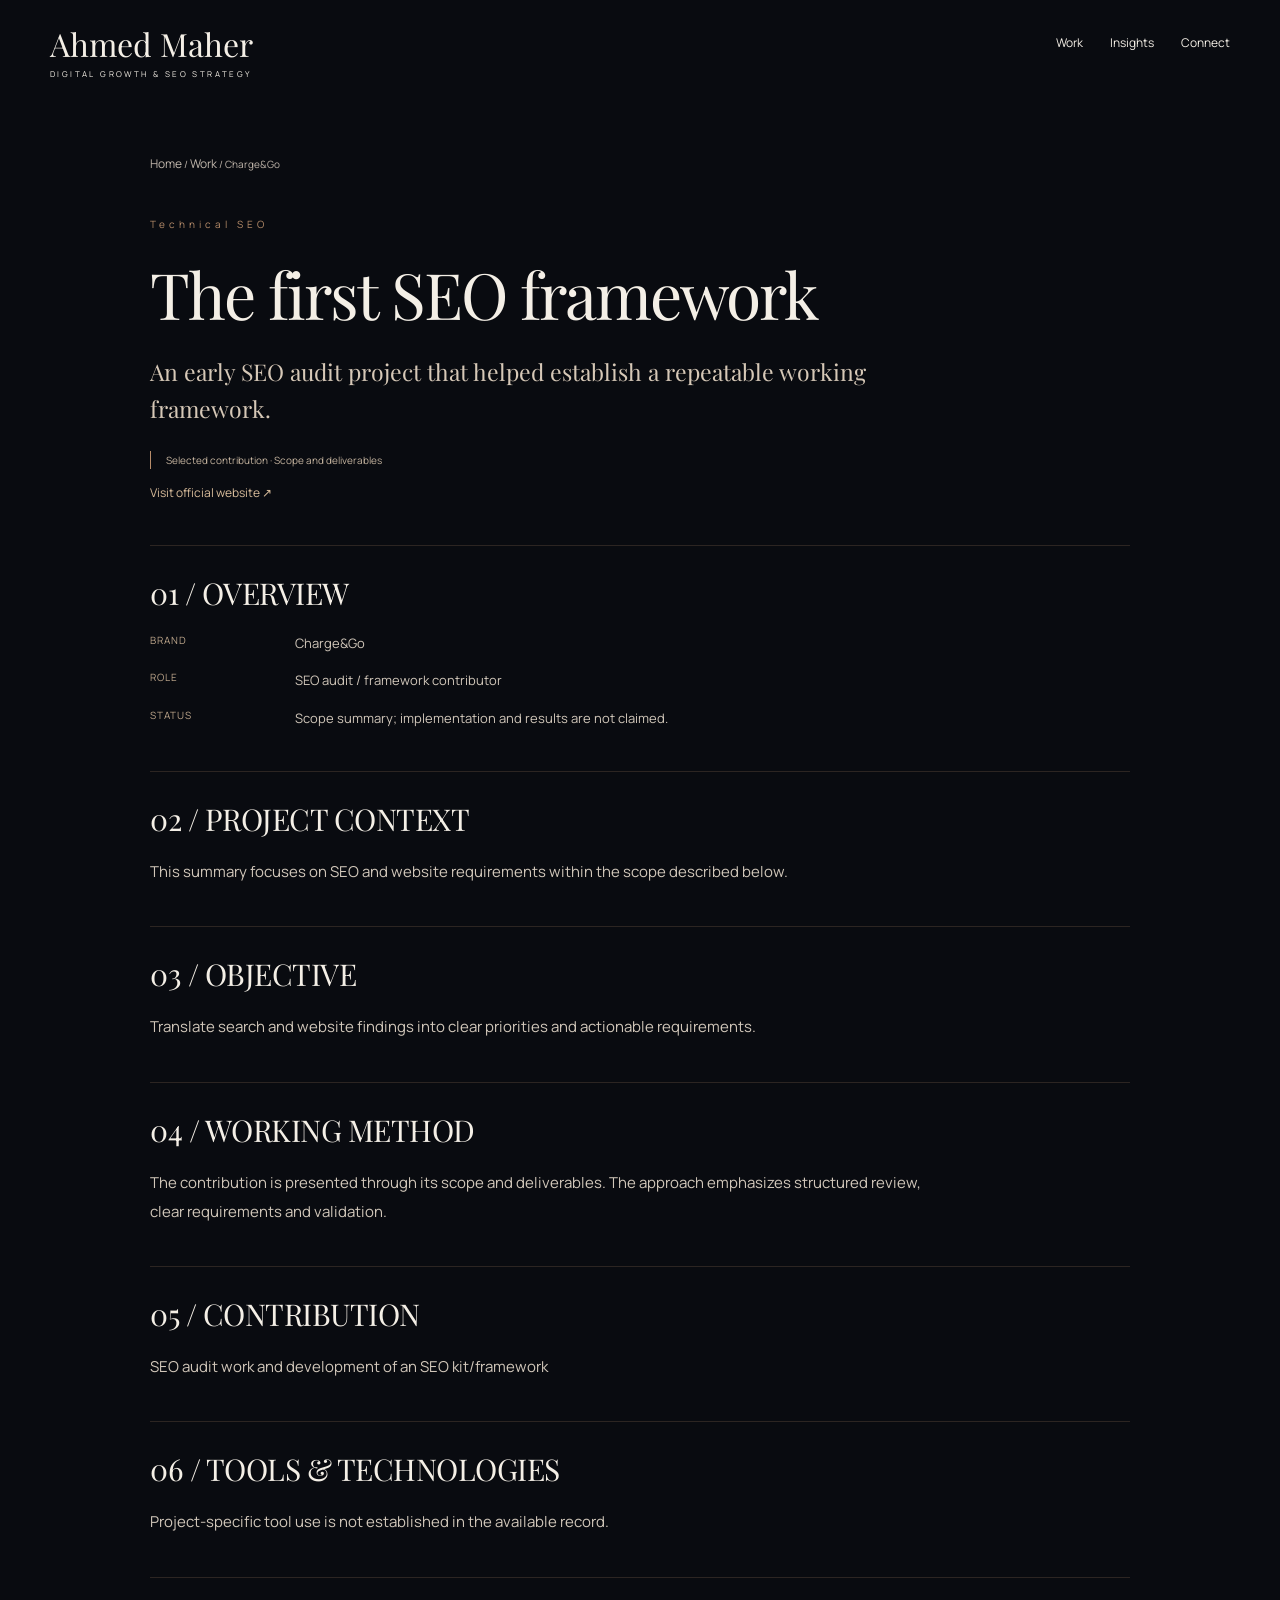
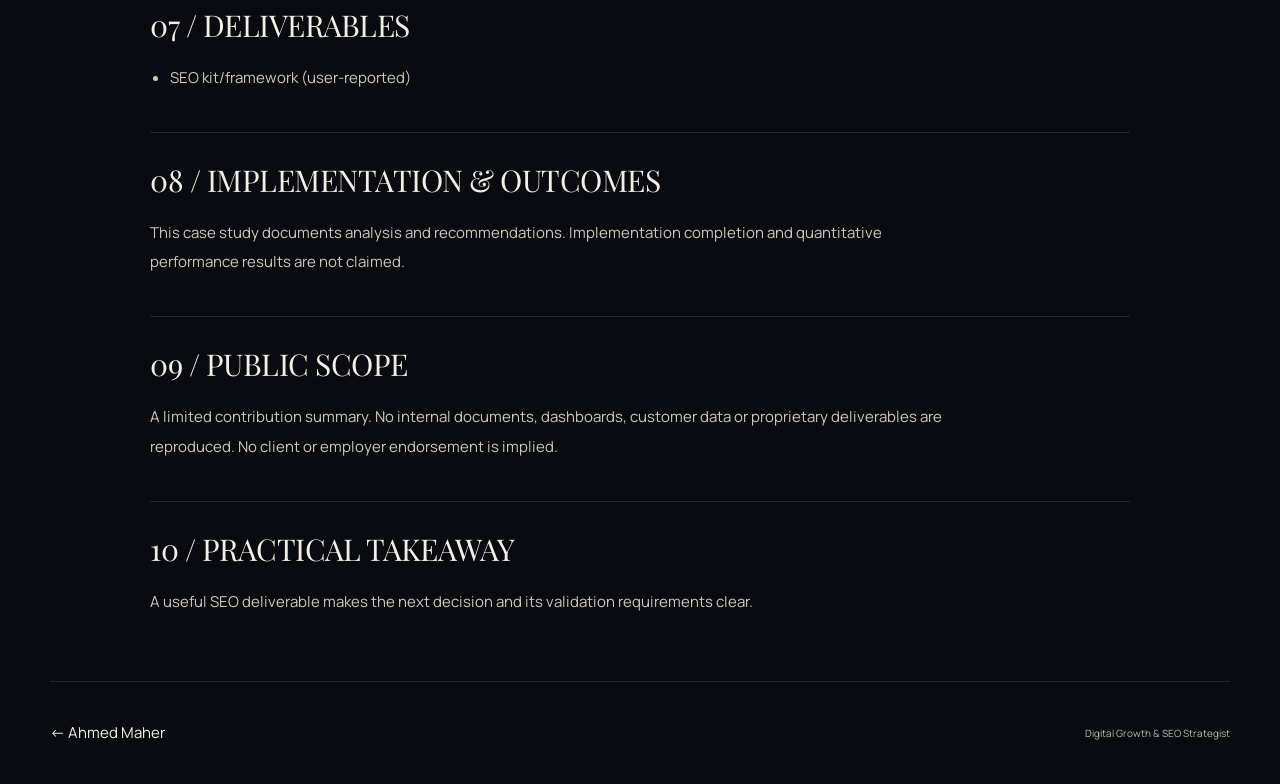
<file: projects/charge-and-go/index.html>
<!DOCTYPE html>

<html lang="en"><head><meta charset="utf-8"/><meta content="width=device-width,initial-scale=1" name="viewport"/><title>Charge&amp;Go — The first SEO framework | Ahmed Maher</title><meta content="An early SEO audit project that helped establish a repeatable working framework." name="description"/><meta content="Charge&amp;Go — The first SEO framework" property="og:title"/><meta content="An early SEO audit project that helped establish a repeatable working framework." property="og:description"/><meta content="website" property="og:type"/><meta content="summary_large_image" name="twitter:card"/><link href="https://ahmedmabduldaiem-dm.github.io/ahmed-maher-portfolio/projects/charge-and-go/index.html" rel="canonical"/><meta content="https://ahmedmabduldaiem-dm.github.io/ahmed-maher-portfolio/projects/charge-and-go/index.html" property="og:url"/><link href="../../assets/icons/favicon.svg" rel="icon" type="image/svg+xml"/><link href="../../css/styles.css" rel="stylesheet"/><link href="../../css/portfolio.css" rel="stylesheet"/><link href="https://fonts.googleapis.com" rel="preconnect"/><link crossorigin="" href="https://fonts.gstatic.com" rel="preconnect"/><link href="https://fonts.googleapis.com/css2?family=Playfair+Display:ital,wght@0,400;0,500;1,400&amp;family=Manrope:wght@400;500;600&amp;display=swap" rel="stylesheet"/><script type="application/ld+json">{"@context": "https://schema.org", "@type": "WebPage", "name": "Charge&Go \u2014 The first SEO framework"}</script><meta content="https://ahmedmabduldaiem-dm.github.io/ahmed-maher-portfolio/assets/images/social-card.jpg" property="og:image"/><meta content="1200" property="og:image:width"/><meta content="630" property="og:image:height"/><meta content="Ahmed Maher — Digital Marketing &amp; SEO Specialist" property="og:image:alt"/><meta content="Ahmed Maher" property="og:site_name"/></head><body><a class="skip" href="#content">Skip to content</a><header class="header wrap"><a class="brand" href="../../index.html">Ahmed Maher<small>DIGITAL GROWTH &amp; SEO STRATEGY</small></a><nav aria-label="Page navigation"><a href="../../index.html#projects">Work</a><a href="../../insights/index.html">Insights</a><a href="../../index.html#contact">Connect</a></nav></header><main class="wrap document-page" id="content"><nav aria-label="Breadcrumb" class="breadcrumbs"><a href="../../index.html">Home</a> / <a href="../../index.html#projects">Work</a> / Charge&amp;Go</nav><p class="eyebrow">Technical SEO</p><h1>The first SEO framework</h1><p class="document-intro">An early SEO audit project that helped establish a repeatable working framework.</p><p class="review-label">Selected contribution · Scope and deliverables</p><p><a href="https://www.chargeandgo.ae/en" rel="noopener noreferrer" target="_blank">Visit official website <span aria-hidden="true">↗</span></a></p><section class="article-section"><h2>01 / OVERVIEW</h2><div><dl class="case-facts"><dt>Brand</dt><dd>Charge&amp;Go</dd><dt>Role</dt><dd>SEO audit / framework contributor</dd><dt>Status</dt><dd>Scope summary; implementation and results are not claimed.</dd></dl></div></section><section class="article-section"><h2>02 / PROJECT CONTEXT</h2><div>This summary focuses on SEO and website requirements within the scope described below.</div></section><section class="article-section"><h2>03 / OBJECTIVE</h2><div>Translate search and website findings into clear priorities and actionable requirements.</div></section><section class="article-section"><h2>04 / WORKING METHOD</h2><div>The contribution is presented through its scope and deliverables. The approach emphasizes structured review, clear requirements and validation.</div></section><section class="article-section"><h2>05 / CONTRIBUTION</h2><div>SEO audit work and development of an SEO kit/framework</div></section><section class="article-section"><h2>06 / TOOLS &amp; TECHNOLOGIES</h2><div>Project-specific tool use is not established in the available record.</div></section><section class="article-section"><h2>07 / DELIVERABLES</h2><div><ul><li>SEO kit/framework (user-reported)</li></ul></div></section><section class="article-section"><h2>08 / IMPLEMENTATION &amp; OUTCOMES</h2><div>This case study documents analysis and recommendations. Implementation completion and quantitative performance results are not claimed.</div></section><section class="article-section"><h2>09 / PUBLIC SCOPE</h2><div>A limited contribution summary. No internal documents, dashboards, customer data or proprietary deliverables are reproduced. No client or employer endorsement is implied.</div></section><section class="article-section"><h2>10 / PRACTICAL TAKEAWAY</h2><div>A useful SEO deliverable makes the next decision and its validation requirements clear.</div></section></main><footer class="wrap"><a href="../../index.html">← Ahmed Maher</a><p>Digital Growth &amp; SEO Strategist</p></footer></body></html>
</file>
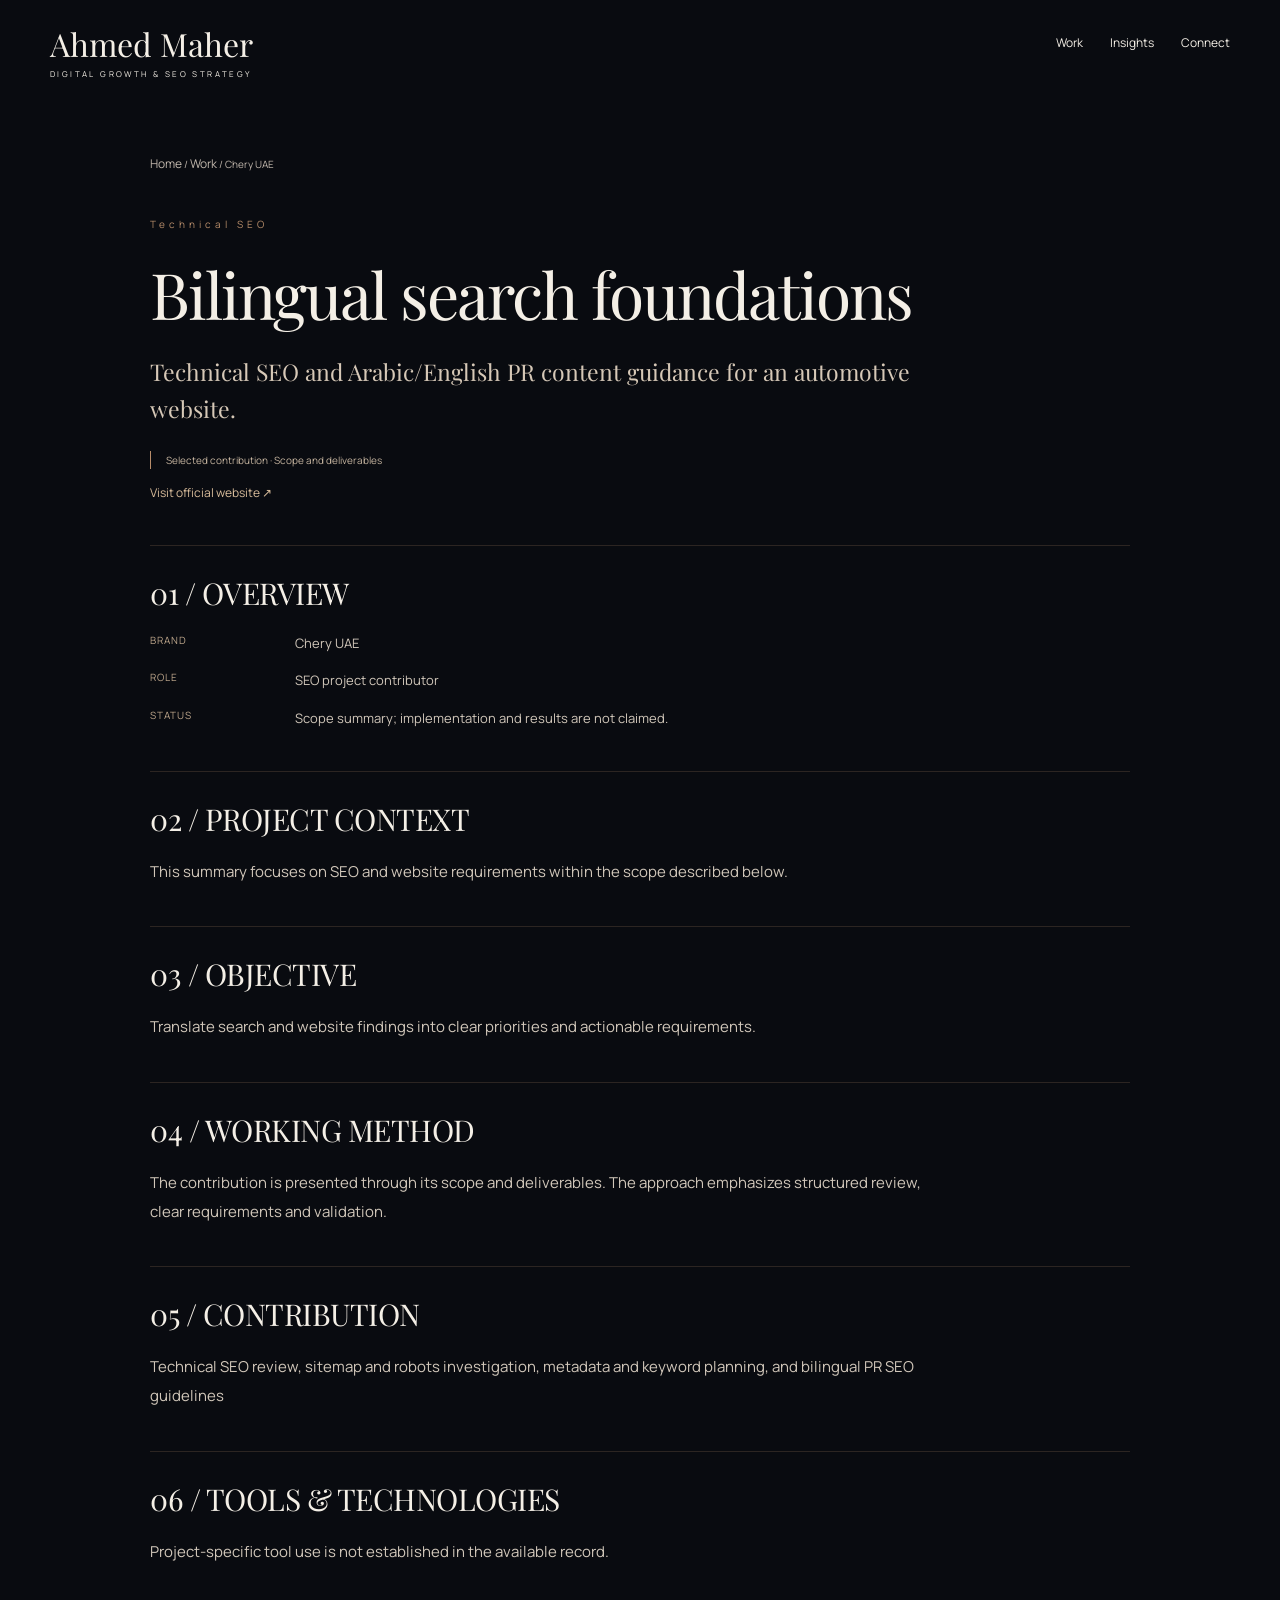
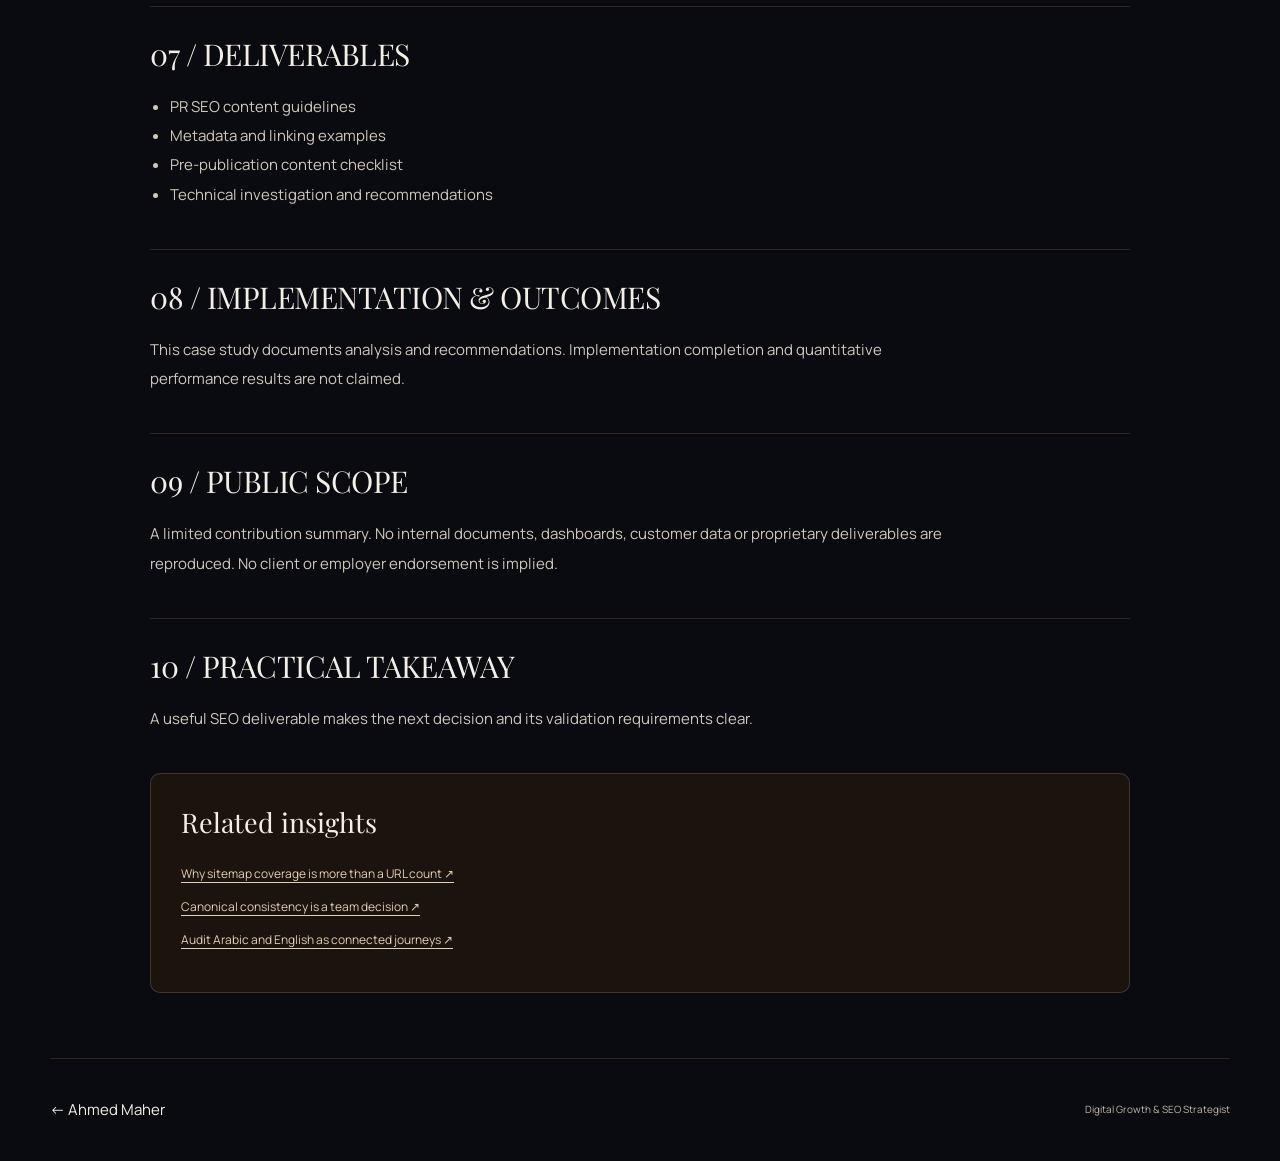
<file: projects/chery-uae/index.html>
<!DOCTYPE html>

<html lang="en"><head><meta charset="utf-8"/><meta content="width=device-width,initial-scale=1" name="viewport"/><title>Chery UAE — Bilingual search foundations | Ahmed Maher</title><meta content="Technical SEO and Arabic/English PR content guidance for an automotive website." name="description"/><meta content="Chery UAE — Bilingual search foundations" property="og:title"/><meta content="Technical SEO and Arabic/English PR content guidance for an automotive website." property="og:description"/><meta content="website" property="og:type"/><meta content="summary_large_image" name="twitter:card"/><link href="https://ahmedmabduldaiem-dm.github.io/ahmed-maher-portfolio/projects/chery-uae/index.html" rel="canonical"/><meta content="https://ahmedmabduldaiem-dm.github.io/ahmed-maher-portfolio/projects/chery-uae/index.html" property="og:url"/><link href="../../assets/icons/favicon.svg" rel="icon" type="image/svg+xml"/><link href="../../css/styles.css" rel="stylesheet"/><link href="../../css/portfolio.css" rel="stylesheet"/><link href="https://fonts.googleapis.com" rel="preconnect"/><link crossorigin="" href="https://fonts.gstatic.com" rel="preconnect"/><link href="https://fonts.googleapis.com/css2?family=Playfair+Display:ital,wght@0,400;0,500;1,400&amp;family=Manrope:wght@400;500;600&amp;display=swap" rel="stylesheet"/><script type="application/ld+json">{"@context": "https://schema.org", "@type": "WebPage", "name": "Chery UAE \u2014 Bilingual search foundations"}</script><meta content="https://ahmedmabduldaiem-dm.github.io/ahmed-maher-portfolio/assets/images/social-card.jpg" property="og:image"/><meta content="1200" property="og:image:width"/><meta content="630" property="og:image:height"/><meta content="Ahmed Maher — Digital Marketing &amp; SEO Specialist" property="og:image:alt"/><meta content="Ahmed Maher" property="og:site_name"/></head><body><a class="skip" href="#content">Skip to content</a><header class="header wrap"><a class="brand" href="../../index.html">Ahmed Maher<small>DIGITAL GROWTH &amp; SEO STRATEGY</small></a><nav aria-label="Page navigation"><a href="../../index.html#projects">Work</a><a href="../../insights/index.html">Insights</a><a href="../../index.html#contact">Connect</a></nav></header><main class="wrap document-page" id="content"><nav aria-label="Breadcrumb" class="breadcrumbs"><a href="../../index.html">Home</a> / <a href="../../index.html#projects">Work</a> / Chery UAE</nav><p class="eyebrow">Technical SEO</p><h1>Bilingual search foundations</h1><p class="document-intro">Technical SEO and Arabic/English PR content guidance for an automotive website.</p><p class="review-label">Selected contribution · Scope and deliverables</p><p><a href="https://cheryuae.com/en" rel="noopener noreferrer" target="_blank">Visit official website <span aria-hidden="true">↗</span></a></p><section class="article-section"><h2>01 / OVERVIEW</h2><div><dl class="case-facts"><dt>Brand</dt><dd>Chery UAE</dd><dt>Role</dt><dd>SEO project contributor</dd><dt>Status</dt><dd>Scope summary; implementation and results are not claimed.</dd></dl></div></section><section class="article-section"><h2>02 / PROJECT CONTEXT</h2><div>This summary focuses on SEO and website requirements within the scope described below.</div></section><section class="article-section"><h2>03 / OBJECTIVE</h2><div>Translate search and website findings into clear priorities and actionable requirements.</div></section><section class="article-section"><h2>04 / WORKING METHOD</h2><div>The contribution is presented through its scope and deliverables. The approach emphasizes structured review, clear requirements and validation.</div></section><section class="article-section"><h2>05 / CONTRIBUTION</h2><div>Technical SEO review, sitemap and robots investigation, metadata and keyword planning, and bilingual PR SEO guidelines</div></section><section class="article-section"><h2>06 / TOOLS &amp; TECHNOLOGIES</h2><div>Project-specific tool use is not established in the available record.</div></section><section class="article-section"><h2>07 / DELIVERABLES</h2><div><ul><li>PR SEO content guidelines</li><li>Metadata and linking examples</li><li>Pre-publication content checklist</li><li>Technical investigation and recommendations</li></ul></div></section><section class="article-section"><h2>08 / IMPLEMENTATION &amp; OUTCOMES</h2><div>This case study documents analysis and recommendations. Implementation completion and quantitative performance results are not claimed.</div></section><section class="article-section"><h2>09 / PUBLIC SCOPE</h2><div>A limited contribution summary. No internal documents, dashboards, customer data or proprietary deliverables are reproduced. No client or employer endorsement is implied.</div></section><section class="article-section"><h2>10 / PRACTICAL TAKEAWAY</h2><div>A useful SEO deliverable makes the next decision and its validation requirements clear.</div></section><section class="related"><h2>Related insights</h2><p><a href="../../insights/sitemap-coverage/index.html">Why sitemap coverage is more than a URL count ↗</a></p><p><a href="../../insights/canonical-consistency/index.html">Canonical consistency is a team decision ↗</a></p><p><a href="../../insights/multilingual-audit/index.html">Audit Arabic and English as connected journeys ↗</a></p></section></main><footer class="wrap"><a href="../../index.html">← Ahmed Maher</a><p>Digital Growth &amp; SEO Strategist</p></footer></body></html>
</file>
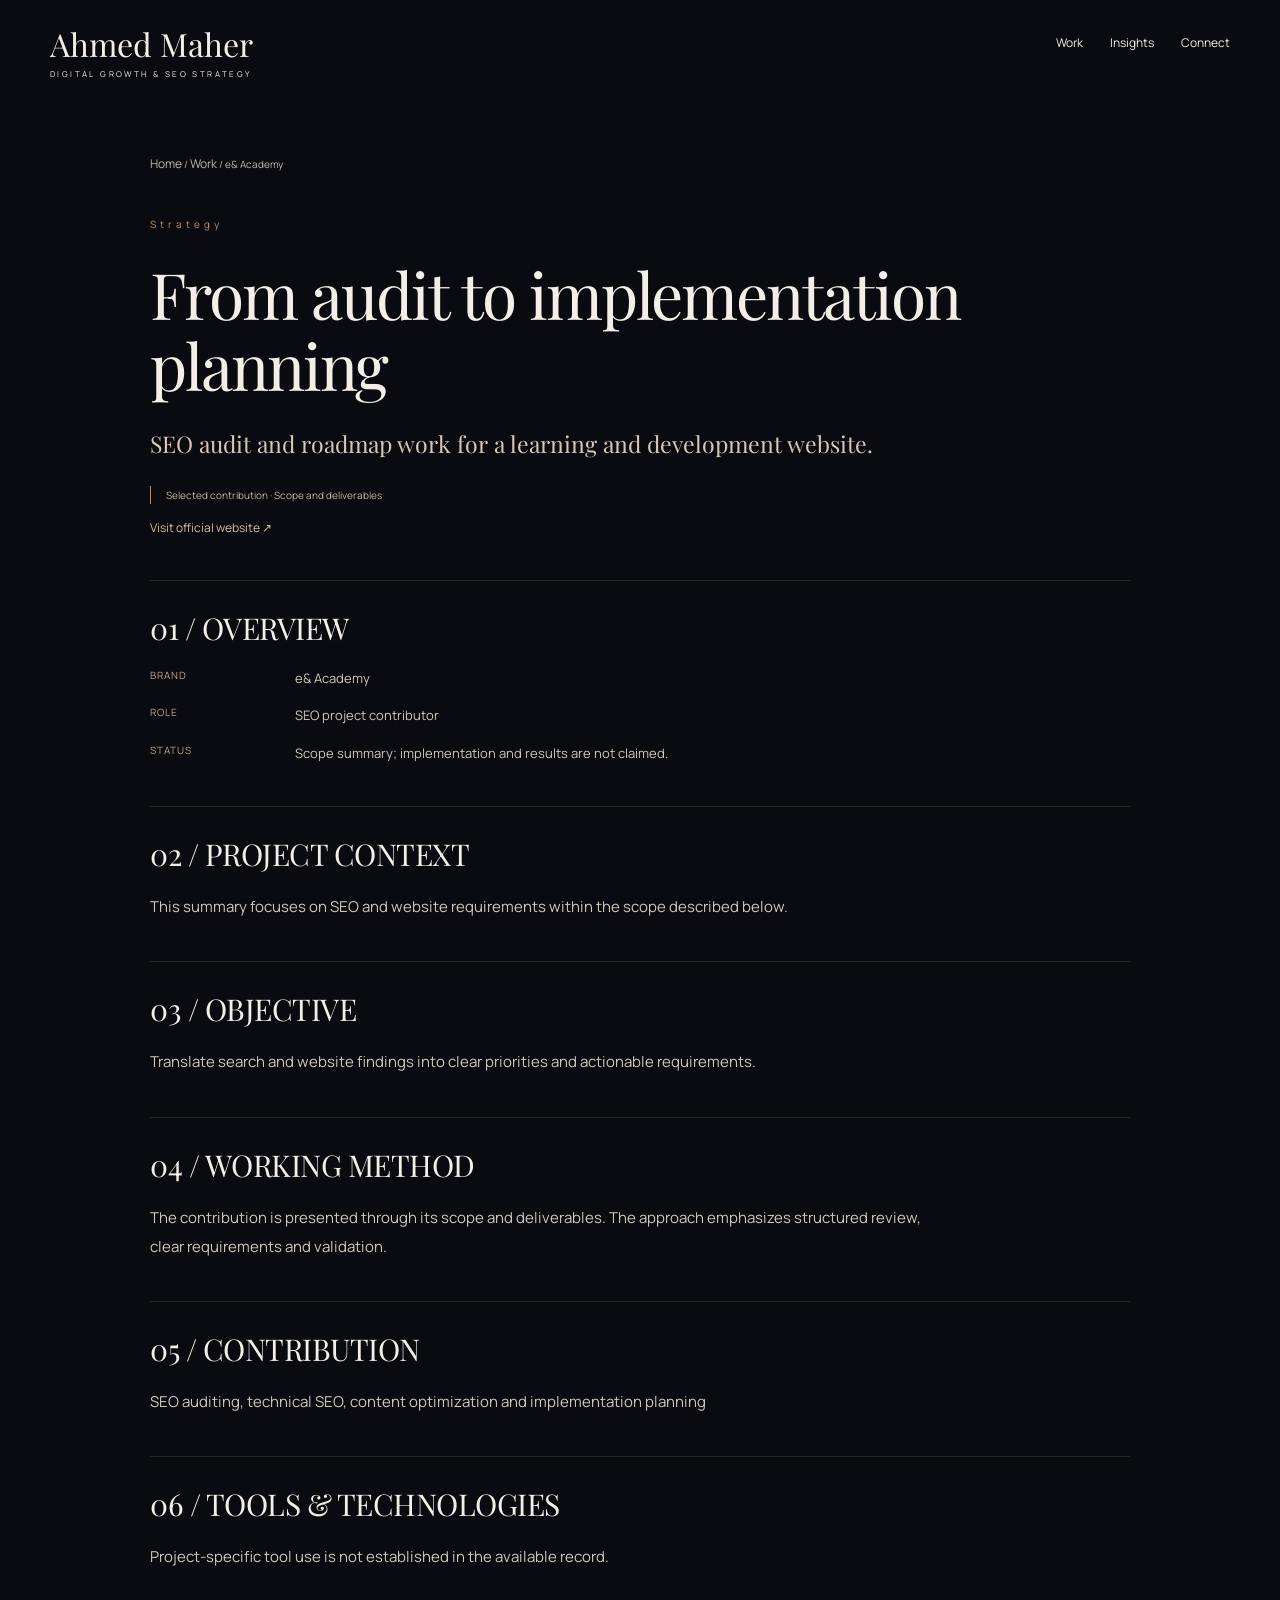
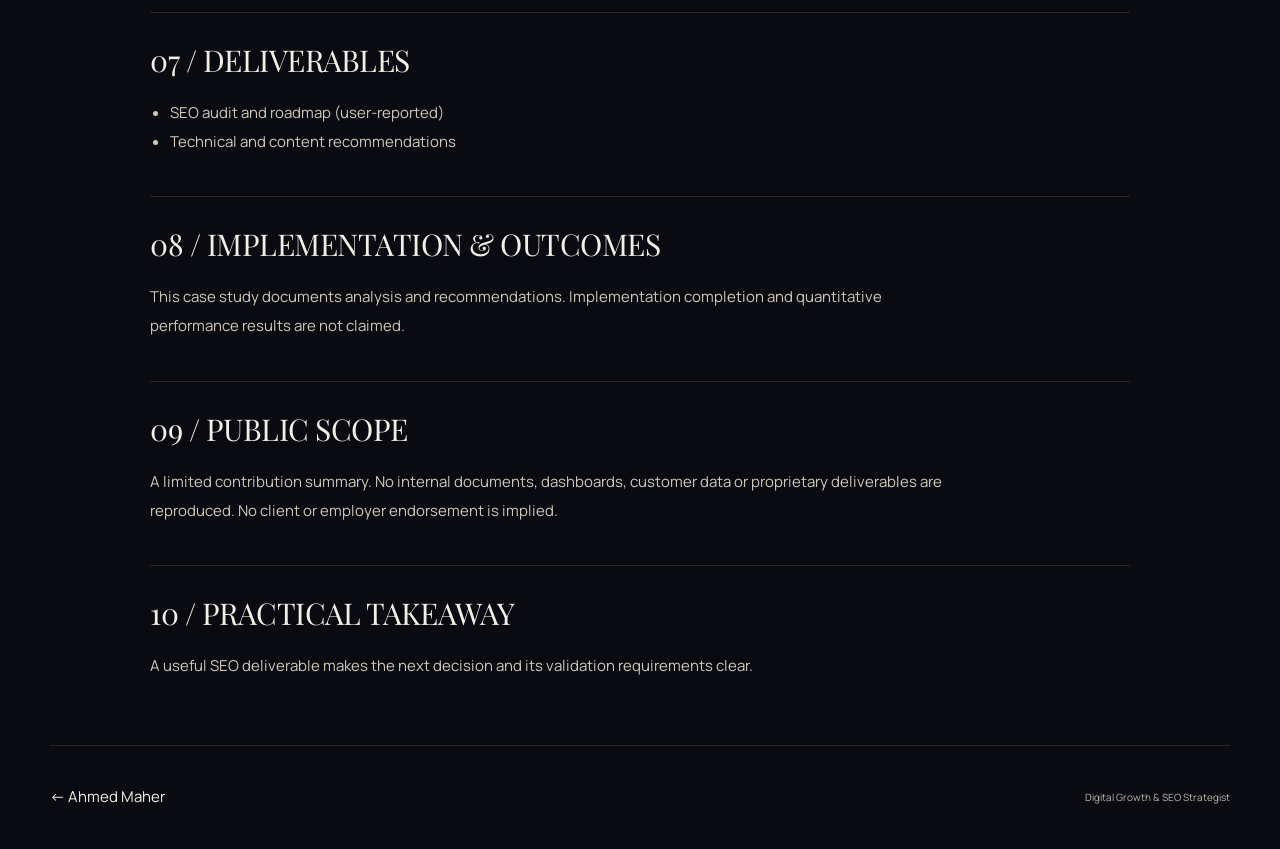
<file: projects/e-and-academy/index.html>
<!DOCTYPE html>

<html lang="en"><head><meta charset="utf-8"/><meta content="width=device-width,initial-scale=1" name="viewport"/><title>e&amp; Academy — From audit to implementation planning | Ahmed Maher</title><meta content="SEO audit and roadmap work for a learning and development website." name="description"/><meta content="e&amp; Academy — From audit to implementation planning" property="og:title"/><meta content="SEO audit and roadmap work for a learning and development website." property="og:description"/><meta content="website" property="og:type"/><meta content="summary_large_image" name="twitter:card"/><link href="https://ahmedmabduldaiem-dm.github.io/ahmed-maher-portfolio/projects/e-and-academy/index.html" rel="canonical"/><meta content="https://ahmedmabduldaiem-dm.github.io/ahmed-maher-portfolio/projects/e-and-academy/index.html" property="og:url"/><link href="../../assets/icons/favicon.svg" rel="icon" type="image/svg+xml"/><link href="../../css/styles.css" rel="stylesheet"/><link href="../../css/portfolio.css" rel="stylesheet"/><link href="https://fonts.googleapis.com" rel="preconnect"/><link crossorigin="" href="https://fonts.gstatic.com" rel="preconnect"/><link href="https://fonts.googleapis.com/css2?family=Playfair+Display:ital,wght@0,400;0,500;1,400&amp;family=Manrope:wght@400;500;600&amp;display=swap" rel="stylesheet"/><script type="application/ld+json">{"@context": "https://schema.org", "@type": "WebPage", "name": "e& Academy \u2014 From audit to implementation planning"}</script><meta content="https://ahmedmabduldaiem-dm.github.io/ahmed-maher-portfolio/assets/images/social-card.jpg" property="og:image"/><meta content="1200" property="og:image:width"/><meta content="630" property="og:image:height"/><meta content="Ahmed Maher — Digital Marketing &amp; SEO Specialist" property="og:image:alt"/><meta content="Ahmed Maher" property="og:site_name"/></head><body><a class="skip" href="#content">Skip to content</a><header class="header wrap"><a class="brand" href="../../index.html">Ahmed Maher<small>DIGITAL GROWTH &amp; SEO STRATEGY</small></a><nav aria-label="Page navigation"><a href="../../index.html#projects">Work</a><a href="../../insights/index.html">Insights</a><a href="../../index.html#contact">Connect</a></nav></header><main class="wrap document-page" id="content"><nav aria-label="Breadcrumb" class="breadcrumbs"><a href="../../index.html">Home</a> / <a href="../../index.html#projects">Work</a> / e&amp; Academy</nav><p class="eyebrow">Strategy</p><h1>From audit to implementation planning</h1><p class="document-intro">SEO audit and roadmap work for a learning and development website.</p><p class="review-label">Selected contribution · Scope and deliverables</p><p><a href="https://www.ea.ae/" rel="noopener noreferrer" target="_blank">Visit official website <span aria-hidden="true">↗</span></a></p><section class="article-section"><h2>01 / OVERVIEW</h2><div><dl class="case-facts"><dt>Brand</dt><dd>e&amp; Academy</dd><dt>Role</dt><dd>SEO project contributor</dd><dt>Status</dt><dd>Scope summary; implementation and results are not claimed.</dd></dl></div></section><section class="article-section"><h2>02 / PROJECT CONTEXT</h2><div>This summary focuses on SEO and website requirements within the scope described below.</div></section><section class="article-section"><h2>03 / OBJECTIVE</h2><div>Translate search and website findings into clear priorities and actionable requirements.</div></section><section class="article-section"><h2>04 / WORKING METHOD</h2><div>The contribution is presented through its scope and deliverables. The approach emphasizes structured review, clear requirements and validation.</div></section><section class="article-section"><h2>05 / CONTRIBUTION</h2><div>SEO auditing, technical SEO, content optimization and implementation planning</div></section><section class="article-section"><h2>06 / TOOLS &amp; TECHNOLOGIES</h2><div>Project-specific tool use is not established in the available record.</div></section><section class="article-section"><h2>07 / DELIVERABLES</h2><div><ul><li>SEO audit and roadmap (user-reported)</li><li>Technical and content recommendations</li></ul></div></section><section class="article-section"><h2>08 / IMPLEMENTATION &amp; OUTCOMES</h2><div>This case study documents analysis and recommendations. Implementation completion and quantitative performance results are not claimed.</div></section><section class="article-section"><h2>09 / PUBLIC SCOPE</h2><div>A limited contribution summary. No internal documents, dashboards, customer data or proprietary deliverables are reproduced. No client or employer endorsement is implied.</div></section><section class="article-section"><h2>10 / PRACTICAL TAKEAWAY</h2><div>A useful SEO deliverable makes the next decision and its validation requirements clear.</div></section></main><footer class="wrap"><a href="../../index.html">← Ahmed Maher</a><p>Digital Growth &amp; SEO Strategist</p></footer></body></html>
</file>
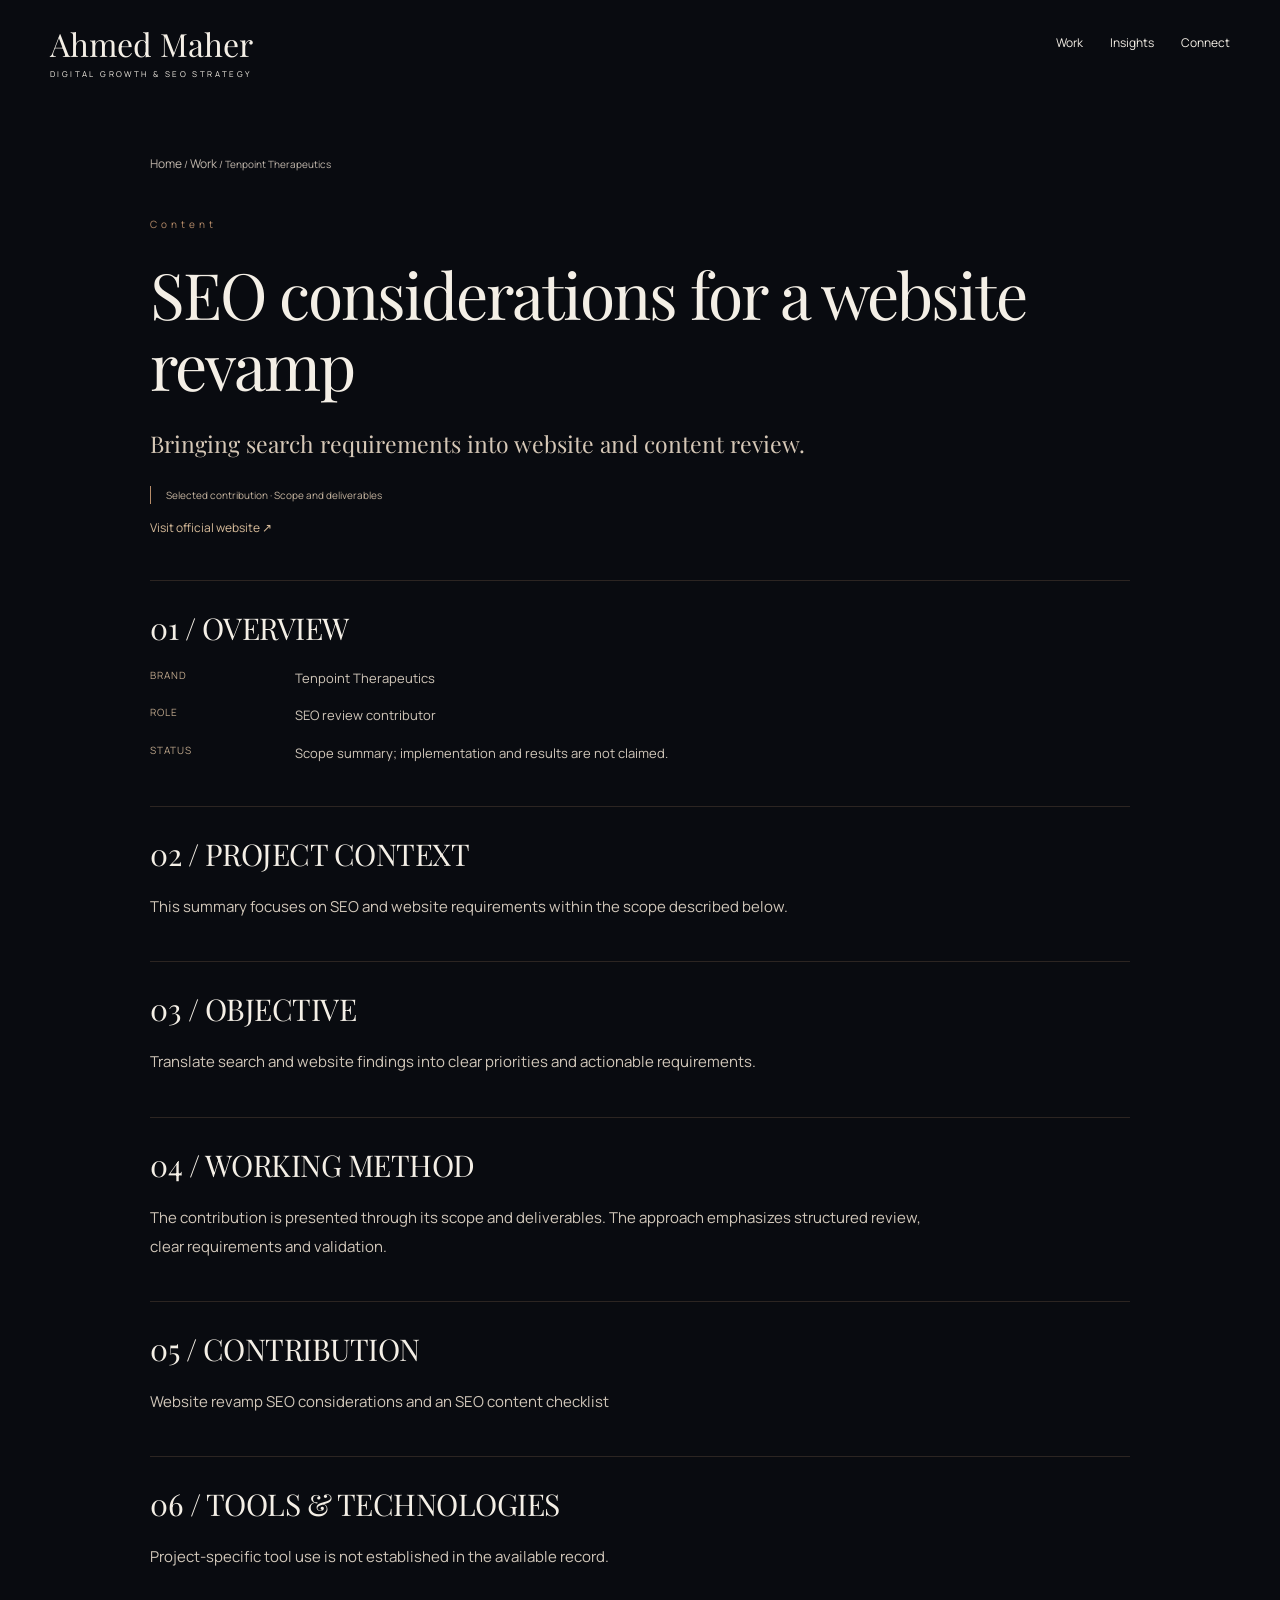
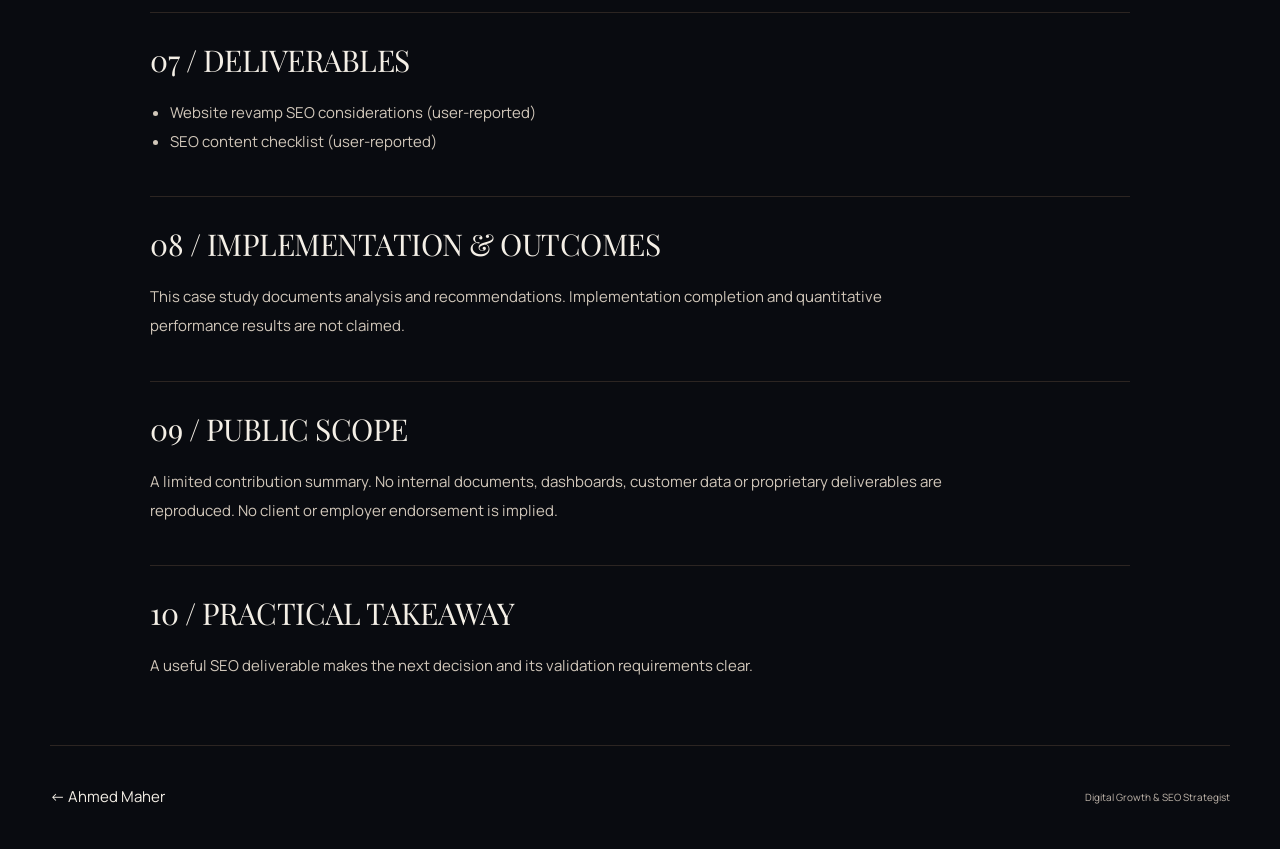
<file: projects/tenpoint/index.html>
<!DOCTYPE html>

<html lang="en"><head><meta charset="utf-8"/><meta content="width=device-width,initial-scale=1" name="viewport"/><title>Tenpoint Therapeutics — SEO considerations for a website revamp | Ahmed Maher</title><meta content="Bringing search requirements into website and content review." name="description"/><meta content="Tenpoint Therapeutics — SEO considerations for a website revamp" property="og:title"/><meta content="Bringing search requirements into website and content review." property="og:description"/><meta content="website" property="og:type"/><meta content="summary_large_image" name="twitter:card"/><link href="https://ahmedmabduldaiem-dm.github.io/ahmed-maher-portfolio/projects/tenpoint/index.html" rel="canonical"/><meta content="https://ahmedmabduldaiem-dm.github.io/ahmed-maher-portfolio/projects/tenpoint/index.html" property="og:url"/><link href="../../assets/icons/favicon.svg" rel="icon" type="image/svg+xml"/><link href="../../css/styles.css" rel="stylesheet"/><link href="../../css/portfolio.css" rel="stylesheet"/><link href="https://fonts.googleapis.com" rel="preconnect"/><link crossorigin="" href="https://fonts.gstatic.com" rel="preconnect"/><link href="https://fonts.googleapis.com/css2?family=Playfair+Display:ital,wght@0,400;0,500;1,400&amp;family=Manrope:wght@400;500;600&amp;display=swap" rel="stylesheet"/><script type="application/ld+json">{"@context": "https://schema.org", "@type": "WebPage", "name": "Tenpoint Therapeutics \u2014 SEO considerations for a website revamp"}</script><meta content="https://ahmedmabduldaiem-dm.github.io/ahmed-maher-portfolio/assets/images/social-card.jpg" property="og:image"/><meta content="1200" property="og:image:width"/><meta content="630" property="og:image:height"/><meta content="Ahmed Maher — Digital Marketing &amp; SEO Specialist" property="og:image:alt"/><meta content="Ahmed Maher" property="og:site_name"/></head><body><a class="skip" href="#content">Skip to content</a><header class="header wrap"><a class="brand" href="../../index.html">Ahmed Maher<small>DIGITAL GROWTH &amp; SEO STRATEGY</small></a><nav aria-label="Page navigation"><a href="../../index.html#projects">Work</a><a href="../../insights/index.html">Insights</a><a href="../../index.html#contact">Connect</a></nav></header><main class="wrap document-page" id="content"><nav aria-label="Breadcrumb" class="breadcrumbs"><a href="../../index.html">Home</a> / <a href="../../index.html#projects">Work</a> / Tenpoint Therapeutics</nav><p class="eyebrow">Content</p><h1>SEO considerations for a website revamp</h1><p class="document-intro">Bringing search requirements into website and content review.</p><p class="review-label">Selected contribution · Scope and deliverables</p><p><a href="https://tenpointtherapeutics.com/" rel="noopener noreferrer" target="_blank">Visit official website <span aria-hidden="true">↗</span></a></p><section class="article-section"><h2>01 / OVERVIEW</h2><div><dl class="case-facts"><dt>Brand</dt><dd>Tenpoint Therapeutics</dd><dt>Role</dt><dd>SEO review contributor</dd><dt>Status</dt><dd>Scope summary; implementation and results are not claimed.</dd></dl></div></section><section class="article-section"><h2>02 / PROJECT CONTEXT</h2><div>This summary focuses on SEO and website requirements within the scope described below.</div></section><section class="article-section"><h2>03 / OBJECTIVE</h2><div>Translate search and website findings into clear priorities and actionable requirements.</div></section><section class="article-section"><h2>04 / WORKING METHOD</h2><div>The contribution is presented through its scope and deliverables. The approach emphasizes structured review, clear requirements and validation.</div></section><section class="article-section"><h2>05 / CONTRIBUTION</h2><div>Website revamp SEO considerations and an SEO content checklist</div></section><section class="article-section"><h2>06 / TOOLS &amp; TECHNOLOGIES</h2><div>Project-specific tool use is not established in the available record.</div></section><section class="article-section"><h2>07 / DELIVERABLES</h2><div><ul><li>Website revamp SEO considerations (user-reported)</li><li>SEO content checklist (user-reported)</li></ul></div></section><section class="article-section"><h2>08 / IMPLEMENTATION &amp; OUTCOMES</h2><div>This case study documents analysis and recommendations. Implementation completion and quantitative performance results are not claimed.</div></section><section class="article-section"><h2>09 / PUBLIC SCOPE</h2><div>A limited contribution summary. No internal documents, dashboards, customer data or proprietary deliverables are reproduced. No client or employer endorsement is implied.</div></section><section class="article-section"><h2>10 / PRACTICAL TAKEAWAY</h2><div>A useful SEO deliverable makes the next decision and its validation requirements clear.</div></section></main><footer class="wrap"><a href="../../index.html">← Ahmed Maher</a><p>Digital Growth &amp; SEO Strategist</p></footer></body></html>
</file>
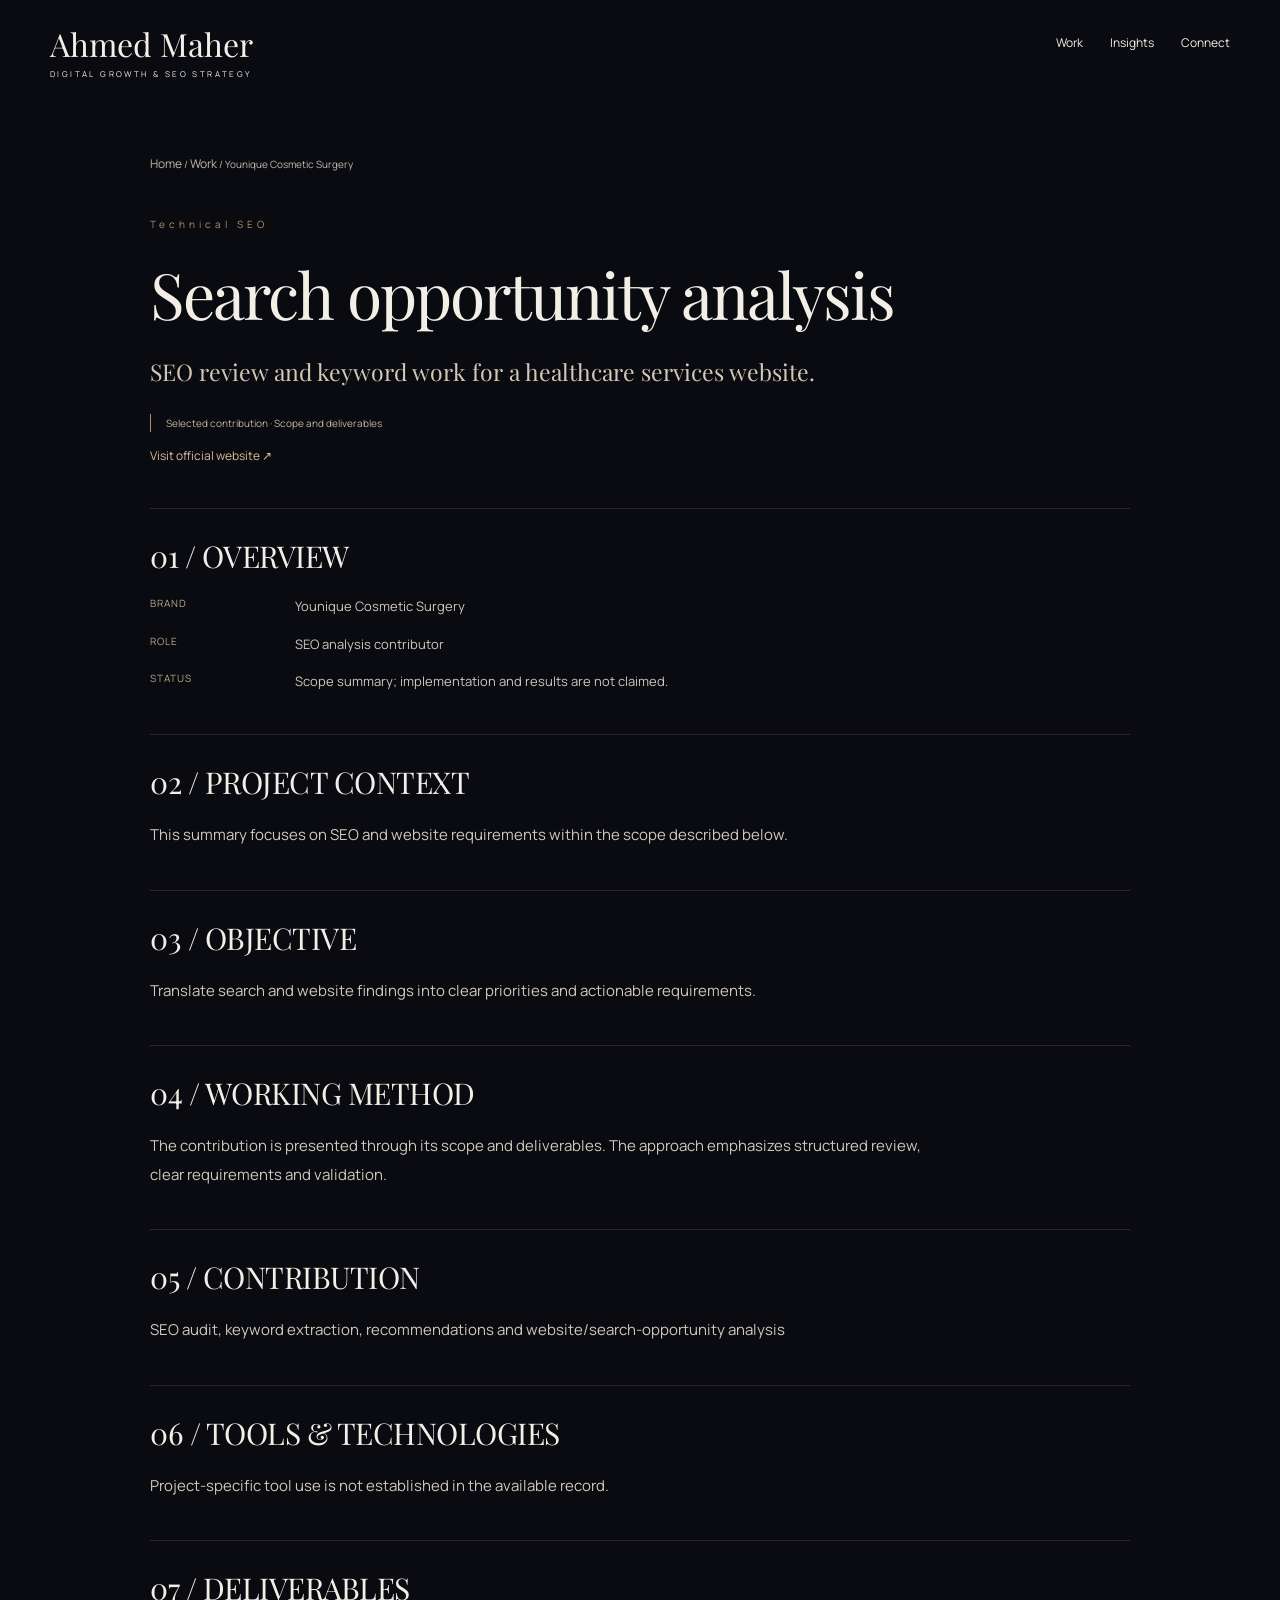
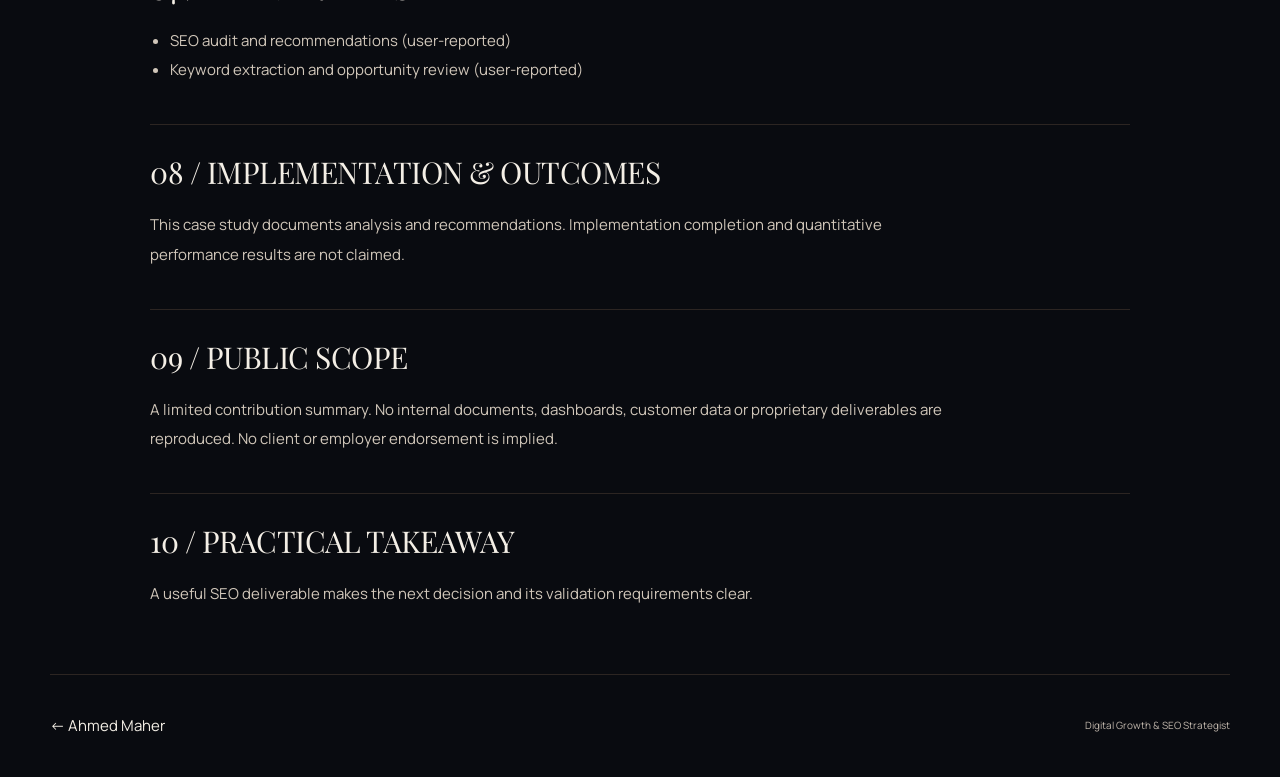
<file: projects/younique-surgery/index.html>
<!DOCTYPE html>

<html lang="en"><head><meta charset="utf-8"/><meta content="width=device-width,initial-scale=1" name="viewport"/><title>Younique Cosmetic Surgery — Search opportunity analysis | Ahmed Maher</title><meta content="SEO review and keyword work for a healthcare services website." name="description"/><meta content="Younique Cosmetic Surgery — Search opportunity analysis" property="og:title"/><meta content="SEO review and keyword work for a healthcare services website." property="og:description"/><meta content="website" property="og:type"/><meta content="summary_large_image" name="twitter:card"/><link href="https://ahmedmabduldaiem-dm.github.io/ahmed-maher-portfolio/projects/younique-surgery/index.html" rel="canonical"/><meta content="https://ahmedmabduldaiem-dm.github.io/ahmed-maher-portfolio/projects/younique-surgery/index.html" property="og:url"/><link href="../../assets/icons/favicon.svg" rel="icon" type="image/svg+xml"/><link href="../../css/styles.css" rel="stylesheet"/><link href="../../css/portfolio.css" rel="stylesheet"/><link href="https://fonts.googleapis.com" rel="preconnect"/><link crossorigin="" href="https://fonts.gstatic.com" rel="preconnect"/><link href="https://fonts.googleapis.com/css2?family=Playfair+Display:ital,wght@0,400;0,500;1,400&amp;family=Manrope:wght@400;500;600&amp;display=swap" rel="stylesheet"/><script type="application/ld+json">{"@context": "https://schema.org", "@type": "WebPage", "name": "Younique Cosmetic Surgery \u2014 Search opportunity analysis"}</script><meta content="https://ahmedmabduldaiem-dm.github.io/ahmed-maher-portfolio/assets/images/social-card.jpg" property="og:image"/><meta content="1200" property="og:image:width"/><meta content="630" property="og:image:height"/><meta content="Ahmed Maher — Digital Marketing &amp; SEO Specialist" property="og:image:alt"/><meta content="Ahmed Maher" property="og:site_name"/></head><body><a class="skip" href="#content">Skip to content</a><header class="header wrap"><a class="brand" href="../../index.html">Ahmed Maher<small>DIGITAL GROWTH &amp; SEO STRATEGY</small></a><nav aria-label="Page navigation"><a href="../../index.html#projects">Work</a><a href="../../insights/index.html">Insights</a><a href="../../index.html#contact">Connect</a></nav></header><main class="wrap document-page" id="content"><nav aria-label="Breadcrumb" class="breadcrumbs"><a href="../../index.html">Home</a> / <a href="../../index.html#projects">Work</a> / Younique Cosmetic Surgery</nav><p class="eyebrow">Technical SEO</p><h1>Search opportunity analysis</h1><p class="document-intro">SEO review and keyword work for a healthcare services website.</p><p class="review-label">Selected contribution · Scope and deliverables</p><p><a href="https://www.youniquecosmeticsurgery.com/" rel="noopener noreferrer" target="_blank">Visit official website <span aria-hidden="true">↗</span></a></p><section class="article-section"><h2>01 / OVERVIEW</h2><div><dl class="case-facts"><dt>Brand</dt><dd>Younique Cosmetic Surgery</dd><dt>Role</dt><dd>SEO analysis contributor</dd><dt>Status</dt><dd>Scope summary; implementation and results are not claimed.</dd></dl></div></section><section class="article-section"><h2>02 / PROJECT CONTEXT</h2><div>This summary focuses on SEO and website requirements within the scope described below.</div></section><section class="article-section"><h2>03 / OBJECTIVE</h2><div>Translate search and website findings into clear priorities and actionable requirements.</div></section><section class="article-section"><h2>04 / WORKING METHOD</h2><div>The contribution is presented through its scope and deliverables. The approach emphasizes structured review, clear requirements and validation.</div></section><section class="article-section"><h2>05 / CONTRIBUTION</h2><div>SEO audit, keyword extraction, recommendations and website/search-opportunity analysis</div></section><section class="article-section"><h2>06 / TOOLS &amp; TECHNOLOGIES</h2><div>Project-specific tool use is not established in the available record.</div></section><section class="article-section"><h2>07 / DELIVERABLES</h2><div><ul><li>SEO audit and recommendations (user-reported)</li><li>Keyword extraction and opportunity review (user-reported)</li></ul></div></section><section class="article-section"><h2>08 / IMPLEMENTATION &amp; OUTCOMES</h2><div>This case study documents analysis and recommendations. Implementation completion and quantitative performance results are not claimed.</div></section><section class="article-section"><h2>09 / PUBLIC SCOPE</h2><div>A limited contribution summary. No internal documents, dashboards, customer data or proprietary deliverables are reproduced. No client or employer endorsement is implied.</div></section><section class="article-section"><h2>10 / PRACTICAL TAKEAWAY</h2><div>A useful SEO deliverable makes the next decision and its validation requirements clear.</div></section></main><footer class="wrap"><a href="../../index.html">← Ahmed Maher</a><p>Digital Growth &amp; SEO Strategist</p></footer></body></html>
</file>
<file: css/styles.css>
:root{--black:#050505;--ivory:#f4efe6;--orange:#b78d6a;--charcoal:#2a2a2a;--muted:#b9b3aa;--serif:'Bodoni Moda',Didot,'Times New Roman',serif;--sans:Manrope,Arial,sans-serif;--max:1440px}*{box-sizing:border-box}html{scroll-behavior:smooth;scroll-padding-top:30px}body{margin:0;background:var(--black);color:var(--ivory);font-family:var(--sans);font-size:15px;line-height:1.75}a{color:inherit;text-decoration:none}a,button{touch-action:manipulation}button{font:inherit}a:focus-visible,button:focus-visible,summary:focus-visible{outline:2px solid var(--orange);outline-offset:6px}.wrap{width:min(var(--max),calc(100% - 100px));margin:auto}.header{min-height:118px;display:flex;align-items:center;justify-content:space-between;gap:30px}.brand{display:flex;align-items:center;gap:17px;font:32px/1 var(--serif);white-space:nowrap}.brand small{display:block;font:8px/1.7 var(--sans);letter-spacing:2.4px;margin-top:7px}.monogram{position:relative;display:inline-flex;font:66px/.9 var(--serif);letter-spacing:-13px;width:65px}.monogram span{font-size:49px;align-self:end}.monogram svg{position:absolute;inset:0;width:78px;height:59px;overflow:visible}.monogram path{fill:none;stroke:var(--orange);stroke-width:2}nav{display:flex;gap:27px;align-items:center}nav a{font-size:12px;transition:color .2s}nav a:hover,nav a[aria-current]{color:var(--orange)}.connect{border:1px solid #8c6d52;padding:8px 19px;border-radius:3px}.connect span{color:var(--orange);margin-left:12px}.menu-toggle{color:var(--ivory);background:transparent;border:1px solid var(--charcoal);padding:10px 14px}.hero{position:relative;min-height:640px;padding-top:58px;padding-bottom:230px;isolation:isolate}.hero-copy{position:relative;z-index:2;pointer-events:none}.hero-copy a{pointer-events:auto}.eyebrow{color:var(--orange);font:10px/1.8 var(--sans);letter-spacing:4px;margin:0 0 25px}.eyebrow span{color:#777;margin:0 15px}h1,h2,h3,p{margin-top:0}h1{font:400 clamp(65px,6.8vw,112px)/1.02 var(--serif);letter-spacing:-4px;margin-bottom:25px;max-width:1180px}em{font-weight:400}.orange{color:var(--orange)}.intro{max-width:620px;color:var(--muted);font-size:17px;line-height:1.8}.actions{display:flex;align-items:center;gap:30px;margin-top:32px}.button{display:inline-flex;align-items:center;gap:30px;background:var(--orange);color:#050505;padding:14px 27px;border:1px solid var(--orange);border-radius:3px;font-weight:600;font-size:13px;transition:background .2s,transform .2s}.button:hover{background:#c8a382;transform:translateY(-2px)}.text-link{font-size:12px;display:flex;align-items:center;gap:12px}.circle{border:1px solid var(--orange);border-radius:50%;width:39px;height:39px;display:grid;place-items:center}.growth{position:absolute;inset:180px -20px 0;z-index:0;pointer-events:none;opacity:.85}.growth svg{width:100%;height:100%;overflow:visible}.curves{fill:none;stroke:var(--orange);stroke-width:1.1}.curves path{stroke-dasharray:1800;stroke-dashoffset:1800;animation:draw 2.8s ease .2s forwards}.curves path:nth-child(2){opacity:.65}.curves path:nth-child(3){opacity:.45}.curves path:nth-child(4){opacity:.3}.nodes{fill:var(--orange);animation:appear 2s ease forwards;filter:drop-shadow(0 0 6px #b78d6a55)}.curve-label{position:absolute;right:1%;top:0;color:var(--muted);font-size:10px;line-height:1.6;border-left:1px solid var(--orange);padding-left:12px}.curve-label strong{font-weight:400;color:var(--ivory)}.expertise{display:grid;grid-template-columns:repeat(3,1fr);border-top:1px solid var(--charcoal);border-bottom:1px solid var(--charcoal);padding:30px 0 40px;gap:35px}.expertise article{padding-right:30px;border-right:1px solid var(--charcoal)}.expertise article:last-child{border:0}.number{display:flex;align-items:center;gap:22px;font-size:11px;margin-bottom:23px}.number:after{content:'';height:1px;flex:1;background:#76563d}.expertise h2{font:27px/1.3 var(--serif);display:flex;justify-content:space-between;gap:10px}.expertise h2 span{color:var(--orange);font:18px var(--sans);transition:transform .2s}.expertise article:hover h2 span{transform:translate(3px,-3px)}.expertise p{font-size:12px;color:var(--muted);margin:0;max-width:330px}.section{padding-top:110px;padding-bottom:100px;border-bottom:1px solid var(--charcoal);scroll-margin-top:30px}.section-heading{margin-bottom:50px}.section h2{font:400 clamp(38px,4vw,62px)/1.15 var(--serif);letter-spacing:-1.5px;margin-bottom:20px}.section h2 em{color:var(--muted)}.section-heading>p:last-child{color:var(--muted);max-width:600px}.process{display:grid;grid-template-columns:repeat(4,1fr);gap:30px}.process article{border-top:1px solid #73543e;padding-top:23px}.process span,.insights small{font-size:9px;letter-spacing:2px;color:var(--orange)}h3{font:27px/1.3 var(--serif);margin:20px 0 15px}.process p,.insights p{color:var(--muted);font-size:13px}.projects{border-top:1px solid var(--charcoal)}details{border-bottom:1px solid var(--charcoal);padding:25px 0}summary{cursor:pointer;list-style:none;display:grid;grid-template-columns:220px 1fr 24px;align-items:center;gap:24px}summary::-webkit-details-marker{display:none}summary small{font-size:10px;letter-spacing:1px;color:var(--muted)}summary strong{font:30px/1.3 var(--serif);font-weight:400}summary:after{content:'+';color:var(--orange);font-size:23px}details[open] summary:after{content:'−'}.project-detail{padding:30px 0 0 244px;max-width:950px;color:var(--muted);font-size:13px}.project-detail p{margin-bottom:12px}.project-detail b{color:var(--ivory);font-weight:500}.status{color:var(--orange);font-size:10px;letter-spacing:1px}.insights{display:grid;grid-template-columns:repeat(3,1fr);gap:45px}.insights article{border-top:1px solid #73543e;padding-top:22px}.about{display:grid;grid-template-columns:1fr 1fr;gap:80px}.about>div:last-child{padding-top:40px;color:var(--muted)}.large-copy{font:29px/1.5 var(--serif);color:var(--ivory)}.signature{color:var(--orange);letter-spacing:2px;font-size:12px;margin-top:30px}.contact{text-align:center}.contact>p:not(.eyebrow){color:var(--muted)}.contact-links{display:flex;justify-content:center;gap:70px;margin-top:45px}.contact-links span{display:block;font-size:10px;letter-spacing:2px;color:var(--orange)}.contact-links strong{font-size:13px;font-weight:400}.note{font-size:10px}footer{display:flex;align-items:center;justify-content:space-between;gap:25px;padding-top:38px;padding-bottom:38px}footer p{font-size:10px;color:var(--muted);margin:0}.footer-brand{font:24px var(--serif)}.footer-brand small{display:block;font:9px var(--sans);color:var(--muted);margin-top:7px}.skip{position:fixed;top:-100px;left:20px;background:var(--ivory);color:var(--black);z-index:20;padding:10px}.skip:focus{top:10px}.reveal-pending{opacity:0;transform:translateY(15px);transition:opacity .6s,transform .6s}.revealed{opacity:1;transform:none}@keyframes draw{to{stroke-dashoffset:0}}@keyframes appear{from{opacity:0}to{opacity:1}}@media(min-width:1700px){.hero{min-height:730px}}@media(max-width:1100px){.wrap{width:calc(100% - 60px)}nav{gap:15px}.brand{font-size:26px}.brand small{font-size:7px;letter-spacing:1.7px}h1{font-size:clamp(58px,7.6vw,90px)}.hero{padding-bottom:210px;min-height:620px}.intro{max-width:540px}.process{grid-template-columns:repeat(2,1fr)}.expertise h2{font-size:23px}}@media(max-width:800px){.header{flex-wrap:wrap;min-height:100px;padding-top:20px;padding-bottom:20px}.menu-toggle:not([hidden]){display:block}#navigation{width:100%;flex-wrap:wrap;padding:18px 0;gap:20px}.js #navigation{display:none}.js #navigation.open{display:flex}.hero{padding-top:35px;min-height:640px;padding-bottom:210px}h1{font-size:clamp(48px,8.8vw,70px);letter-spacing:-2px}.eyebrow{letter-spacing:2px;font-size:8px}.eyebrow span{margin:0 6px}.intro{font-size:15px;max-width:530px}.growth{top:300px;left:-10px;right:0}.curve-label{display:none}.expertise{gap:20px}.expertise article{padding-right:15px}.expertise h2{font-size:22px}.expertise p{font-size:11px}.section{padding-top:75px;padding-bottom:70px}.insights{gap:25px}.about{gap:35px;grid-template-columns:1fr}.about>div:last-child{padding:0}.section h2{font-size:44px}summary{grid-template-columns:150px 1fr 20px}.project-detail{padding-left:174px}footer{flex-wrap:wrap}}@media(max-width:540px){.wrap{width:calc(100% - 40px)}.brand{font-size:25px;gap:13px}.monogram{transform:scale(.8);transform-origin:left center;width:48px}.hero{min-height:620px;padding-bottom:200px}h1{font-size:clamp(42px,10.2vw,58px);line-height:1.1;letter-spacing:-1.6px}.eyebrow{font-size:8px;letter-spacing:1.4px}.hero .eyebrow span{display:none}.hero .eyebrow{max-width:290px;line-height:2}.intro{font-size:14px}.actions{gap:20px;align-items:flex-start;flex-direction:column}.button{padding:13px 20px;font-size:12px}.growth{top:400px;bottom:0}.expertise{grid-template-columns:1fr;gap:0;padding-bottom:0}.expertise article{border-right:0;border-bottom:1px solid var(--charcoal);padding:25px 0}.expertise h2{font-size:28px}.expertise p{font-size:13px;max-width:100%}.number{margin-bottom:15px}.process,.insights{grid-template-columns:1fr;gap:25px}.section h2{font-size:38px;letter-spacing:-1px}summary{grid-template-columns:1fr 20px;gap:12px}summary small{grid-column:1/-1}summary strong{font-size:26px}.project-detail{padding-left:0}.contact-links{flex-direction:column;gap:12px}.large-copy{font-size:26px}footer{align-items:flex-start;flex-direction:column}footer nav{gap:25px}}@media(prefers-reduced-motion:reduce){html{scroll-behavior:auto}*,*:before,*:after{animation:none!important;transition:none!important}.curves path{stroke-dashoffset:0}.reveal-pending{opacity:1;transform:none}}
@media(min-width:801px){.menu-toggle{display:none!important}.hero{padding-bottom:160px;min-height:590px}}

/* Version 2: editorial hierarchy, luminous curves, interactive expertise. */
:root{--serif:'Playfair Display',Georgia,'Times New Roman',serif}
.header{min-height:108px}.hero{padding-top:44px;min-height:630px;padding-bottom:185px}.hero:before{content:'';position:absolute;inset:20% -25px 0 40%;z-index:-1;background:radial-gradient(ellipse at 85% 90%,#b78d6a1a,transparent 60%);pointer-events:none}h1{font-size:clamp(60px,6.6vw,105px);line-height:1.06;letter-spacing:-4.5px;margin-bottom:25px}.intro{font-size:15px;max-width:570px;line-height:1.85}.hero .button{box-shadow:0 4px 30px #b78d6a14;padding:15px 26px}.growth{inset:170px -15px 0;opacity:1}.curves path:first-child{stroke-width:1.8;filter:drop-shadow(0 0 4px #b78d6a88)}.curves path:nth-child(2){stroke:#f4efe6;opacity:.65}.nodes{filter:drop-shadow(0 0 9px #b78d6a99)}.curve-label{top:0;right:0;background:#050505a8;padding:8px 12px;border:1px solid #735d4b;border-radius:4px;font-size:9px;letter-spacing:.5px}.label-performance{top:35%;right:13%}.label-strategy{top:66%;right:32%}.expertise{display:block;padding:0;border-bottom:0}.expertise-select{display:grid;grid-template-columns:repeat(3,1fr);border-bottom:1px solid var(--charcoal)}.expertise-choice{background:transparent;color:var(--ivory);text-align:left;border:0;border-right:1px solid var(--charcoal);padding:27px 30px 30px;cursor:pointer;position:relative;transition:background .25s}.expertise-choice:first-child{padding-left:0}.expertise-choice:last-child{border-right:0}.expertise-choice:hover,.expertise-choice.selected{background:linear-gradient(180deg,#b78d6a09,transparent)}.expertise-choice .number{margin-bottom:25px}.expertise-choice.selected .number:after{background:var(--orange)}.expertise-title{font:25px/1.3 var(--serif);display:flex;align-items:center;gap:14px}.service-icon{width:43px;height:43px;flex:0 0 43px;border:1px solid #48433c;border-radius:9px;display:grid;place-items:center;font:27px var(--sans);color:var(--ivory)}.arrow{margin-left:auto;color:var(--orange);font:18px var(--sans)}.service-summary{display:block;color:var(--muted);font-size:12px;line-height:1.7;margin:10px 0 0 57px}.expertise-detail{padding:36px 0;display:grid;grid-template-columns:1fr 1.6fr;column-gap:70px;border-bottom:1px solid var(--charcoal)}.expertise-detail .eyebrow{grid-column:1;margin-bottom:12px}.expertise-detail h2{grid-column:1;font:31px/1.3 var(--serif);margin:0}.expertise-detail>p:not(.eyebrow){grid-column:2;grid-row:1/3;color:var(--muted);max-width:590px;margin-bottom:15px;font-size:14px}.expertise-detail ul{grid-column:2;list-style:none;display:flex;gap:20px;padding:0;margin:0 0 20px;flex-wrap:wrap;color:var(--ivory);font-size:10px}.expertise-detail li:before{content:'— ';color:var(--orange)}.expertise-detail a{grid-column:2;color:var(--orange);font-size:11px}.section{padding-top:90px;padding-bottom:85px}.section-heading{max-width:850px}.section-heading>p:last-child{font-size:14px}.process h3{font-size:24px}.insights h3{font-size:27px}.contact h2{font-size:clamp(38px,5vw,72px)}
@media(max-width:1100px){h1{font-size:clamp(58px,7vw,82px)}.expertise-title{font-size:21px}.expertise-choice{padding-left:20px;padding-right:20px}.service-icon{display:none}.service-summary{margin-left:0}.curve-label{font-size:8px}.label-strategy{right:25%}}
@media(max-width:800px){.hero{min-height:650px;padding-top:30px;padding-bottom:230px}.hero:before{inset:45% 0 0}.growth{inset:330px 0 0}.curve-label{display:none}.expertise-select{grid-template-columns:1fr}.expertise-choice,.expertise-choice:first-child{padding:22px 16px;border-right:0;border-bottom:1px solid var(--charcoal)}.expertise-choice .number{display:none}.expertise-title{font-size:26px}.service-icon{display:grid}.service-summary{margin-left:57px}.expertise-detail{grid-template-columns:1fr;gap:14px;padding:28px 16px}.expertise-detail .eyebrow,.expertise-detail h2,.expertise-detail>p:not(.eyebrow),.expertise-detail ul,.expertise-detail a{grid-column:1;grid-row:auto}.expertise-detail h2{font-size:29px}.section{padding-top:65px;padding-bottom:60px}}
@media(max-width:540px){.header{min-height:90px}.brand{font-size:24px}.brand small{font-size:6px;letter-spacing:1.5px}.hero{padding-top:28px;min-height:670px;padding-bottom:220px}h1{font-size:clamp(43px,10.9vw,59px);letter-spacing:-2px;line-height:1.13}.hero .eyebrow{max-width:280px;margin-bottom:24px;letter-spacing:2px}.intro{font-size:14px;line-height:1.8;max-width:340px}.actions{gap:18px;margin-top:26px}.hero .button{width:100%;justify-content:space-between;padding:15px 20px}.hero-copy .text-link{min-height:44px}.growth{inset:440px 0 0}.section h2{font-size:35px}.contact-links strong{overflow-wrap:anywhere}#navigation a{min-height:44px;display:flex;align-items:center}#navigation{display:grid;grid-template-columns:1fr 1fr}.js #navigation.open{display:grid}.expertise-detail ul{gap:9px 20px}.expertise-detail li{font-size:11px}.section-heading{margin-bottom:32px}}

/* Hero enquiry form. Enable delivery only after a real endpoint is configured. */
.hero-copy{max-width:calc(100% - 365px)}h1{font-size:clamp(55px,5.1vw,85px);letter-spacing:-3px}.hero{min-height:720px}.lead-card{position:absolute;right:0;top:45px;width:320px;z-index:3;background:#10100ff2;border:1px solid #594b40;border-top:2px solid var(--orange);padding:28px}.lead-card .eyebrow{font-size:8px;letter-spacing:2px;margin-bottom:12px}.lead-card h2{font:34px/1.12 var(--serif);letter-spacing:-1px;margin-bottom:14px}.lead-card h2 em{color:var(--orange)}.lead-intro{font-size:11px;color:var(--muted);margin-bottom:20px}.lead-card label{display:block;font-size:10px;color:var(--ivory);margin:12px 0 6px}.lead-card input,.lead-card select{width:100%;min-height:44px;background:#090909;color:var(--ivory);border:1px solid #3e3a35;border-radius:2px;padding:10px 12px;font:12px var(--sans)}.lead-card input::placeholder{color:#aaa399}.lead-card input:focus,.lead-card select:focus{outline:2px solid var(--orange);outline-offset:2px}.apply-button{width:100%;justify-content:space-between;margin-top:20px;min-height:46px}.apply-button:disabled{opacity:.65;cursor:not-allowed;transform:none}.form-note{font-size:10px;line-height:1.6;color:var(--muted);margin:12px 0 0}#lead-status{font-size:11px;margin-bottom:0}.curve-label{display:none}
@media(max-width:1100px){.hero-copy{max-width:calc(100% - 335px)}h1{font-size:clamp(48px,5.3vw,64px)}.lead-card{width:300px;padding:24px}.hero .eyebrow span{display:none}.intro{font-size:14px}.actions{flex-wrap:wrap;gap:18px}}
@media(max-width:800px){.hero-copy{max-width:100%}h1{font-size:clamp(45px,8.2vw,65px)}.hero{padding-bottom:40px;min-height:0}.lead-card{position:relative;top:auto;right:auto;width:100%;max-width:520px;margin:45px 0 0;padding:25px}.lead-card h2 br{display:none}.lead-card h2{font-size:32px}.hero .growth{inset:240px 0 auto;height:250px;opacity:.45}.hero .actions{flex-direction:row}.hero .button{width:auto}.apply-button{width:100%!important}.lead-card .eyebrow{max-width:none}}
@media(max-width:540px){.hero .actions{flex-direction:column}.hero .actions>.button{width:100%}.hero-copy .intro{max-width:100%}.lead-card{margin-top:35px}.hero .growth{top:320px;height:200px}}

/* Reference-inspired tactile charcoal stage; texture is decorative and lightweight. */
.hero{isolation:isolate;background:radial-gradient(ellipse at 35% 42%,#30302e 0%,#20201f 34%,#111110 65%,#080808 100%);border:1px solid #33312d;border-bottom-color:#4c3828;padding:48px 35px 185px;margin-top:14px;box-shadow:inset 0 0 100px #0009}
.hero:before{inset:0;z-index:-1;background:linear-gradient(110deg,#00000010 25%,#0006 62%,#0009 100%),url('../assets/images/charcoal-grain.svg');background-size:auto,240px 240px;opacity:.6;border-radius:inherit}
.hero:after{content:'';position:absolute;inset:0;z-index:-1;pointer-events:none;background:radial-gradient(ellipse at 72% 95%,#b78d6a17,transparent 40%);box-shadow:inset 0 0 80px #0007}
.hero-copy{position:relative}.hero .lead-card{right:30px;top:40px;background:#10100feb;box-shadow:0 18px 50px #0005}.hero .growth{left:0;right:0;bottom:0;opacity:.8}.intro{color:#ddd7cf}.hero .eyebrow{color:#c9a787}.hero .lead-intro,.hero .form-note{color:var(--muted)}
@media(max-width:1100px){.hero{padding-left:26px;padding-right:26px}.hero .lead-card{right:25px;width:285px}.hero-copy{max-width:calc(100% - 315px)}}
@media(max-width:800px){.hero{padding:32px 25px 30px;margin-top:10px}.hero-copy{max-width:100%}.hero .lead-card{right:auto;top:auto;width:100%;max-width:none;margin-top:38px;background:#0a0a0aeb}.hero:before{inset:0}.hero .growth{top:270px;height:240px;opacity:.3}}
@media(max-width:540px){.hero{width:calc(100% - 24px);padding:28px 18px 22px;background:radial-gradient(ellipse at 20% 20%,#2b2b29,#121211 60%,#080808);box-shadow:inset 0 0 50px #0007}.hero h1{font-size:clamp(38px,9.5vw,51px);letter-spacing:-1.6px}.hero .lead-card{padding:22px 18px;margin-top:32px}.hero .growth{top:320px}.hero .eyebrow{letter-spacing:1.6px}}

/* Version 5: warm brown, blurred atmosphere, fine rounded frame. */
:root{--orange:#b78d6a;--accent:#b78d6a;--black:#080706;--charcoal:#302b26;--muted:#c1b7ac}
body{background:#080706}.hero{border:1px solid #b78d6a44;border-radius:20px;background:#13100d;box-shadow:0 25px 80px #0005,inset 0 0 70px #0005;overflow:hidden}.hero:before{inset:-70px;z-index:-2;background:radial-gradient(ellipse at 16% 20%,#8a6a4b88 0,transparent 30%),radial-gradient(ellipse at 83% 65%,#67442f99,transparent 34%),radial-gradient(circle at 60% 10%,#c5b49b33,transparent 17%),radial-gradient(ellipse at 30% 90%,#3a403833,transparent 40%),linear-gradient(120deg,#27221c,#0a0807);background-size:auto;filter:blur(32px);opacity:1;transform:scale(1.05);border-radius:40px}.hero:after{z-index:-1;background:linear-gradient(90deg,#080706b8 0%,#08070699 46%,#08070640 100%);box-shadow:inset 0 0 90px #0007;border-radius:inherit}.hero h1{color:#f4efe6}.hero .orange{color:#c7a17e}.hero .eyebrow{color:#c8a889}.hero .lead-card{background:#13110fe8;border:1px solid #b78d6a4d;border-top:1px solid #c6a58699;border-radius:14px;box-shadow:0 16px 45px #0004}.lead-card input,.lead-card select{border:1px solid #8c776344;border-radius:5px;background:#0d0b09c9}.lead-card input:hover,.lead-card select:hover{border-color:#b78d6a88}.button{border-radius:6px;background:#b78d6a;border-color:#b78d6a;color:#100b07;box-shadow:none!important}.button:hover{background:#c8a382}.hero .button{font-weight:600}.connect{border-radius:6px;border-color:#b78d6a66}.curves path:first-child{stroke-width:1.3;filter:drop-shadow(0 0 3px #b78d6a55)}.nodes{filter:drop-shadow(0 0 6px #b78d6a66)}.growth{mix-blend-mode:screen}.expertise-choice.selected,.expertise-choice:hover{background:linear-gradient(180deg,#b78d6a0c,transparent)}.service-icon{border-radius:10px;border-color:#b78d6a44}.expertise{margin-top:18px}.expertise-select{border-top:1px solid #b78d6a33}.section{border-bottom-color:#332b24}.section-heading .eyebrow{color:#c8a889}.contact{background:radial-gradient(ellipse at 50% 80%,#b78d6a08,transparent 65%)}
@media(max-width:800px){.hero{border-radius:16px}.hero:before{inset:-40px;filter:blur(26px)}.hero .lead-card{background:#14110fea}.hero:after{background:linear-gradient(180deg,#08070688,#08070666)}}
@media(max-width:540px){.hero{border-radius:14px;background:#13100d}.hero:before{background:radial-gradient(ellipse at 20% 10%,#8a6a4b88,transparent 45%),radial-gradient(ellipse at 85% 55%,#67442f99,transparent 45%),#12100d}.hero .lead-card{border-radius:11px}.hero h1{line-height:1.16}}

/* Version 6: coffee atmosphere and sculpted illustrative growth ribbons. */
:root{--ivory:#f4efe6;--accent:#b78d6a;--orange:#b78d6a}.hero{background:#2a1b13;min-height:850px;padding-bottom:340px;box-shadow:0 24px 70px #0006,inset 0 1px 0 #f4efe616;border-color:#c2a18344}.hero:before{background:radial-gradient(ellipse at 18% 25%,#9e7855 0%,transparent 42%),radial-gradient(ellipse at 80% 78%,#815136,transparent 50%),radial-gradient(circle at 58% 18%,#c2a48077,transparent 28%),linear-gradient(115deg,#483122,#25170f);opacity:1;filter:blur(55px);inset:-90px}.hero:after{background:linear-gradient(90deg,#170e08a8,#170e0866 55%,#170e0877);box-shadow:inset 0 0 85px #0b0705aa}.hero h1 em.orange{color:var(--ivory)}.hero .lead-card{background:linear-gradient(145deg,#34271ff5,#1b140ff5);border-color:#dac6ad4d;box-shadow:inset 0 1px 0 #f4efe61a,0 18px 40px #08040266}.hero .lead-card h2 em{color:var(--ivory)}.lead-card input,.lead-card select{background:#1b130ef5;border-color:#c5aa8a44}.lead-card .button,.hero-copy .button{background:var(--ivory);border-color:var(--ivory);color:#2b1a0e;box-shadow:inset 0 -3px 0 #b39a7c66,0 5px 12px #0003!important}.button:hover{background:#fffaf2}.hero .growth-sculpted{inset:auto 0 0;height:315px;opacity:1;mix-blend-mode:normal;z-index:1}.growth-sculpted svg{overflow:visible}.graph-guides{fill:none;stroke:#f4efe64d;stroke-width:.7;stroke-dasharray:3 6}.ribbon-shadow{fill:none;stroke:#110902;stroke-width:6;transform:translateY(7px);filter:blur(4px);opacity:.7}.growth-sculpted .curves{stroke:url(#ribbon);stroke-width:2;fill:none}.growth-sculpted .curves path:first-child{stroke-width:3;filter:drop-shadow(0 0 4px #f4efe633)}.growth-sculpted .curves path:nth-child(2){stroke:#f4efe6;stroke-width:1.1;opacity:.8}.growth-sculpted .curves path:nth-child(3){stroke:#c5a17f;opacity:.65}.growth-sculpted .curves path:nth-child(4){stroke:#a78360;opacity:.5}.growth-sculpted .nodes{fill:url(#pearl);filter:url(#depth)}.graph-minor{fill:#dfc7a9}.graph-tag{position:absolute;display:block;min-width:113px;padding:8px 11px;border:1px solid #d7bfa34d;border-radius:5px;background:linear-gradient(150deg,#453326f5,#21170ff5);box-shadow:inset 0 1px 0 #f4efe614,0 6px 14px #0004;line-height:1.5;color:var(--ivory)}.graph-tag:after{content:'';position:absolute;bottom:-5px;left:50%;width:7px;height:7px;background:#241a12;border-right:1px solid #d7bfa34d;border-bottom:1px solid #d7bfa34d;transform:rotate(45deg)}.graph-tag small{font-size:7px;letter-spacing:1.1px;color:#d0b69a;display:block}.graph-tag strong{font-size:10px;font-weight:400;display:block}.tag-strategy{left:41%;top:48%}.tag-performance{left:61.5%;top:27%}.tag-growth{right:1%;top:-12%}.service-icon{background:linear-gradient(145deg,#2c241e,#100d0a);box-shadow:inset 0 1px 0 #f4efe61a,0 5px 10px #0004;border:1px solid #bca48755}.number:after{background:#9c7b5d}.expertise-detail .eyebrow,.text-link{color:var(--ivory)}
@media(max-width:1100px){.hero{min-height:890px}.hero .growth-sculpted{height:290px}.graph-tag{min-width:100px}}
@media(max-width:800px){.hero{min-height:0;padding-bottom:225px}.hero .growth-sculpted{inset:auto 0 0;height:205px;opacity:.9}.hero .lead-card{margin-top:35px}.graph-tag{padding:5px 7px;min-width:90px}.graph-tag strong{font-size:9px}.tag-strategy{left:31%;top:41%}.tag-performance{left:58%;top:17%}.tag-growth{display:none}.hero:before{filter:blur(40px)}}
@media(max-width:540px){.hero{background:#2a1b13;padding-bottom:175px}.hero:before{background:radial-gradient(ellipse at 10% 15%,#976e4d,transparent 55%),radial-gradient(ellipse at 90% 70%,#805035,transparent 55%),#352215}.hero .growth-sculpted{height:155px}.graph-tag small{font-size:6px}.graph-tag strong{font-size:8px}.graph-tag{min-width:80px}.tag-strategy{left:28%;top:38%}.tag-performance{left:61%;top:12%}}
@media(min-width:801px){.hero .growth-sculpted{height:240px}.tag-growth{top:0;right:2%}}
</file>
<file: css/portfolio.css>
[hidden]{display:none!important}.hero h1{font-size:clamp(45px,4.7vw,76px);line-height:1.12}.hero .hero-copy{max-width:calc(100% - 365px)}.project-grid{display:grid;grid-template-columns:repeat(2,minmax(0,1fr));gap:22px}.project-card{min-width:0;border:1px solid #b78d6a3d;border-radius:12px;padding:29px;background:linear-gradient(145deg,#211a14,#110e0b);display:flex;flex-direction:column;transition:border-color .2s,transform .2s}.project-card:first-child{grid-column:1/-1;background:radial-gradient(ellipse at 85% 10%,#67503a55,transparent 60%),#1b1510}.project-card:hover{border-color:#b78d6a8c;transform:translateY(-3px)}.project-top{display:flex;align-items:center;justify-content:space-between;gap:15px}.brand-text{font:26px/1.3 var(--serif);letter-spacing:-.6px}.pill{font:8px/1.5 var(--sans);text-transform:uppercase;letter-spacing:1.5px;border:1px solid #b78d6a44;color:#d6b99b;padding:5px 9px;border-radius:30px;white-space:nowrap}.project-card h3{font-size:30px;margin-top:30px;max-width:600px}.project-card>p{font-size:13px;color:var(--muted);max-width:660px}.project-status{border-left:1px solid #9b7959;padding-left:12px;font-size:11px!important}.project-meta{font-size:9px;letter-spacing:.5px;color:#cbb39a;margin-bottom:25px}.card-actions{display:flex;align-items:center;justify-content:space-between;gap:20px;margin-top:auto;padding-top:20px;border-top:1px solid #ffffff12}.card-actions a{font-size:11px}.card-actions a:last-child{font-size:9px;color:var(--muted)}.portfolio-tools{margin:0 0 20px;display:flex;flex-wrap:wrap;gap:20px;justify-content:space-between;align-items:end}.filter-row{display:flex;gap:8px;flex-wrap:wrap}.filter-row button{background:transparent;border:1px solid #b78d6a44;color:var(--muted);font:10px var(--sans);padding:11px 15px;min-height:44px;border-radius:5px;cursor:pointer}.filter-row button[aria-pressed=true]{background:#e7d9c6;color:#23180f;border-color:#e7d9c6}.filter-row button:hover{border-color:#e7d9c6}.search-label{display:flex;flex-direction:column;gap:6px;font-size:9px;letter-spacing:1px;color:var(--muted)}.search-label input{min-height:44px;border:1px solid #b78d6a44;border-radius:5px;background:#15110d;padding:10px 13px;color:var(--ivory);font:12px var(--sans);width:240px}.search-label input:focus{outline:2px solid #d7b996;outline-offset:3px}.result-count{font-size:10px;color:var(--muted)}.hub-heading{display:flex;align-items:center;justify-content:space-between;gap:30px}.hub-heading>.text-link{white-space:nowrap;border-bottom:1px solid #b78d6a88;padding:10px 0}.hub-heading .section-heading{max-width:650px}.hub-filter{margin-bottom:25px}.insight-track{display:flex;gap:22px;overflow-x:auto;scroll-snap-type:x mandatory;overscroll-behavior-x:contain;scrollbar-width:thin;scrollbar-color:#b78d6a #18120e;padding:4px 2px 16px;align-items:stretch}.insight-card{flex:0 0 calc((100% - 44px)/3);min-width:0;scroll-snap-align:start;border:1px solid #b78d6a3d;border-radius:10px;padding:26px;background:linear-gradient(155deg,#2b2119,#14100d);display:flex;flex-direction:column;position:relative}.insight-card.is-active{border-color:#d4b592;box-shadow:inset 0 2px 0 #e7d9c6}.insight-card .eyebrow{font-size:8px;letter-spacing:2px;margin-bottom:15px}.insight-meta{font-size:9px;color:#cab9a4}.insight-card h3{font:26px/1.3 var(--serif);margin:0 0 20px;letter-spacing:-.4px}.insight-card>p:not(.eyebrow):not(.insight-meta){font-size:12px;color:var(--muted);margin-bottom:28px}.insight-bottom{margin-top:auto;border-top:1px solid #ffffff14;padding-top:18px;display:flex;flex-wrap:wrap;justify-content:space-between;gap:15px;font-size:9px}.source-credit{font-size:8px;color:var(--muted);margin-top:13px}.carousel-controls{display:flex;align-items:center;gap:12px;margin-top:18px}.carousel-controls>button,.carousel-pages button{min-width:44px;min-height:44px;background:#1f1812;border:1px solid #b78d6a55;color:var(--ivory);border-radius:5px;cursor:pointer}.carousel-controls>button:disabled{opacity:.35;cursor:default}.carousel-pages{display:flex;gap:5px}.carousel-pages button{min-width:32px;font:10px var(--sans)}.carousel-pages button[aria-current=true]{background:var(--ivory);color:#281b11}.carousel-controls .result-count{margin-left:auto}.editorial-note{font-size:10px;color:var(--muted);line-height:1.8;margin:26px 0 0;max-width:940px}.journey-list{list-style:none;margin:0;padding:0;display:grid;grid-template-columns:repeat(3,1fr);gap:30px}.journey-list li{border-top:1px solid #987858;padding-top:20px}.journey-list span{font-size:8px;letter-spacing:1.3px;color:#cbb39a}.journey-list h3{font-size:26px}.journey-list p{font-size:12px;color:var(--muted)}.process{grid-template-columns:repeat(3,1fr)}.capability-grid{display:grid;grid-template-columns:repeat(3,1fr);gap:30px}.capability-grid article{border-top:1px solid #7b6048;padding-top:10px}.capability-grid h3{font-size:26px}.capability-grid p{font-size:12px;color:var(--muted)}.document-page{max-width:980px;padding-top:45px;padding-bottom:65px}.document-page h1{font:400 clamp(42px,5vw,76px)/1.12 var(--serif);letter-spacing:-2px;margin:20px 0 25px;max-width:940px}.document-intro{font:23px/1.6 var(--serif);color:#d6c8b7;max-width:800px}.breadcrumbs{display:block;font:10px/1.8 var(--sans);color:var(--muted);margin-bottom:40px}.breadcrumbs a:hover{color:var(--ivory)}.review-label{font-size:10px;color:#c5b49f;line-height:1.8;border-left:1px solid #b78d6a;padding-left:15px}.document-page>.eyebrow{margin-top:30px}.article-section{border-top:1px solid #b78d6a33;margin-top:40px;padding-top:28px;display:block}.article-section h2{font:30px/1.3 var(--serif);margin:0 0 18px;letter-spacing:-.5px}.article-section p,.article-section>div{font-size:15px;color:#d1c7ba;line-height:1.95;max-width:800px}.article-section ul{padding-left:20px}.case-facts{display:grid;grid-template-columns:120px 1fr;gap:12px 25px;margin:0}.case-facts dt{font-size:10px;letter-spacing:1px;color:#bda68b;text-transform:uppercase}.case-facts dd{margin:0;font-size:13px}.related{padding:30px;border:1px solid #b78d6a44;border-radius:10px;margin-top:40px;background:#1b140e}.related h2{font:27px var(--serif)}.related p{font-size:12px;overflow-wrap:anywhere}.related a{color:#e4cdb1;text-decoration:underline;text-underline-offset:4px}.library-grid{display:grid;grid-template-columns:repeat(2,minmax(0,1fr));gap:22px;margin-top:40px}.document-page>p>a{font-size:12px;color:#d9bd9b}.document-page+footer{border-top:1px solid #b78d6a33}.hero{min-height:820px}.graph-tag{pointer-events:none}.insight-track:focus-visible{outline:2px solid var(--ivory);outline-offset:5px}.header nav{flex-wrap:wrap}.document-page a:hover{color:#fff8ec}
@media(max-width:1100px){.insight-card{flex-basis:calc((100% - 22px)/2)}.hero .hero-copy{max-width:calc(100% - 320px)}.hero h1{font-size:clamp(44px,5vw,64px)}}
@media(max-width:800px){.hero .hero-copy{max-width:100%}.hero{min-height:0}.hero h1{font-size:clamp(46px,7.8vw,62px)}.project-grid{grid-template-columns:1fr}.project-card:first-child{grid-column:auto}.journey-list,.process,.capability-grid{grid-template-columns:repeat(2,1fr)}.hub-heading{align-items:start;flex-direction:column;gap:0;margin-bottom:25px}.hub-heading .section-heading{margin-bottom:12px}.document-page h1{font-size:49px}.header .brand{white-space:normal}.header nav{gap:20px}.project-card{padding:24px}}
@media(max-width:540px){.hero h1{font-size:clamp(37px,9.5vw,52px)}.hero .eyebrow{font-size:7px}.insight-card{flex-basis:100%;padding:23px}.insight-card h3{font-size:28px}.carousel-controls{flex-wrap:wrap}.carousel-controls .result-count{width:100%;margin:0}.carousel-pages{gap:2px}.carousel-pages button{min-width:28px;padding:5px}.filter-row{gap:6px}.filter-row button{font-size:9px;padding:10px}.search-label,.search-label input{width:100%}.project-top{align-items:start;flex-direction:column}.project-card h3{font-size:28px}.brand-text{font-size:25px}.card-actions{gap:12px;flex-wrap:wrap}.journey-list,.process,.capability-grid,.library-grid{grid-template-columns:1fr}.document-page h1{font-size:38px;letter-spacing:-1px}.document-intro{font-size:21px}.document-page{padding-top:25px}.case-facts{grid-template-columns:1fr;gap:5px}.case-facts dd{margin-bottom:15px}.related{padding:20px}.header nav a{min-height:44px;display:flex;align-items:center}.header{gap:10px}.article-section p,.article-section>div{font-size:14px}}
@media(prefers-reduced-motion:reduce){.insight-track{scroll-behavior:auto}.project-card:hover{transform:none}}

html:not(.js) .expertise-select{display:none}
@media(max-width:540px){.lead-card h2 em{margin-left:.15em}}
body:has(.document-page) .brand{display:block}

/* V7: editorial portrait, credible contact and restrained midnight stage. */
:root{--black:#090b10;--charcoal:#2d3038;--serif:'Playfair Display',Georgia,serif}
body{background:var(--black)}
.hero{background:#11141b;min-height:720px;padding-bottom:260px}
.hero:before{background:radial-gradient(ellipse at 18% 25%,#42424a77,transparent 52%),linear-gradient(115deg,#1c202b,#0c0f16);filter:blur(40px)}
.hero:after{background:linear-gradient(90deg,#0b0e15aa,#0b0e1555);box-shadow:inset 0 0 80px #080b11aa}
.hero .lead-card{background:#141821;border-color:#b78d6a55;padding:30px}
.hero-focus{padding-left:20px;color:var(--muted);font-size:12px;line-height:2.5;margin-bottom:30px}
.hero .lead-intro{font-size:13px;line-height:1.8}.hero .growth-sculpted{height:210px}
.about{grid-template-columns:minmax(250px,380px) minmax(0,1fr);gap:clamp(32px,6vw,90px);align-items:center}
.portrait-frame{margin:0;max-width:380px}.portrait-frame img{display:block;width:100%;height:auto;aspect-ratio:1;object-fit:contain;border-radius:8px;border:1px solid #b78d6a44}
.portrait-frame figcaption{font-size:9px;letter-spacing:1.3px;color:var(--muted);margin-top:15px}
.about>.about-copy{padding:0}.about .large-copy{font-size:23px;line-height:1.65}.about h2{font-size:clamp(34px,3.5vw,52px)}
.contact-explore{justify-content:center;margin-top:30px}.contact .note{font-size:12px}
.header nav a,.card-actions a,.text-link{min-height:44px;align-items:center}.card-actions a{display:inline-flex}
:focus-visible{outline:2px solid var(--ivory);outline-offset:5px}.article-section a{text-decoration:underline;text-underline-offset:4px}
@media(max-width:1100px){.hero{min-height:760px}.hero .lead-card{width:280px}.hero .hero-copy{max-width:calc(100% - 320px)}}
@media(max-width:800px){.hero{min-height:0;padding-bottom:225px}.hero .hero-copy{max-width:100%}.hero .lead-card{width:100%;position:relative;top:auto;right:auto;margin-top:35px}.about{grid-template-columns:1fr}.portrait-frame{width:min(100%,360px)}.hero .growth-sculpted{height:175px}}
@media(max-width:540px){.hero{padding-bottom:175px}.hero .growth-sculpted{height:145px}.about .large-copy{font-size:21px}.header .brand{font-size:23px}.header .brand small{font-size:6px}.hero .eyebrow{font-size:8px}.hero-focus{font-size:13px}}
@media(prefers-reduced-motion:reduce){html{scroll-behavior:auto}*,*:before,*:after{animation:none!important;transition:none!important}.curves path{stroke-dashoffset:0}.reveal-pending{opacity:1;transform:none}}

.library-grid .insight-card h2{font:26px/1.3 var(--serif);margin:0 0 20px;letter-spacing:-.4px}

/* V7.1: verified contact channels; form remains outside the published build. */
.contact{display:grid;grid-template-columns:1fr 1fr;gap:48px 60px;text-align:left;align-items:start}
.contact .contact-intro h2{font-size:clamp(38px,4.4vw,66px);max-width:650px;line-height:1.13}
.contact .contact-description{font-size:15px;color:var(--muted);max-width:540px;margin-bottom:28px}
.contact-helper{font-size:12px;color:var(--muted);margin-top:16px}
.contact-channel-grid{display:grid;grid-template-columns:1fr 1fr;gap:14px;padding-top:10px;min-width:0}
.contact-channel{display:flex;flex-direction:column;gap:14px;border:1px solid #b78d6a44;border-radius:10px;padding:24px 20px;min-width:0;background:#12151c;transition:border-color .2s,background .2s}
.contact-channel:hover{border-color:#b78d6a;background:#191c24}.channel-label{color:#c7a789;font-size:9px;letter-spacing:1.8px;display:flex;justify-content:space-between;gap:10px}
.contact-channel strong{font-size:13px;font-weight:500;overflow-wrap:anywhere;line-height:1.7}.channel-description{color:var(--muted);font-size:11px;line-height:1.8}
.contact .contact-privacy{grid-column:1/-1;color:var(--muted);font-size:11px;line-height:1.8;max-width:880px;margin:0;padding-top:22px;border-top:1px solid #b78d6a33}
@media(max-width:1100px){.contact{gap:32px;grid-template-columns:1fr}.contact-channel-grid{max-width:850px}.contact .contact-intro h2{max-width:720px}}
@media(max-width:540px){.contact-channel-grid{grid-template-columns:1fr}.contact .contact-intro h2{font-size:39px}.contact-primary{width:100%;justify-content:space-between}.contact-channel{padding:23px}.contact-channel strong{font-size:15px}}

/* V7.2: accessible enquiry, clearly awaiting delivery activation. */
.inquiry-panel{grid-column:1/-1;border:1px solid #b78d6a44;border-radius:12px;background:#12151c;padding:clamp(24px,4vw,48px);min-width:0}
.inquiry-heading{max-width:680px}.inquiry-heading h3{font-size:36px;margin:12px 0 18px}.inquiry-heading p{font-size:13px;color:var(--muted)}.inquiry-heading a,.inquiry-privacy a{text-decoration:underline;text-underline-offset:4px;color:var(--ivory)}
.inquiry-fields{display:grid;grid-template-columns:1fr 1fr;gap:24px;margin:32px 0}.inquiry-field{display:flex;flex-direction:column;gap:8px;min-width:0}.inquiry-field label{font-size:13px;color:var(--ivory)}.inquiry-field input,.inquiry-field select,.inquiry-field textarea{width:100%;min-height:48px;background:#090b10;border:1px solid #7a6d60;border-radius:5px;color:var(--ivory);font:14px/1.6 var(--sans);padding:12px;max-width:100%}.inquiry-field textarea{resize:vertical}.inquiry-wide{grid-column:1/-1}.field-error{color:#ffb5a4;font-size:12px}.field-error:empty{display:none}.field-help,.inquiry-privacy{font-size:12px;color:var(--muted)}[aria-invalid=true]{border-color:#ffb5a4!important}.inquiry-consent{display:flex;align-items:start;gap:12px;font-size:13px;max-width:700px;min-height:44px}.inquiry-consent input{width:20px;height:20px;flex:none;accent-color:#b78d6a}.inquiry-privacy{max-width:850px;margin:24px 0}.inquiry-status{font-size:13px;color:var(--ivory);margin:16px 0 0}.inquiry-panel button:disabled{opacity:.55;cursor:not-allowed;transform:none}.spam-trap{display:none}.inquiry-panel .eyebrow{color:#e2c29e}
@media(max-width:540px){.inquiry-fields{grid-template-columns:1fr;gap:20px}.inquiry-heading h3{font-size:30px}.inquiry-panel{padding:24px 18px}.inquiry-panel .button{width:100%;justify-content:center}.inquiry-field input,.inquiry-field select,.inquiry-field textarea{font-size:16px}}
</file>
